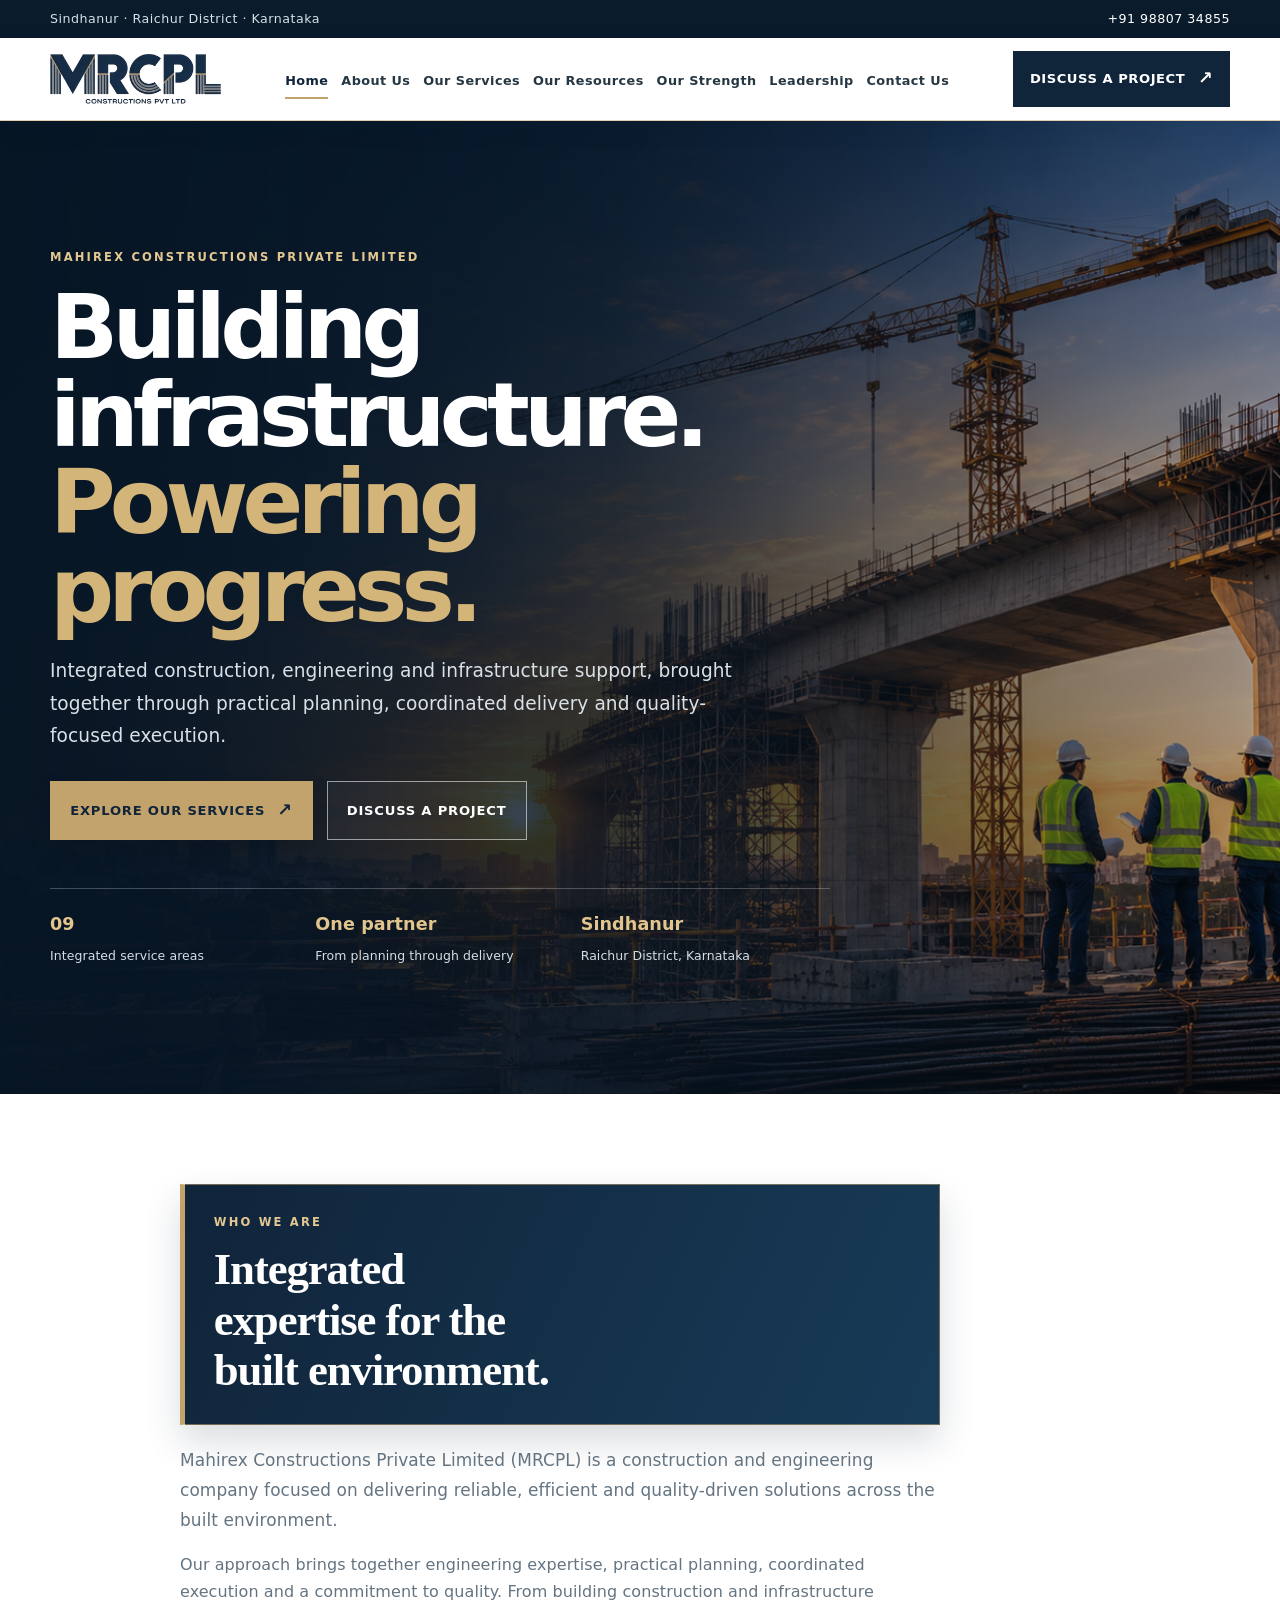
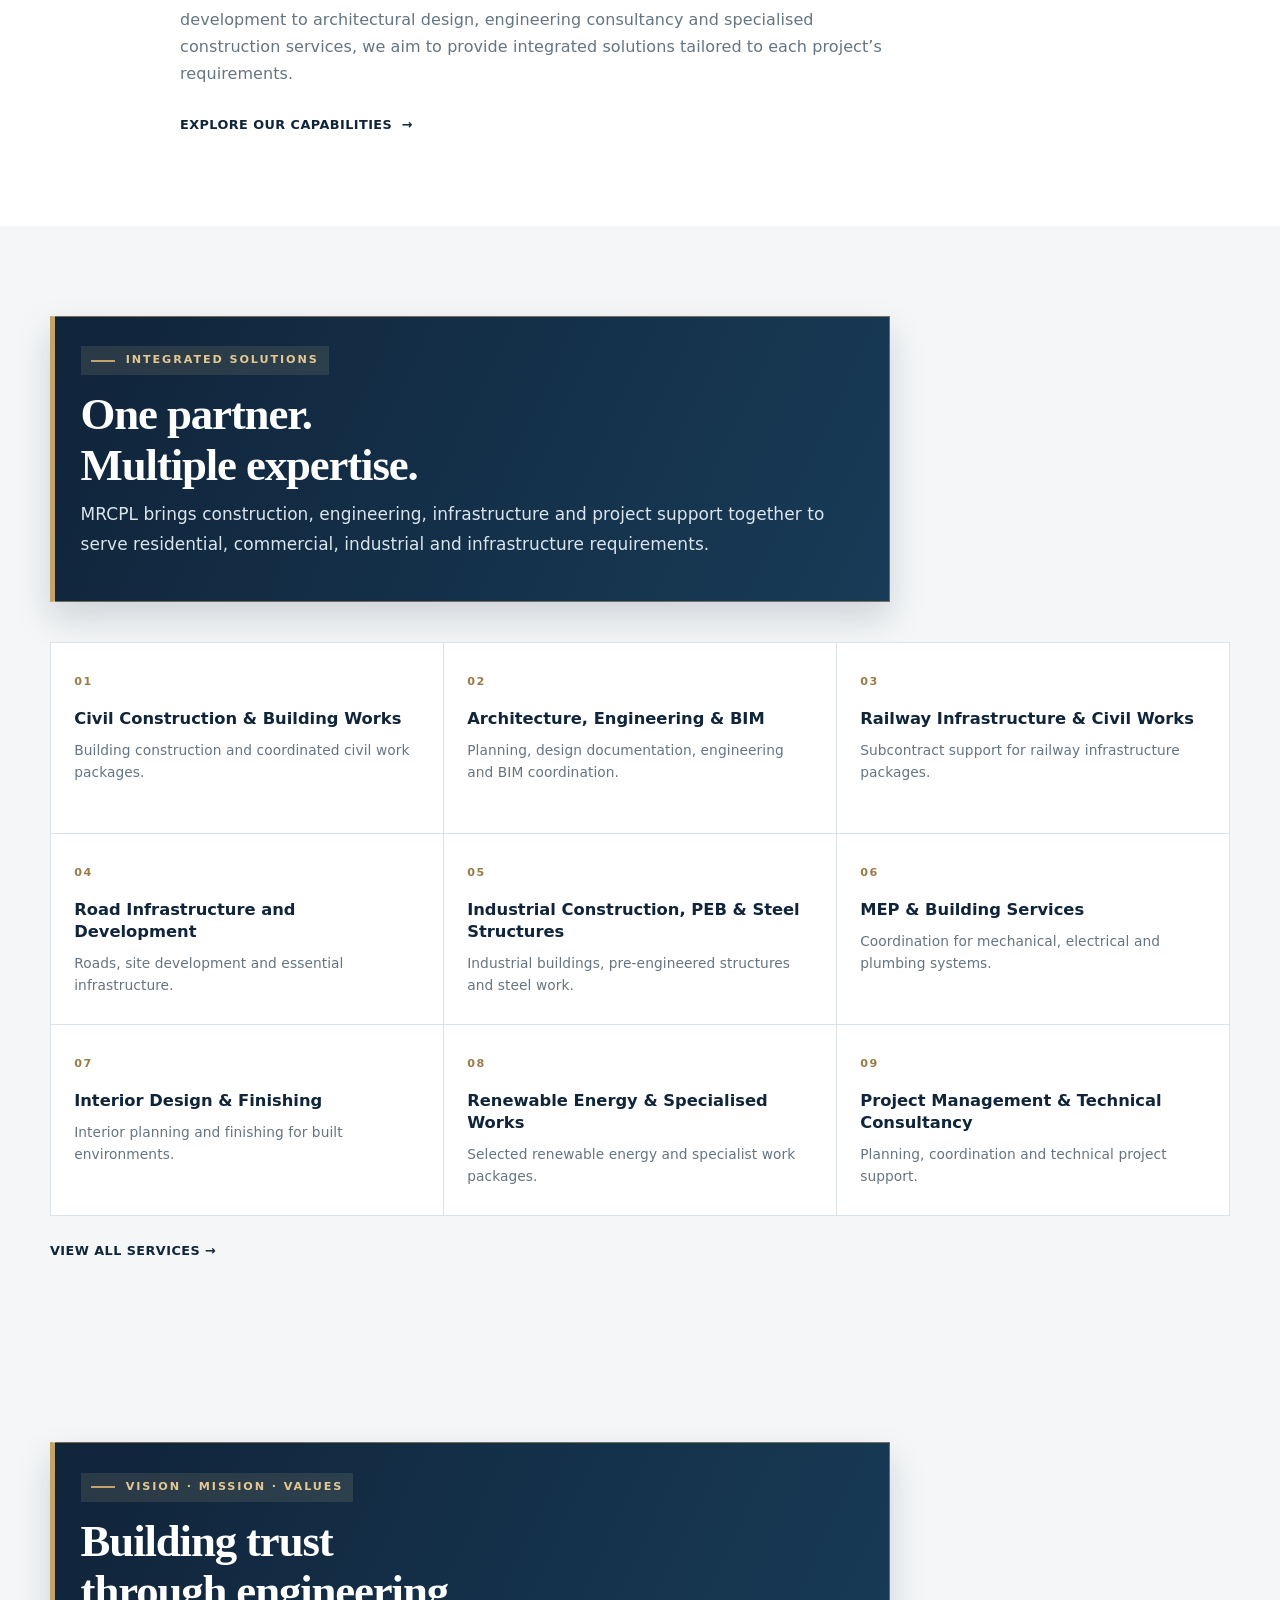
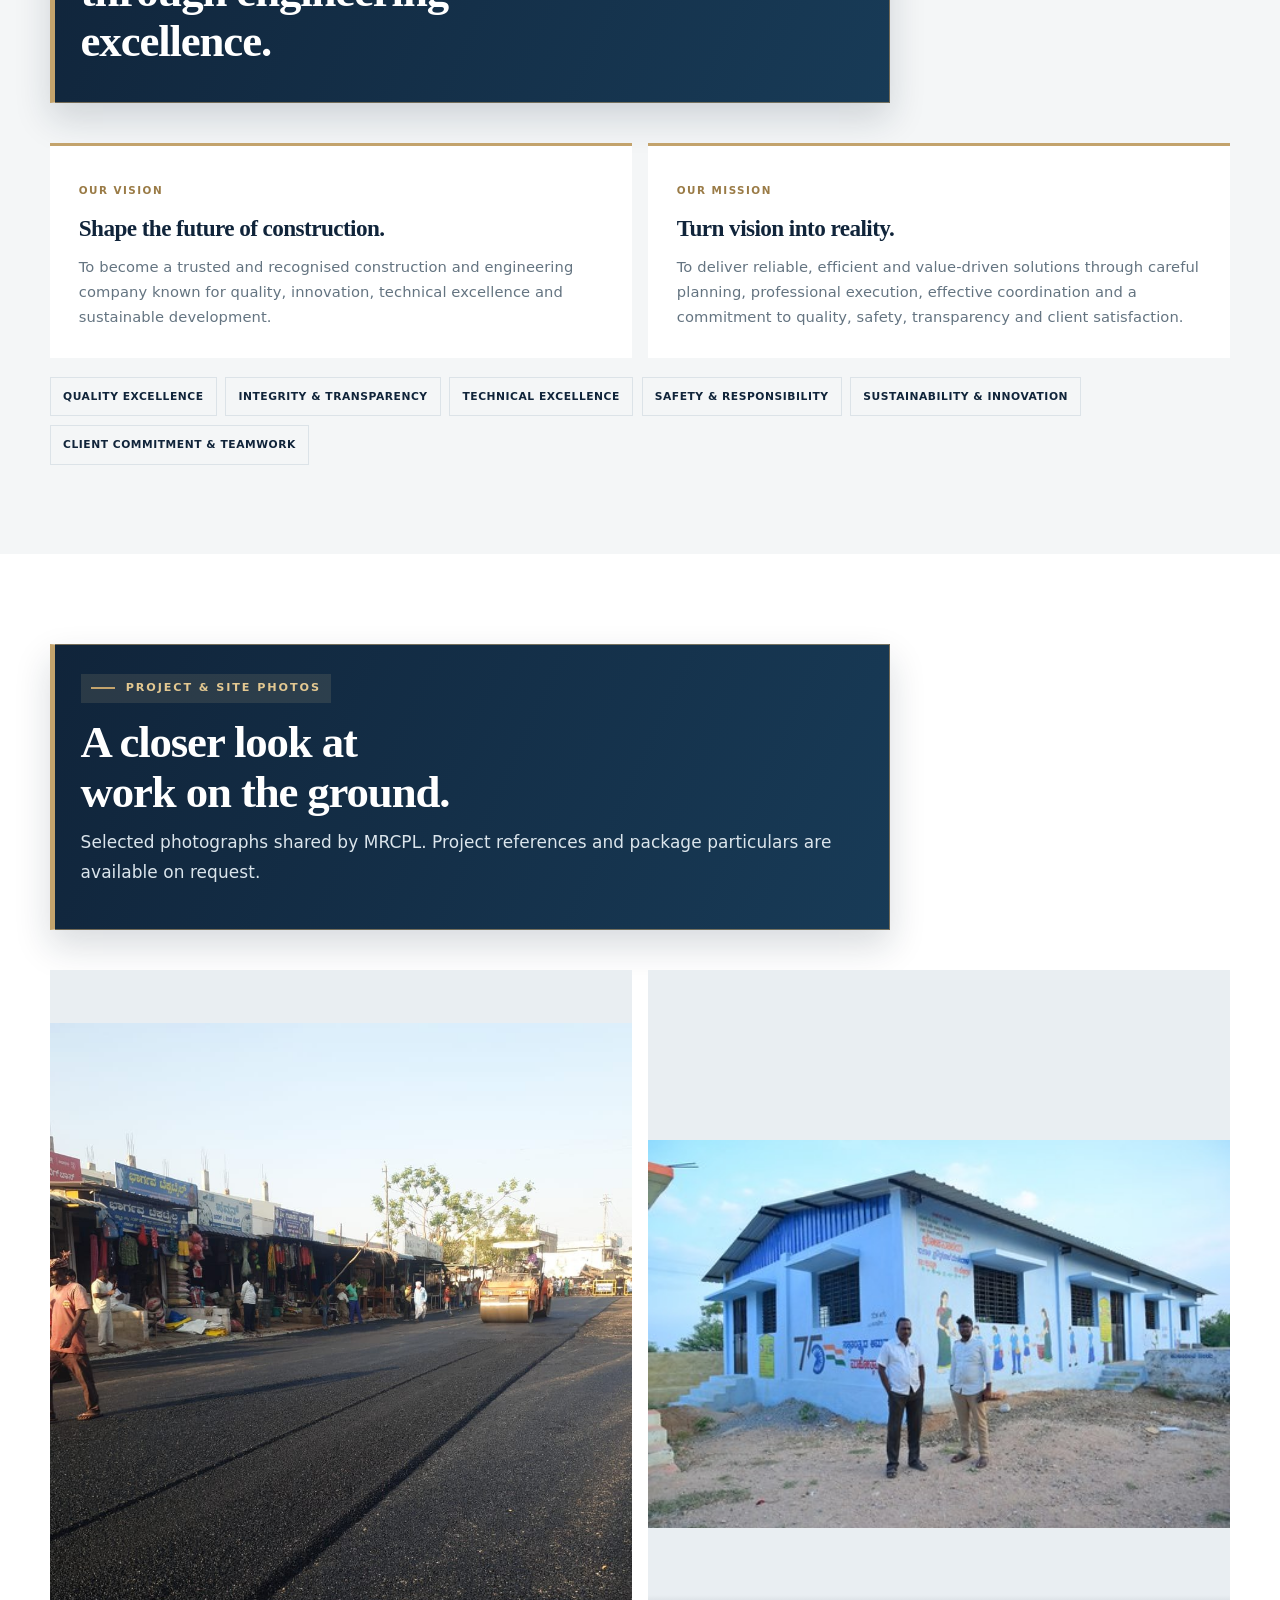
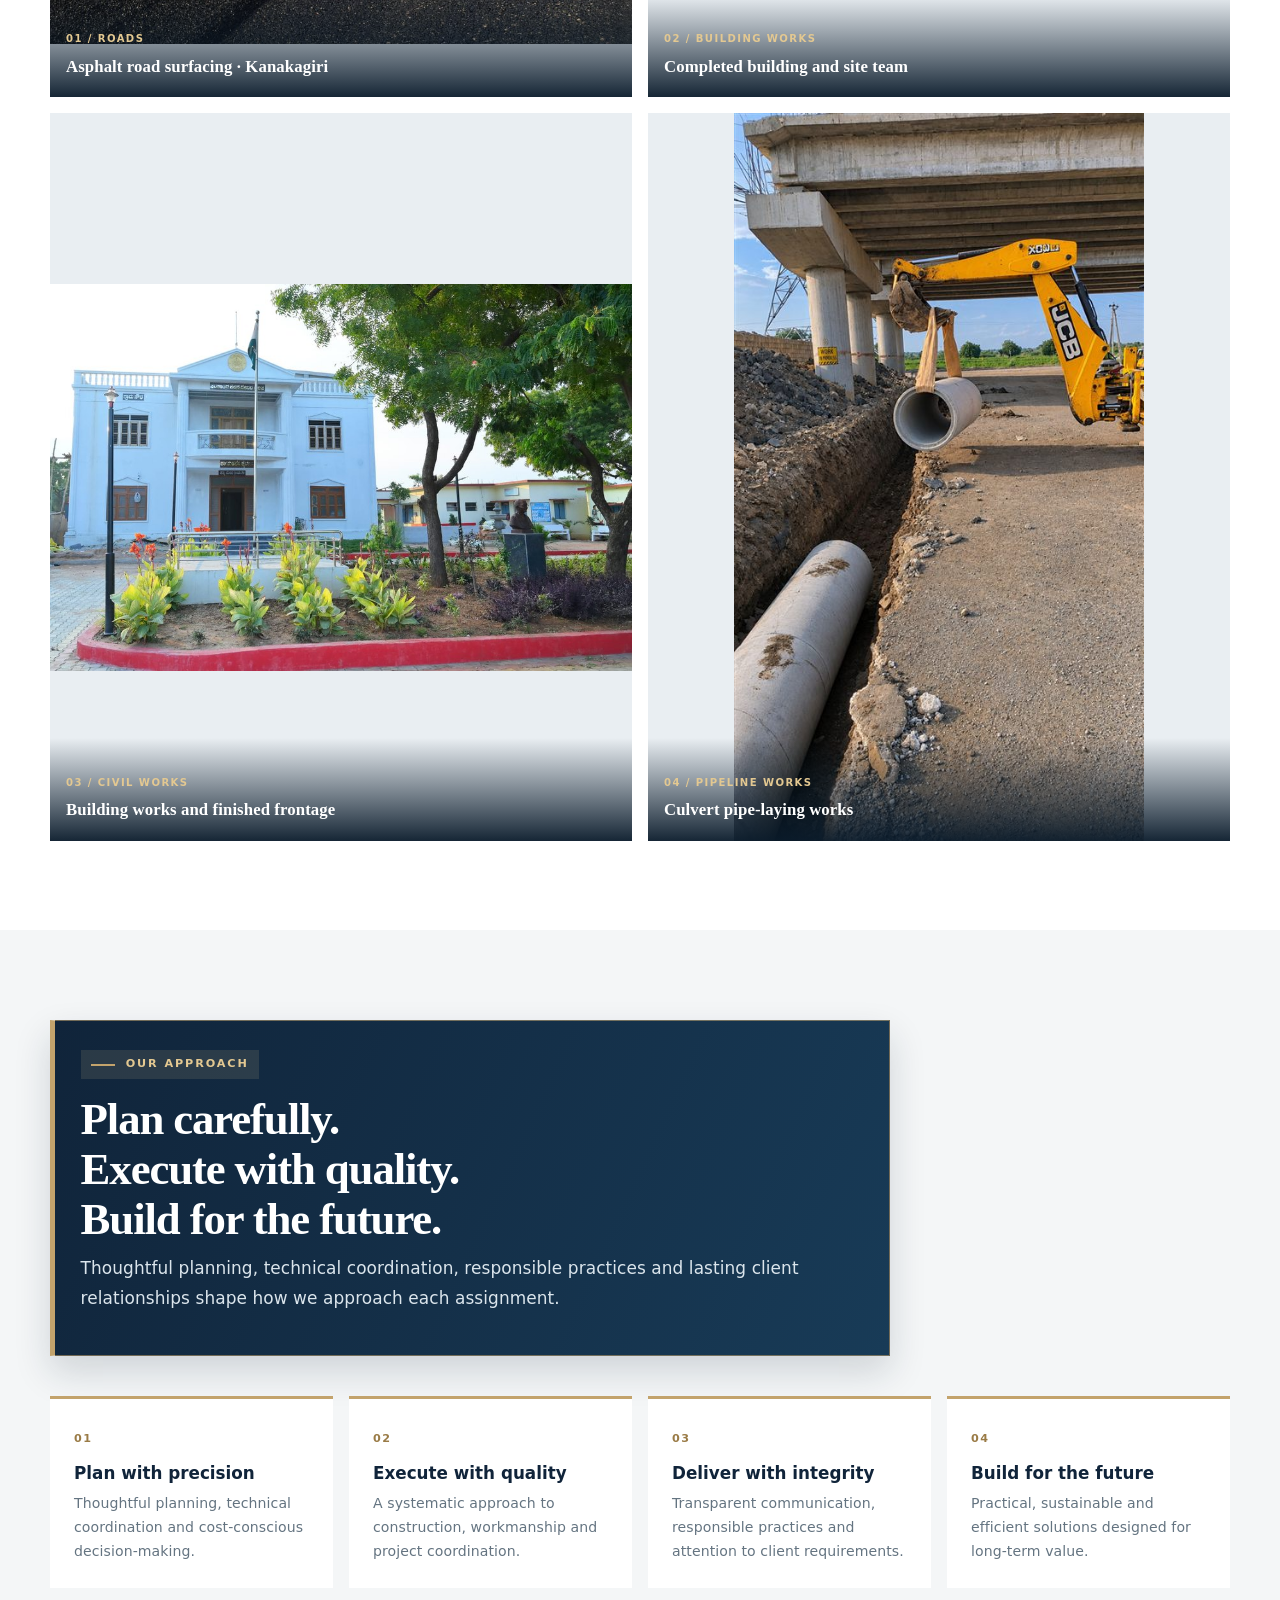
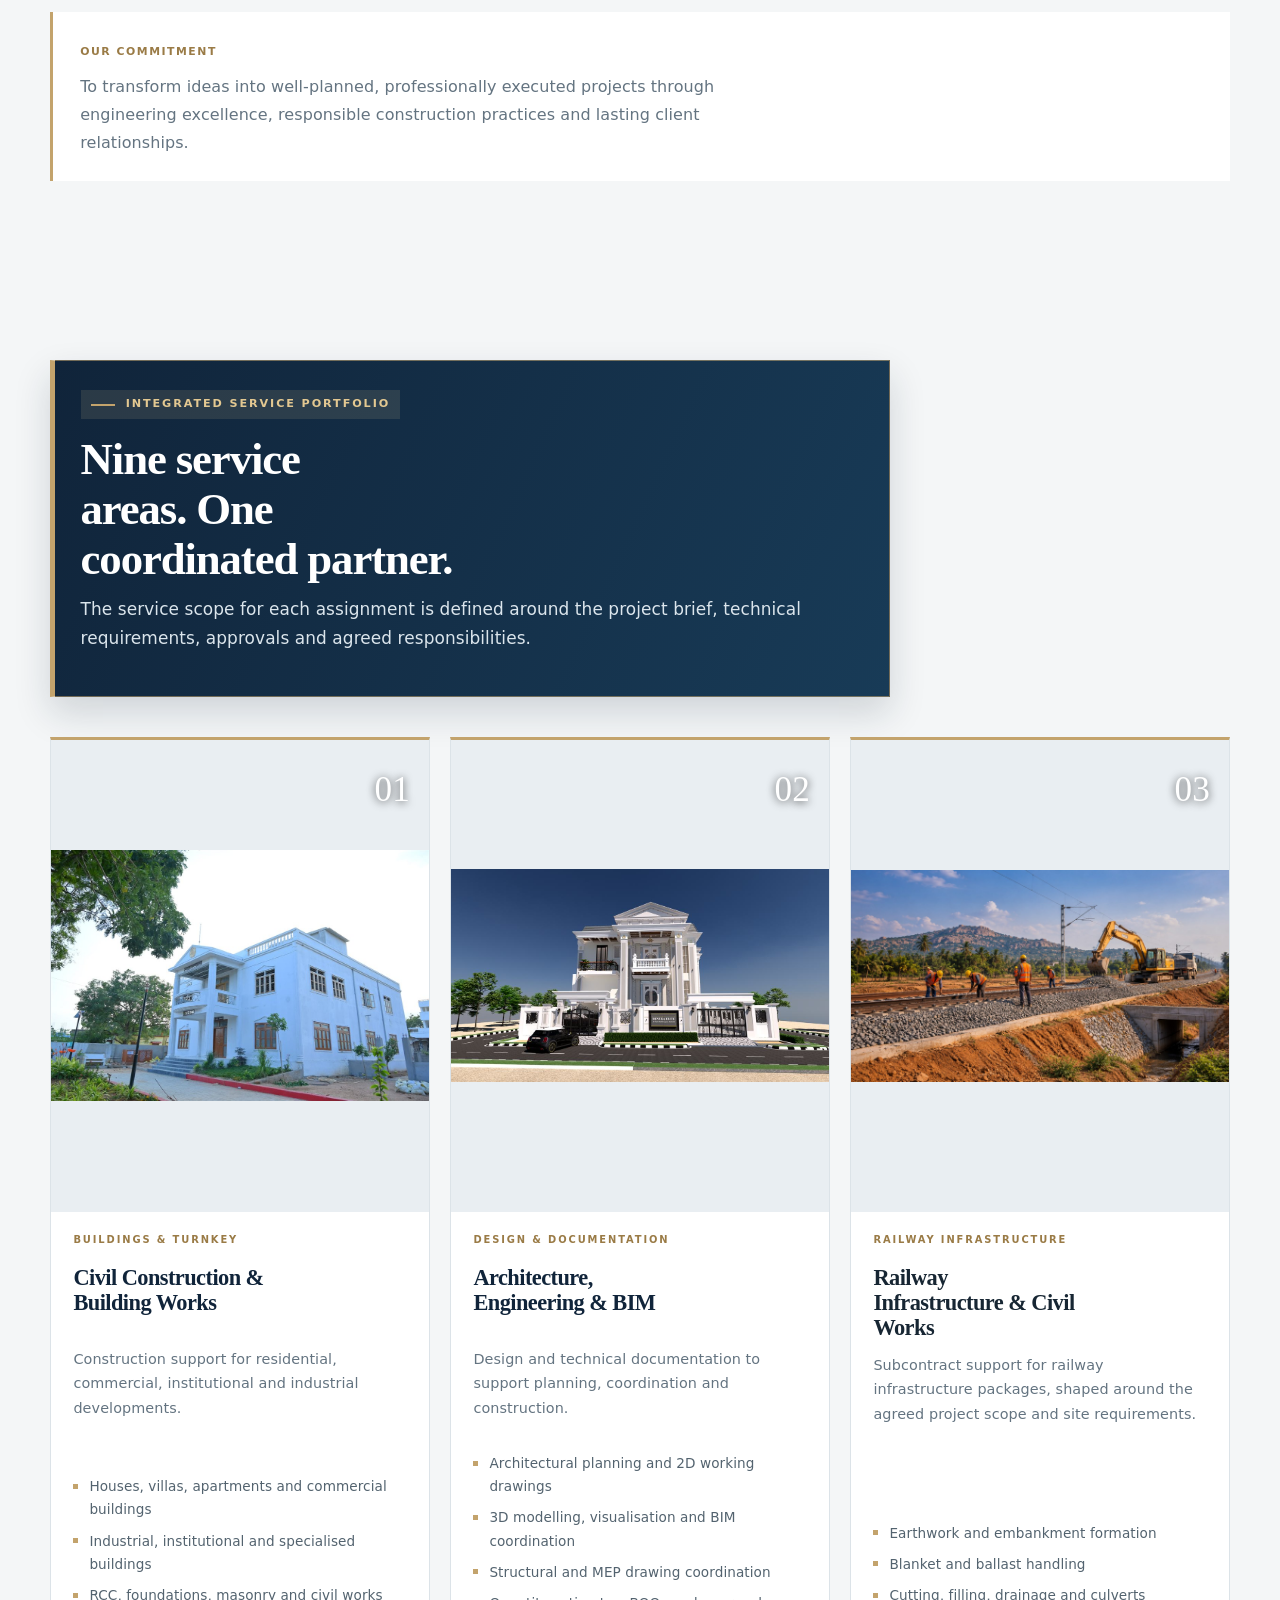
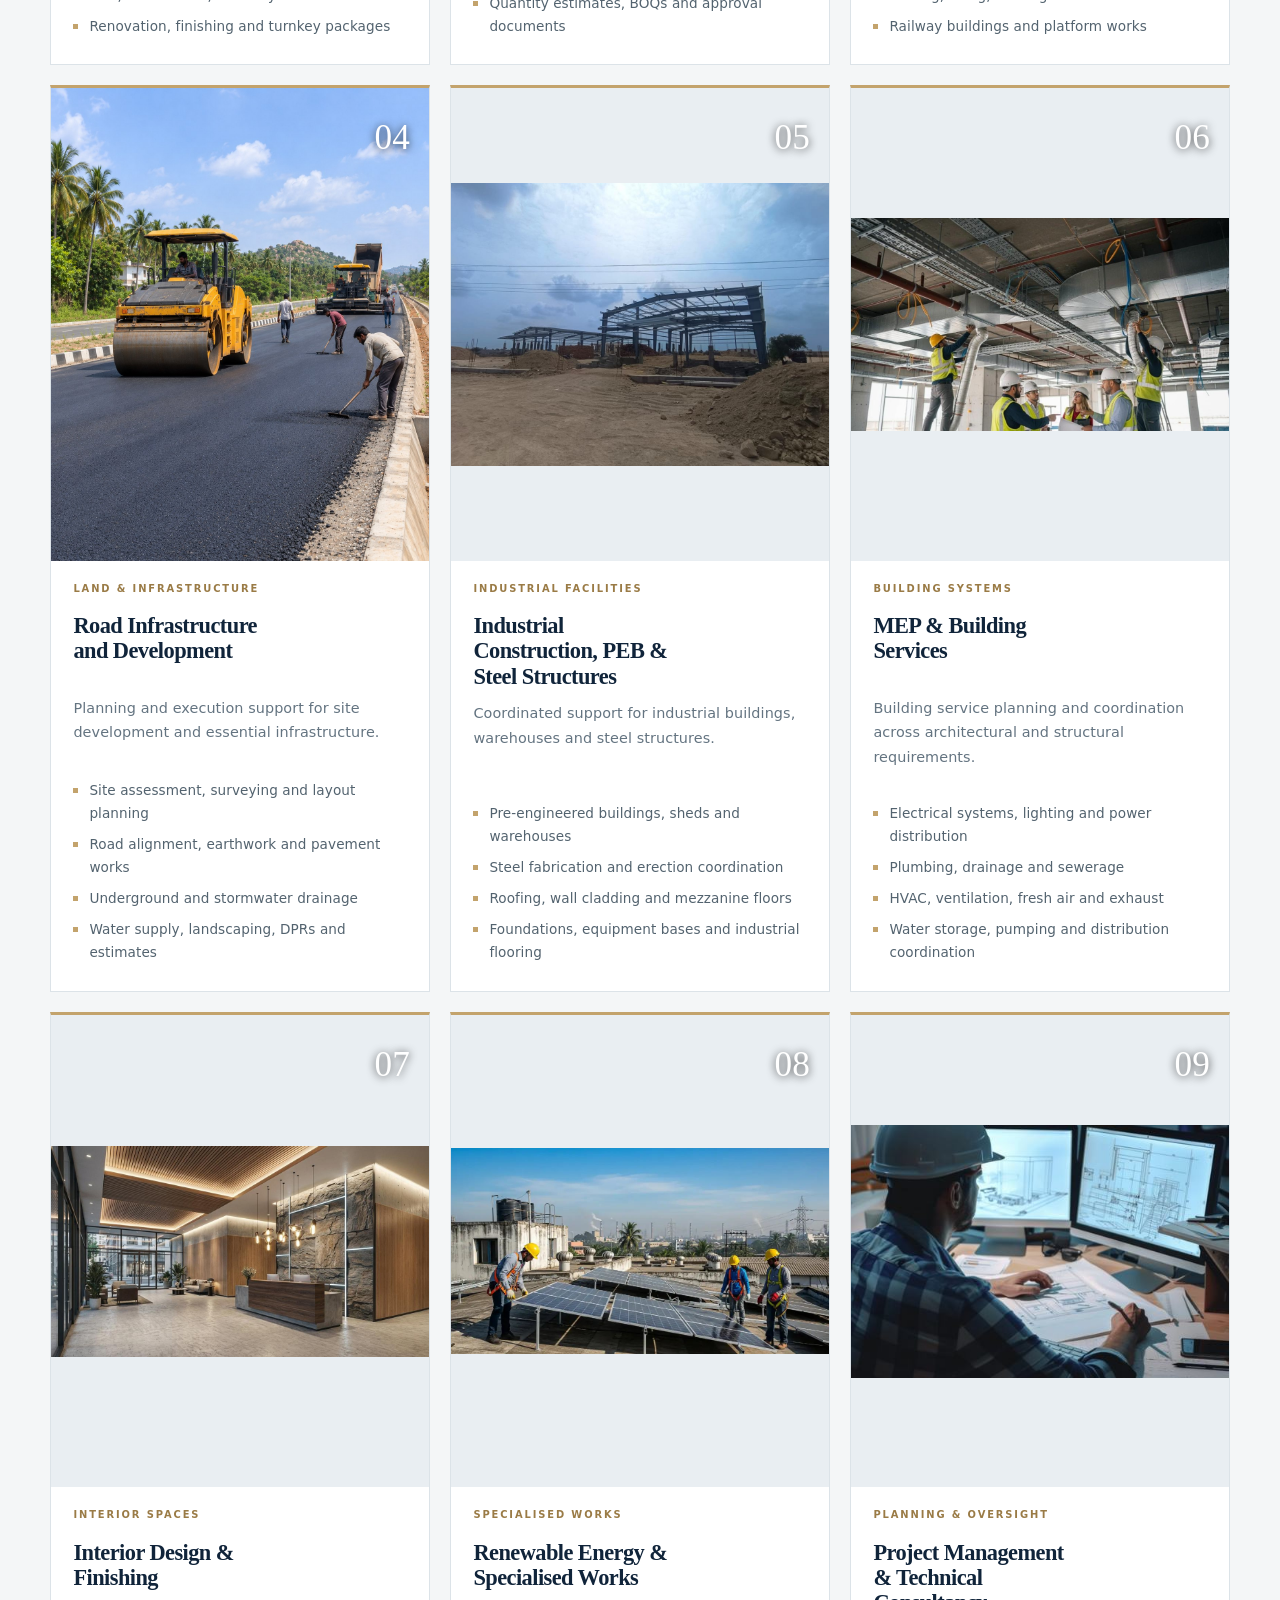
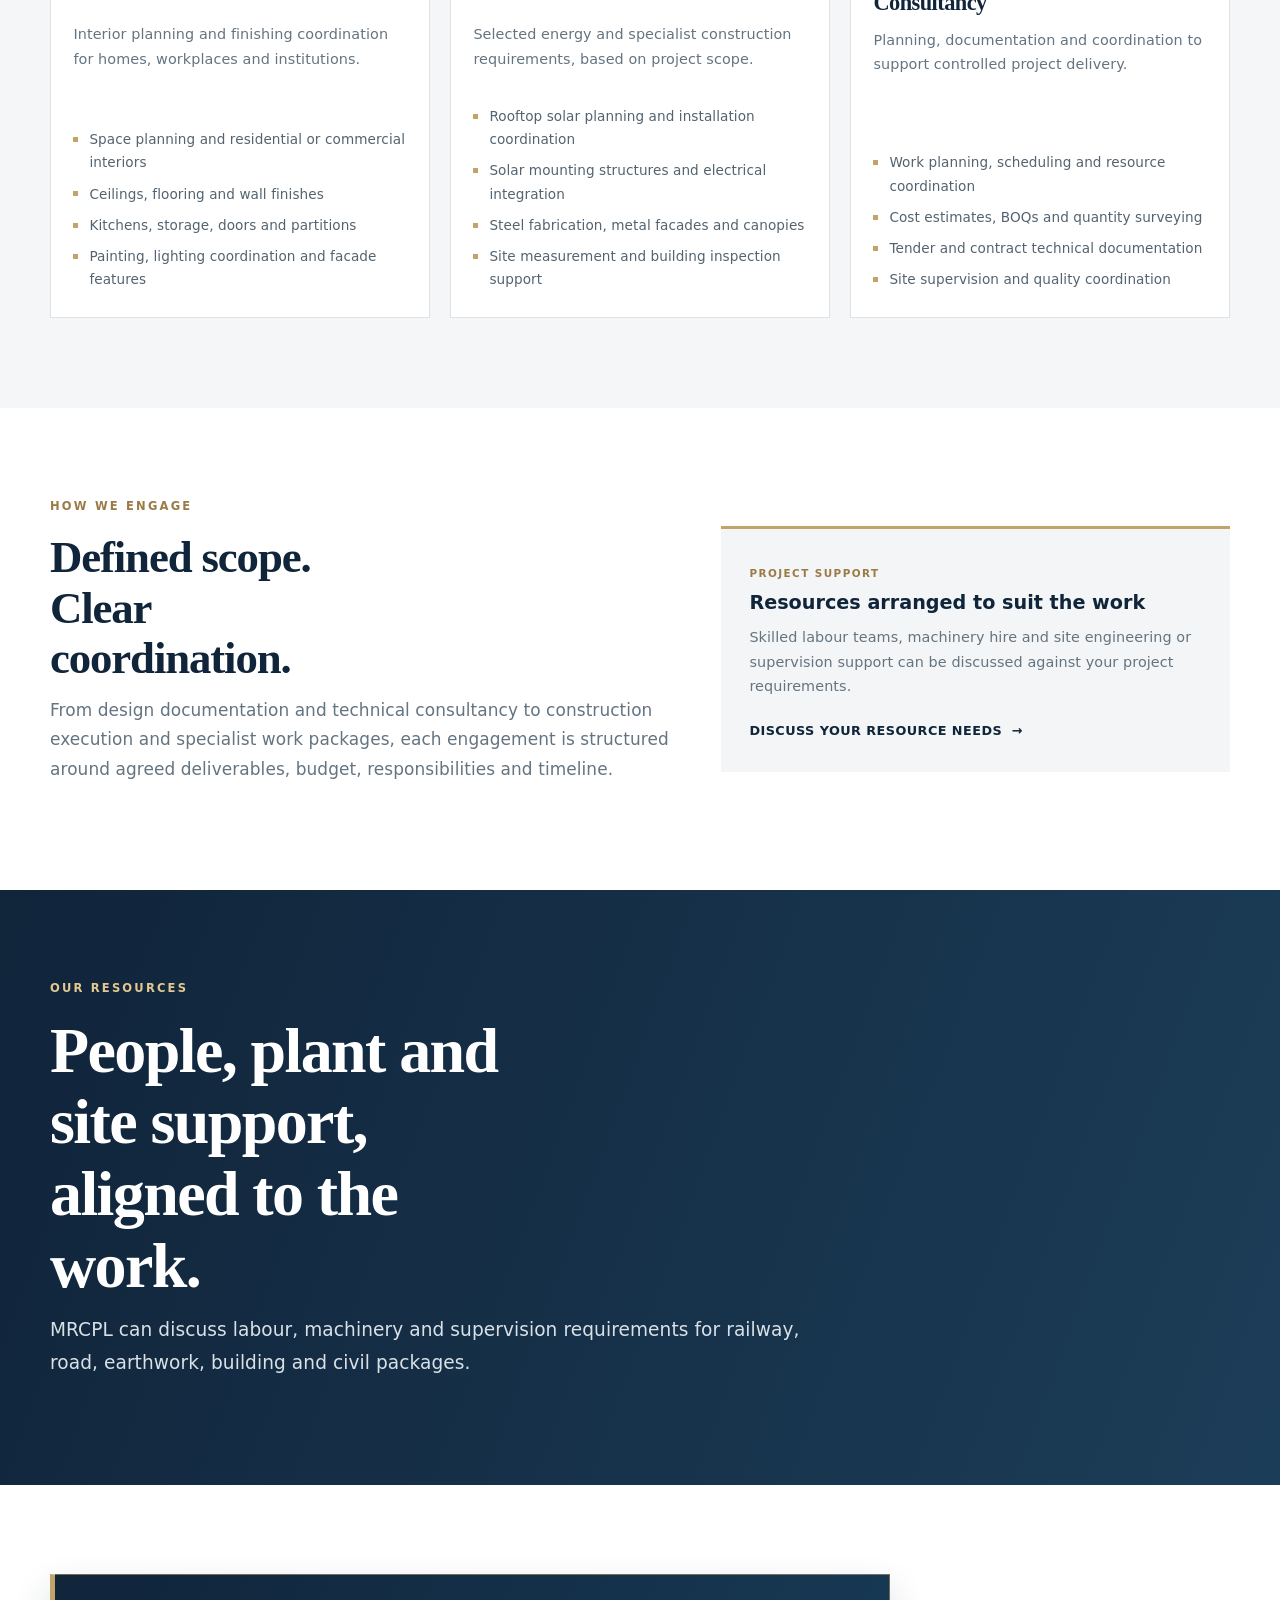
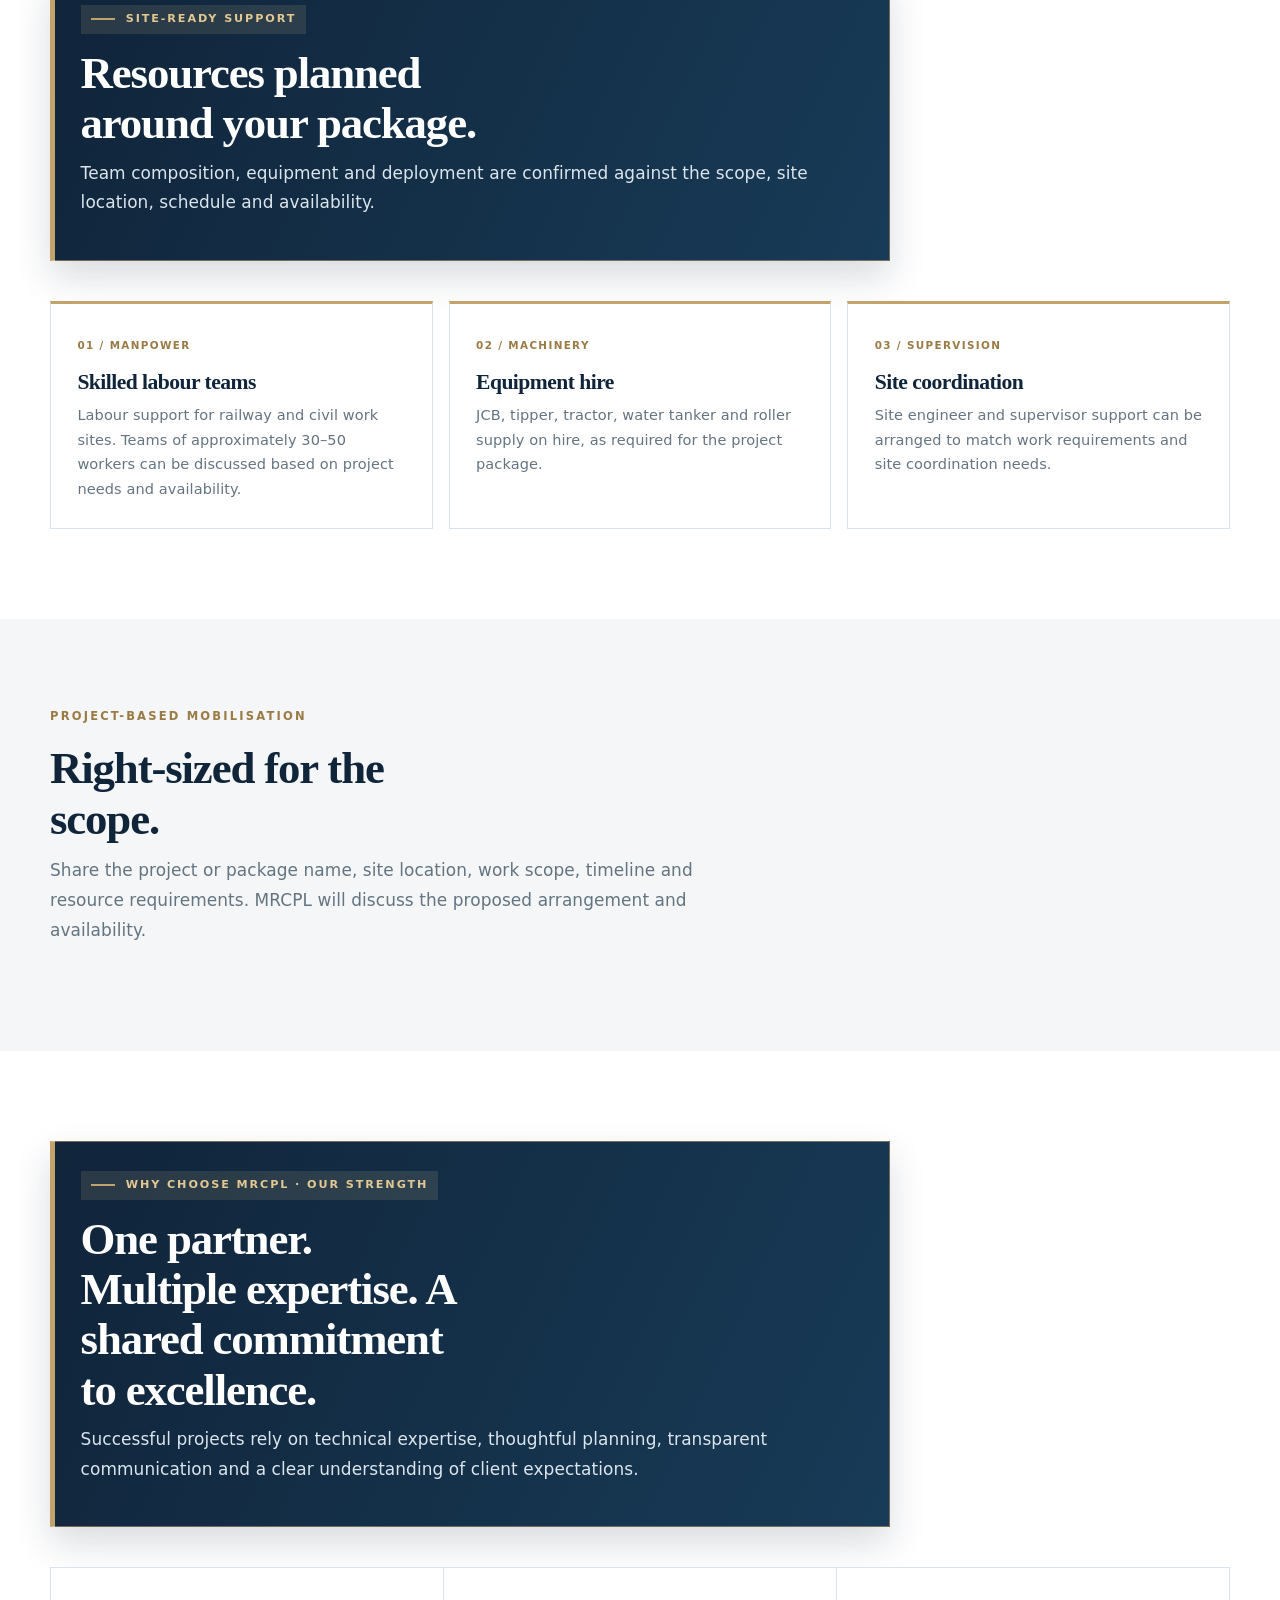
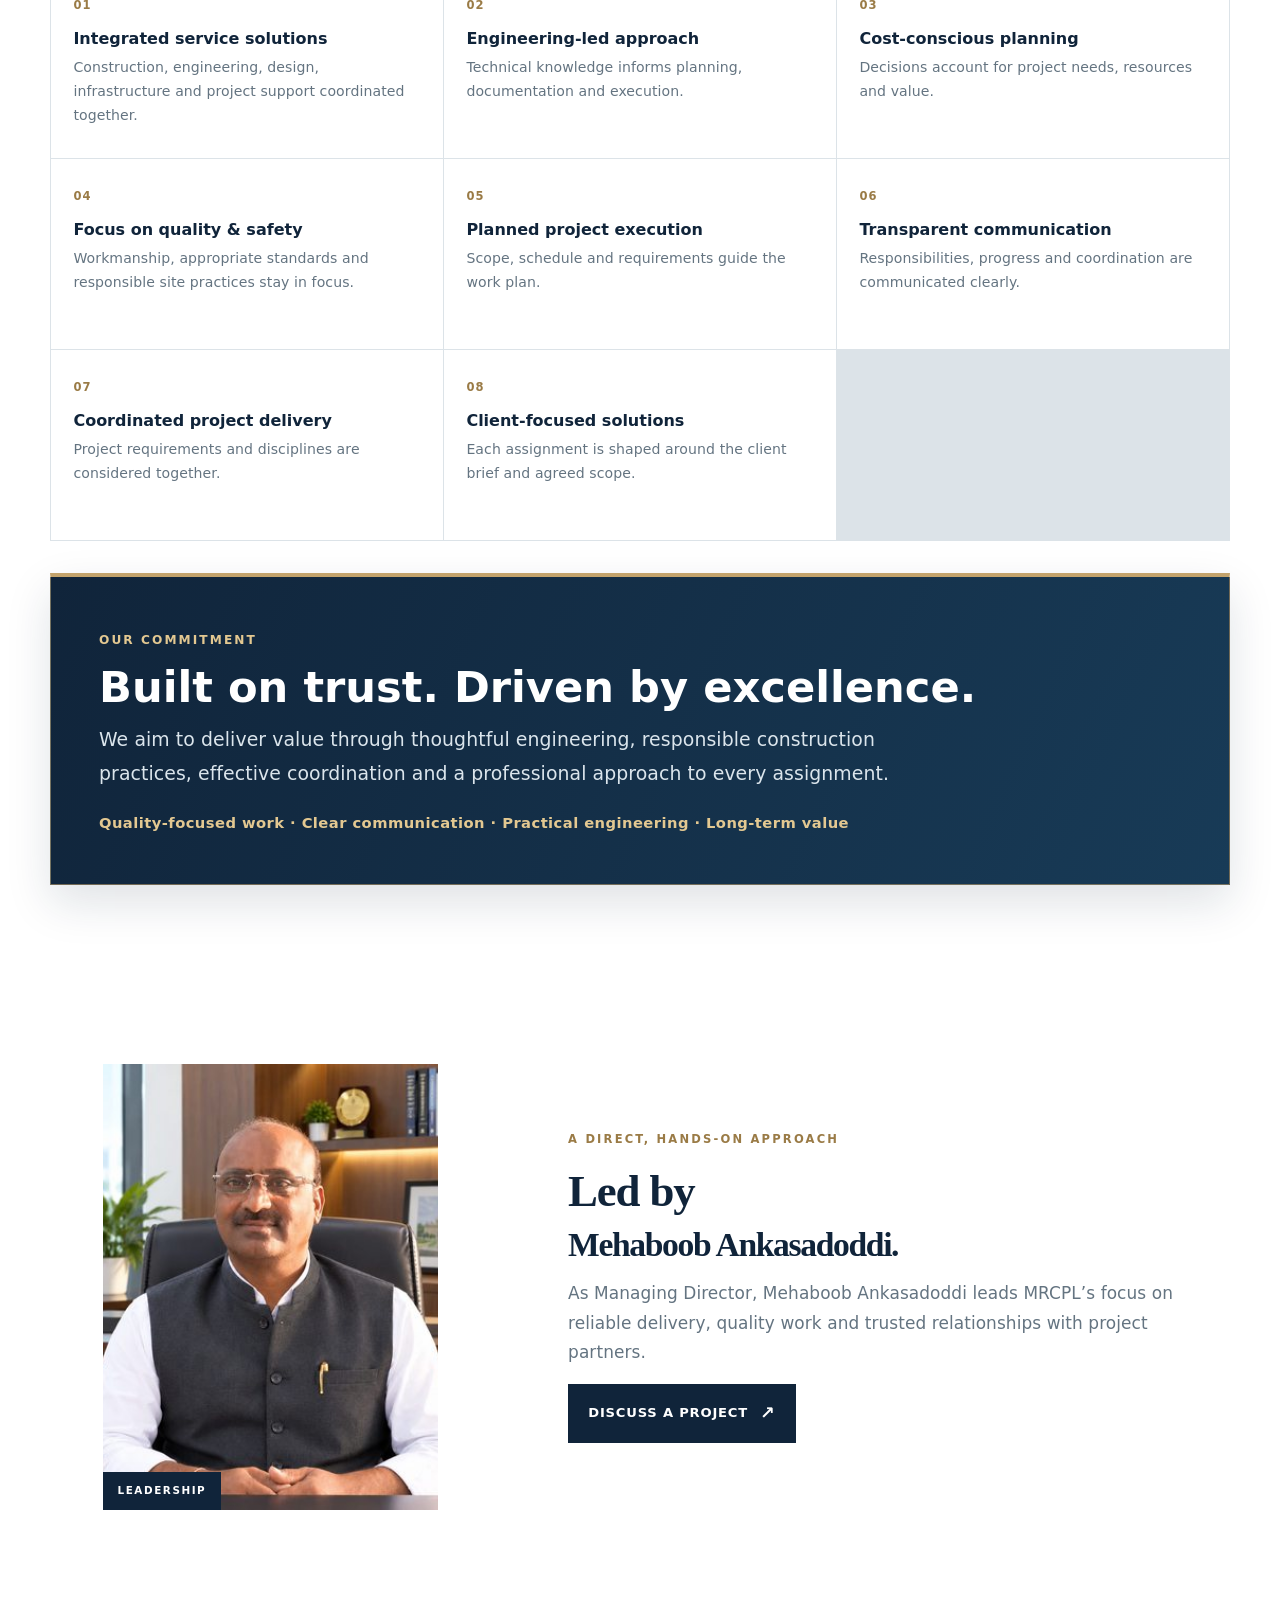
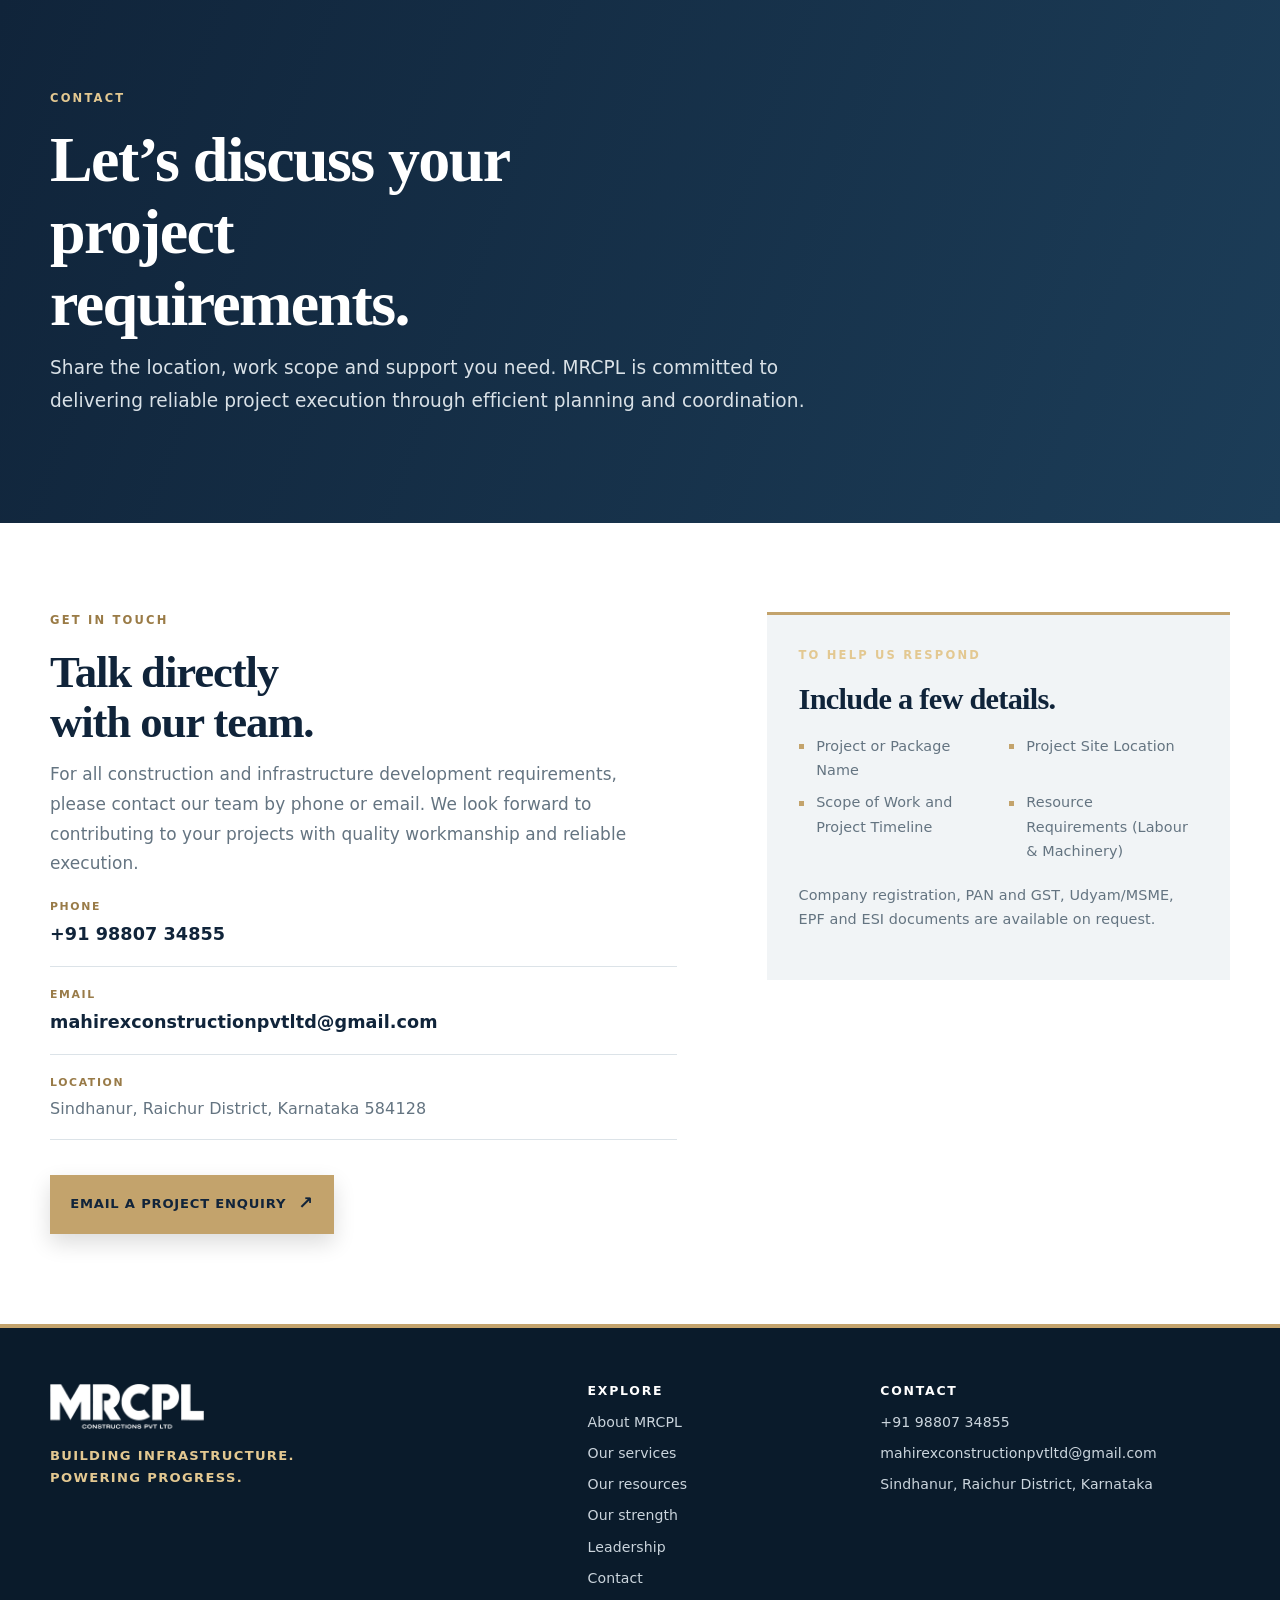
<file: index.html>
<!doctype html>
<html lang="en-IN"><head><meta charset="utf-8"><meta name="viewport" content="width=device-width,initial-scale=1">
<title>MRCPL Constructions | Railway, Road & Civil Works</title><meta name="description" content="Subcontracting support for railway, road, earthwork and civil works, with local teams and machinery serving Sindhanur and Raichur District.">
<link rel="canonical" href="https://pavankumar-dev1.github.io/mrcpl-site/">
<link rel="icon" href="favicon.ico" sizes="48x48"><link rel="icon" type="image/png" sizes="32x32" href="favicon-32.png"><link rel="icon" type="image/png" sizes="192x192" href="favicon-192.png"><link rel="apple-touch-icon" href="apple-touch-icon.png">
<meta name="theme-color" content="#10243a"><link rel="stylesheet" href="styles.css?v=service-highway-18"></head><body><a class="skip" href="#main">Skip to content</a><div class="topbar"><div class="wrap"><span>Sindhanur · Raichur District · Karnataka</span><a href="tel:+919880734855">+91 98807 34855</a></div></div>
<header class="site"><div class="wrap"><a class="brand" href="index.html#home" aria-label="MRCPL Constructions home"><img src="assets/logo.png?v=github-pages-assets-15" alt="MRCPL Constructions Pvt Ltd" width="180" height="46"></a><details class="mobile-menu"><summary class="menu-toggle" aria-label="Open navigation menu" aria-controls="mobile-navigation"><span></span><span></span><span></span></summary><nav id="mobile-navigation" class="site-nav" aria-label="Mobile navigation"><ul><li><a href="index.html#home" aria-current="page">Home</a></li><li><a href="index.html#about">About Us</a></li><li><a href="index.html#services">Our Services</a></li><li><a href="index.html#resources">Our Resources</a></li><li><a href="index.html#strengths">Our Strength</a></li><li><a href="index.html#leadership">Leadership</a></li><li><a href="index.html#contact">Contact Us</a></li><li class="mobile-project-link"><a href="index.html#contact">Discuss a project <span aria-hidden="true">↗</span></a></li></ul></nav></details><nav class="desktop-nav" aria-label="Main navigation"><ul><li><a href="index.html#home" aria-current="page">Home</a></li><li><a href="index.html#about">About Us</a></li><li><a href="index.html#services">Our Services</a></li><li><a href="index.html#resources">Our Resources</a></li><li><a href="index.html#strengths">Our Strength</a></li><li><a href="index.html#leadership">Leadership</a></li><li><a href="index.html#contact">Contact Us</a></li></ul></nav><a class="header-cta" href="index.html#contact">Discuss a project <span aria-hidden="true">↗</span></a></div></header><main id="main">
<section class="hero hero-premium" id="home"><div class="wrap hero-grid"><div class="hero-copy"><p class="eyebrow">Mahirex Constructions Private Limited</p><h1>Building infrastructure. <span>Powering progress.</span></h1><p class="hero-lede">Integrated construction, engineering and infrastructure support, brought together through practical planning, coordinated delivery and quality-focused execution.</p><div class="actions"><a class="btn btn-gold" href="#services">Explore our services <span aria-hidden="true">↗</span></a><a class="btn btn-outline" href="#contact">Discuss a project</a></div><div class="hero-proof"><span><strong>09</strong>Integrated service areas</span><span><strong>One partner</strong>From planning through delivery</span><span><strong>Sindhanur</strong>Raichur District, Karnataka</span></div></div></div></section>
<section class="section" id="about"><div class="wrap about-intro about-intro-text-only"><div class="about-copy"><div class="about-heading-highlight"><p class="eyebrow">WHO WE ARE</p><h2>Integrated expertise for the built environment.</h2></div><p class="lede">Mahirex Constructions Private Limited (MRCPL) is a construction and engineering company focused on delivering reliable, efficient and quality-driven solutions across the built environment.</p><p>Our approach brings together engineering expertise, practical planning, coordinated execution and a commitment to quality. From building construction and infrastructure development to architectural design, engineering consultancy and specialised construction services, we aim to provide integrated solutions tailored to each project’s requirements.</p><a class="text-link" href="#services">Explore our capabilities <span aria-hidden="true">→</span></a></div></div></section>

<section class="section section-muted"><div class="wrap"><div class="section-heading"><p class="eyebrow eyebrow-dark">INTEGRATED SOLUTIONS</p><h2>One partner. Multiple expertise.</h2><p class="lede">MRCPL brings construction, engineering, infrastructure and project support together to serve residential, commercial, industrial and infrastructure requirements.</p></div><div class="about-overview-grid"><article><span>01</span><h3>Civil Construction &amp; Building Works</h3><p>Building construction and coordinated civil work packages.</p></article><article><span>02</span><h3>Architecture, Engineering &amp; BIM</h3><p>Planning, design documentation, engineering and BIM coordination.</p></article><article><span>03</span><h3>Railway Infrastructure &amp; Civil Works</h3><p>Subcontract support for railway infrastructure packages.</p></article><article><span>04</span><h3>Road Infrastructure and Development</h3><p>Roads, site development and essential infrastructure.</p></article><article><span>05</span><h3>Industrial Construction, PEB &amp; Steel Structures</h3><p>Industrial buildings, pre-engineered structures and steel work.</p></article><article><span>06</span><h3>MEP &amp; Building Services</h3><p>Coordination for mechanical, electrical and plumbing systems.</p></article><article><span>07</span><h3>Interior Design &amp; Finishing</h3><p>Interior planning and finishing for built environments.</p></article><article><span>08</span><h3>Renewable Energy &amp; Specialised Works</h3><p>Selected renewable energy and specialist work packages.</p></article><article><span>09</span><h3>Project Management &amp; Technical Consultancy</h3><p>Planning, coordination and technical project support.</p></article></div><a class="text-link about-overview-link" href="index.html#services">View all services <span aria-hidden="true">→</span></a></div></section>

<section class="section about-purpose-section"><div class="wrap"><div class="section-heading"><p class="eyebrow eyebrow-dark">VISION · MISSION · VALUES</p><h2>Building trust through engineering excellence.</h2></div><div class="about-purpose-grid"><article><span>OUR VISION</span><h3>Shape the future of construction.</h3><p>To become a trusted and recognised construction and engineering company known for quality, innovation, technical excellence and sustainable development.</p></article><article><span>OUR MISSION</span><h3>Turn vision into reality.</h3><p>To deliver reliable, efficient and value-driven solutions through careful planning, professional execution, effective coordination and a commitment to quality, safety, transparency and client satisfaction.</p></article></div><div class="about-values"><span>QUALITY EXCELLENCE</span><span>INTEGRITY &amp; TRANSPARENCY</span><span>TECHNICAL EXCELLENCE</span><span>SAFETY &amp; RESPONSIBILITY</span><span>SUSTAINABILITY &amp; INNOVATION</span><span>CLIENT COMMITMENT &amp; TEAMWORK</span></div></div></section>
<section class="section about-gallery-section"><div class="wrap"><div class="section-heading"><p class="eyebrow eyebrow-dark">PROJECT &amp; SITE PHOTOS</p><h2>A closer look at work on the ground.</h2><p class="lede">Selected photographs shared by MRCPL. Project references and package particulars are available on request.</p></div><div class="about-photo-grid">
<figure><img src="assets/photos/road-asphalt-kanakagiri.jpg?v=github-pages-assets-15" alt="Asphalt road surfacing with a road roller working on site" loading="lazy"><figcaption><span>01 / ROADS</span><strong>Asphalt road surfacing · Kanakagiri</strong></figcaption></figure>
<figure><img src="assets/photos/building-with-team.jpg?v=github-pages-assets-15" alt="Two team members at a completed building" loading="lazy"><figcaption><span>02 / BUILDING WORKS</span><strong>Completed building and site team</strong></figcaption></figure>
<figure><img src="assets/photos/building-front.jpg?v=github-pages-assets-15" alt="Completed public building with landscaped frontage" loading="lazy"><figcaption><span>03 / CIVIL WORKS</span><strong>Building works and finished frontage</strong></figcaption></figure>
<figure><img src="assets/photos/culvert-pipe-laying.jpg?v=github-pages-assets-15" alt="JCB lifting a concrete culvert pipe into a prepared trench beneath a bridge" loading="lazy"><figcaption><span>04 / PIPELINE WORKS</span><strong>Culvert pipe-laying works</strong></figcaption></figure>
</div></div></section>
<section class="section section-muted"><div class="wrap"><div class="section-heading"><p class="eyebrow eyebrow-dark">OUR APPROACH</p><h2>Plan carefully. Execute with quality. Build for the future.</h2><p class="lede">Thoughtful planning, technical coordination, responsible practices and lasting client relationships shape how we approach each assignment.</p></div><div class="about-approach-grid"><article><span>01</span><h3>Plan with precision</h3><p>Thoughtful planning, technical coordination and cost-conscious decision-making.</p></article><article><span>02</span><h3>Execute with quality</h3><p>A systematic approach to construction, workmanship and project coordination.</p></article><article><span>03</span><h3>Deliver with integrity</h3><p>Transparent communication, responsible practices and attention to client requirements.</p></article><article><span>04</span><h3>Build for the future</h3><p>Practical, sustainable and efficient solutions designed for long-term value.</p></article></div><div class="about-approach-commitment"><strong>OUR COMMITMENT</strong><p>To transform ideas into well-planned, professionally executed projects through engineering excellence, responsible construction practices and lasting client relationships.</p></div></div></section>
<section class="section section-muted service-portfolio" id="services"><div class="wrap"><div class="section-heading"><p class="eyebrow eyebrow-dark">INTEGRATED SERVICE PORTFOLIO</p><h2>Nine service areas. One coordinated partner.</h2><p class="lede">The service scope for each assignment is defined around the project brief, technical requirements, approvals and agreed responsibilities.</p></div><div class="service-portfolio-grid">
<article class="portfolio-card" id="civil"><img class="portfolio-photo" src="assets/photos/portfolio-civil-building.jpg?v=github-pages-assets-15" alt="Completed white institutional building with landscaped grounds" loading="lazy"><span class="portfolio-number">01</span><p class="eyebrow eyebrow-dark">BUILDINGS &amp; TURNKEY</p><h3>Civil Construction &amp; Building Works</h3><p>Construction support for residential, commercial, institutional and industrial developments.</p><ul class="scope-list"><li>Houses, villas, apartments and commercial buildings</li><li>Industrial, institutional and specialised buildings</li><li>RCC, foundations, masonry and civil works</li><li>Renovation, finishing and turnkey packages</li></ul></article>
<article class="portfolio-card" id="architecture"><img class="portfolio-photo" src="assets/photos/portfolio-architecture.jpg?v=github-pages-assets-15" alt="Architectural building visualisation and BIM design workspace" loading="lazy"><span class="portfolio-number">02</span><p class="eyebrow eyebrow-dark">DESIGN &amp; DOCUMENTATION</p><h3>Architecture, Engineering &amp; BIM</h3><p>Design and technical documentation to support planning, coordination and construction.</p><ul class="scope-list"><li>Architectural planning and 2D working drawings</li><li>3D modelling, visualisation and BIM coordination</li><li>Structural and MEP drawing coordination</li><li>Quantity estimates, BOQs and approval documents</li></ul></article>
<article class="portfolio-card portfolio-card-railway" id="railway"><img class="portfolio-photo" src="assets/photos/portfolio-railway.jpg?v=github-pages-assets-15" alt="Railway track formation and ballast work with earthmoving equipment and a drainage culvert" loading="lazy"><span class="portfolio-number">03</span><p class="eyebrow eyebrow-dark">RAILWAY INFRASTRUCTURE</p><h3>Railway Infrastructure &amp; Civil Works</h3><p>Subcontract support for railway infrastructure packages, shaped around the agreed project scope and site requirements.</p><ul class="scope-list"><li>Earthwork and embankment formation</li><li>Blanket and ballast handling</li><li>Cutting, filling, drainage and culverts</li><li>Railway buildings and platform works</li></ul></article>
<article class="portfolio-card" id="roads"><img class="portfolio-photo" src="assets/photos/road-infrastructure-highway.jpg?v=roadworks-highway-18" alt="Road surfacing work in progress" loading="lazy"><span class="portfolio-number">04</span><p class="eyebrow eyebrow-dark">LAND &amp; INFRASTRUCTURE</p><h3>Road Infrastructure and Development</h3><p>Planning and execution support for site development and essential infrastructure.</p><ul class="scope-list"><li>Site assessment, surveying and layout planning</li><li>Road alignment, earthwork and pavement works</li><li>Underground and stormwater drainage</li><li>Water supply, landscaping, DPRs and estimates</li></ul></article>
<article class="portfolio-card" id="industrial"><img class="portfolio-photo" src="assets/photos/portfolio-industrial.jpg?v=github-pages-assets-15" alt="Steel structure under construction for an industrial facility" loading="lazy"><span class="portfolio-number">05</span><p class="eyebrow eyebrow-dark">INDUSTRIAL FACILITIES</p><h3>Industrial Construction, PEB &amp; Steel Structures</h3><p>Coordinated support for industrial buildings, warehouses and steel structures.</p><ul class="scope-list"><li>Pre-engineered buildings, sheds and warehouses</li><li>Steel fabrication and erection coordination</li><li>Roofing, wall cladding and mezzanine floors</li><li>Foundations, equipment bases and industrial flooring</li></ul></article>
<article class="portfolio-card" id="mep"><img class="portfolio-photo" src="assets/photos/portfolio-mep.jpg?v=github-pages-assets-15" alt="MEP installation work inside a building" loading="lazy"><span class="portfolio-number">06</span><p class="eyebrow eyebrow-dark">BUILDING SYSTEMS</p><h3>MEP &amp; Building Services</h3><p>Building service planning and coordination across architectural and structural requirements.</p><ul class="scope-list"><li>Electrical systems, lighting and power distribution</li><li>Plumbing, drainage and sewerage</li><li>HVAC, ventilation, fresh air and exhaust</li><li>Water storage, pumping and distribution coordination</li></ul></article>
<article class="portfolio-card" id="interiors"><img class="portfolio-photo" src="assets/photos/portfolio-interiors.jpg?v=github-pages-assets-15" alt="Finished contemporary building interior" loading="lazy"><span class="portfolio-number">07</span><p class="eyebrow eyebrow-dark">INTERIOR SPACES</p><h3>Interior Design &amp; Finishing</h3><p>Interior planning and finishing coordination for homes, workplaces and institutions.</p><ul class="scope-list"><li>Space planning and residential or commercial interiors</li><li>Ceilings, flooring and wall finishes</li><li>Kitchens, storage, doors and partitions</li><li>Painting, lighting coordination and facade features</li></ul></article>
<article class="portfolio-card" id="energy"><img class="portfolio-photo" src="assets/photos/portfolio-renewable.jpg?v=github-pages-assets-15" alt="Rooftop solar installation" loading="lazy"><span class="portfolio-number">08</span><p class="eyebrow eyebrow-dark">SPECIALISED WORKS</p><h3>Renewable Energy &amp; Specialised Works</h3><p>Selected energy and specialist construction requirements, based on project scope.</p><ul class="scope-list"><li>Rooftop solar planning and installation coordination</li><li>Solar mounting structures and electrical integration</li><li>Steel fabrication, metal facades and canopies</li><li>Site measurement and building inspection support</li></ul></article>
<article class="portfolio-card" id="management"><img class="portfolio-photo" src="assets/photos/portfolio-management.jpg?v=github-pages-assets-15" alt="Project planning and technical coordination" loading="lazy"><span class="portfolio-number">09</span><p class="eyebrow eyebrow-dark">PLANNING &amp; OVERSIGHT</p><h3>Project Management &amp; Technical Consultancy</h3><p>Planning, documentation and coordination to support controlled project delivery.</p><ul class="scope-list"><li>Work planning, scheduling and resource coordination</li><li>Cost estimates, BOQs and quantity surveying</li><li>Tender and contract technical documentation</li><li>Site supervision and quality coordination</li></ul></article>
</div></div></section>
<section class="section"><div class="wrap service-delivery"><div><p class="eyebrow eyebrow-dark">HOW WE ENGAGE</p><h2>Defined scope. Clear coordination.</h2><p class="lede">From design documentation and technical consultancy to construction execution and specialist work packages, each engagement is structured around agreed deliverables, budget, responsibilities and timeline.</p></div><aside id="site-support"><span>PROJECT SUPPORT</span><h3>Resources arranged to suit the work</h3><p>Skilled labour teams, machinery hire and site engineering or supervision support can be discussed against your project requirements.</p><a class="text-link" href="#contact">Discuss your resource needs <span aria-hidden="true">→</span></a></aside></div></section>
<section class="page-hero" id="resources"><div class="wrap"><p class="eyebrow">OUR RESOURCES</p><h1>People, plant and site support, aligned to the work.</h1><p class="hero-lede">MRCPL can discuss labour, machinery and supervision requirements for railway, road, earthwork, building and civil packages.</p></div></section>
<section class="section"><div class="wrap"><div class="section-heading"><p class="eyebrow eyebrow-dark">SITE-READY SUPPORT</p><h2>Resources planned around your package.</h2><p class="lede">Team composition, equipment and deployment are confirmed against the scope, site location, schedule and availability.</p></div><div class="resource-grid">
<article><span>01 / MANPOWER</span><h3>Skilled labour teams</h3><p>Labour support for railway and civil work sites. Teams of approximately 30–50 workers can be discussed based on project needs and availability.</p></article>
<article><span>02 / MACHINERY</span><h3>Equipment hire</h3><p>JCB, tipper, tractor, water tanker and roller supply on hire, as required for the project package.</p></article>
<article><span>03 / SUPERVISION</span><h3>Site coordination</h3><p>Site engineer and supervisor support can be arranged to match work requirements and site coordination needs.</p></article>
</div></div></section>
<section class="section section-muted"><div class="wrap resource-note"><div><p class="eyebrow eyebrow-dark">PROJECT-BASED MOBILISATION</p><h2>Right-sized for the scope.</h2><p class="lede">Share the project or package name, site location, work scope, timeline and resource requirements. MRCPL will discuss the proposed arrangement and availability.</p></div></div></section>
<section class="section about-strength-section" id="strengths"><div class="wrap"><div class="section-heading"><p class="eyebrow eyebrow-dark">WHY CHOOSE MRCPL · OUR STRENGTH</p><h2>One partner. Multiple expertise. A shared commitment to excellence.</h2><p class="lede">Successful projects rely on technical expertise, thoughtful planning, transparent communication and a clear understanding of client expectations.</p></div><div class="strength-grid"><article><span>01</span><h3>Integrated service solutions</h3><p>Construction, engineering, design, infrastructure and project support coordinated together.</p></article><article><span>02</span><h3>Engineering-led approach</h3><p>Technical knowledge informs planning, documentation and execution.</p></article><article><span>03</span><h3>Cost-conscious planning</h3><p>Decisions account for project needs, resources and value.</p></article><article><span>04</span><h3>Focus on quality &amp; safety</h3><p>Workmanship, appropriate standards and responsible site practices stay in focus.</p></article><article><span>05</span><h3>Planned project execution</h3><p>Scope, schedule and requirements guide the work plan.</p></article><article><span>06</span><h3>Transparent communication</h3><p>Responsibilities, progress and coordination are communicated clearly.</p></article><article><span>07</span><h3>Coordinated project delivery</h3><p>Project requirements and disciplines are considered together.</p></article><article><span>08</span><h3>Client-focused solutions</h3><p>Each assignment is shaped around the client brief and agreed scope.</p></article></div><div class="about-commitment-statement"><span>OUR COMMITMENT</span><h3>Built on trust. Driven by excellence.</h3><p>We aim to deliver value through thoughtful engineering, responsible construction practices, effective coordination and a professional approach to every assignment.</p><strong>Quality-focused work · Clear communication · Practical engineering · Long-term value</strong></div></div></section>
<section class="section" id="leadership"><div class="wrap about-leadership"><div class="about-director-image"><img src="assets/photos/team-maheboob.jpg?v=github-pages-assets-15" alt="Mehaboob Ankasadoddi, Managing Director of MRCPL" loading="lazy"><span>LEADERSHIP</span></div><div><p class="eyebrow eyebrow-dark">A DIRECT, HANDS-ON APPROACH</p><h2>Led by <span class="leader-name">Mehaboob Ankasadoddi.</span></h2><p class="lede">As Managing Director, Mehaboob Ankasadoddi leads MRCPL’s focus on reliable delivery, quality work and trusted relationships with project partners.</p><a class="btn btn-dark" href="#contact">Discuss a project <span aria-hidden="true">↗</span></a></div></div></section>
<section class="page-hero" id="contact"><div class="wrap"><p class="eyebrow">CONTACT</p><h1>Let’s discuss your project requirements.</h1><p class="hero-lede">Share the location, work scope and support you need. MRCPL is committed to delivering reliable project execution through efficient planning and coordination.</p></div></section>
<section class="section"><div class="wrap contact-layout"><div class="contact-intro"><p class="eyebrow eyebrow-dark">GET IN TOUCH</p><h2>Talk directly with our team.</h2><p class="lede">For all construction and infrastructure development requirements, please contact our team by phone or email. We look forward to contributing to your projects with quality workmanship and reliable execution.</p><div class="contact-method"><span>PHONE</span><a href="tel:+919880734855">+91 98807 34855</a></div><div class="contact-method"><span>EMAIL</span><a href="mailto:mahirexconstructionpvtltd@gmail.com">mahirexconstructionpvtltd@gmail.com</a></div><div class="contact-method"><span>LOCATION</span><p>Sindhanur, Raichur District, Karnataka 584128</p></div><a class="btn btn-gold" href="mailto:mahirexconstructionpvtltd@gmail.com?subject=MRCPL%20Project%20Enquiry">Email a project enquiry <span aria-hidden="true">↗</span></a></div><aside class="contact-note"><p class="eyebrow">TO HELP US RESPOND</p><h2>Include a few details.</h2><ul class="check-list"><li>Project or Package Name</li><li>Project Site Location</li><li>Scope of Work and Project Timeline</li><li>Resource Requirements (Labour &amp; Machinery)</li></ul><p>Company registration, PAN and GST, Udyam/MSME, EPF and ESI documents are available on request.</p></aside></div></section>
</main><footer class="site"><div class="wrap footer-main"><div class="footer-brand"><img src="assets/logo-white.png?v=github-pages-assets-15" alt="MRCPL Constructions" width="180" height="46"><p class="footer-tagline">BUILDING INFRASTRUCTURE. POWERING PROGRESS.</p></div><div><h2>Explore</h2><ul><li><a href="index.html#about">About MRCPL</a></li><li><a href="index.html#services">Our services</a></li><li><a href="index.html#resources">Our resources</a></li><li><a href="index.html#strengths">Our strength</a></li><li><a href="index.html#leadership">Leadership</a></li><li><a href="index.html#contact">Contact</a></li></ul></div><div><h2>Contact</h2><ul><li><a href="tel:+919880734855">+91 98807 34855</a></li><li><a href="mailto:mahirexconstructionpvtltd@gmail.com">mahirexconstructionpvtltd@gmail.com</a></li><li>Sindhanur, Raichur District, Karnataka</li></ul></div></div><div class="wrap footer-bottom"><span>© 2026 Mahirex Constructions Private Limited</span><span>Built on integrity. Delivered with care.</span></div><div class="wrap developer-credit"><span>Website by <strong>Pavan Kumar</strong></span><span>MCA (Global) student focused on cybersecurity, web development and practical AI projects · <a href="https://pavankumar.tech" target="_blank" rel="noopener noreferrer">View portfolio ↗</a></span></div></footer><script src="assets/js/mobile-menu.js?v=nav-4" defer></script></body></html>
</file>
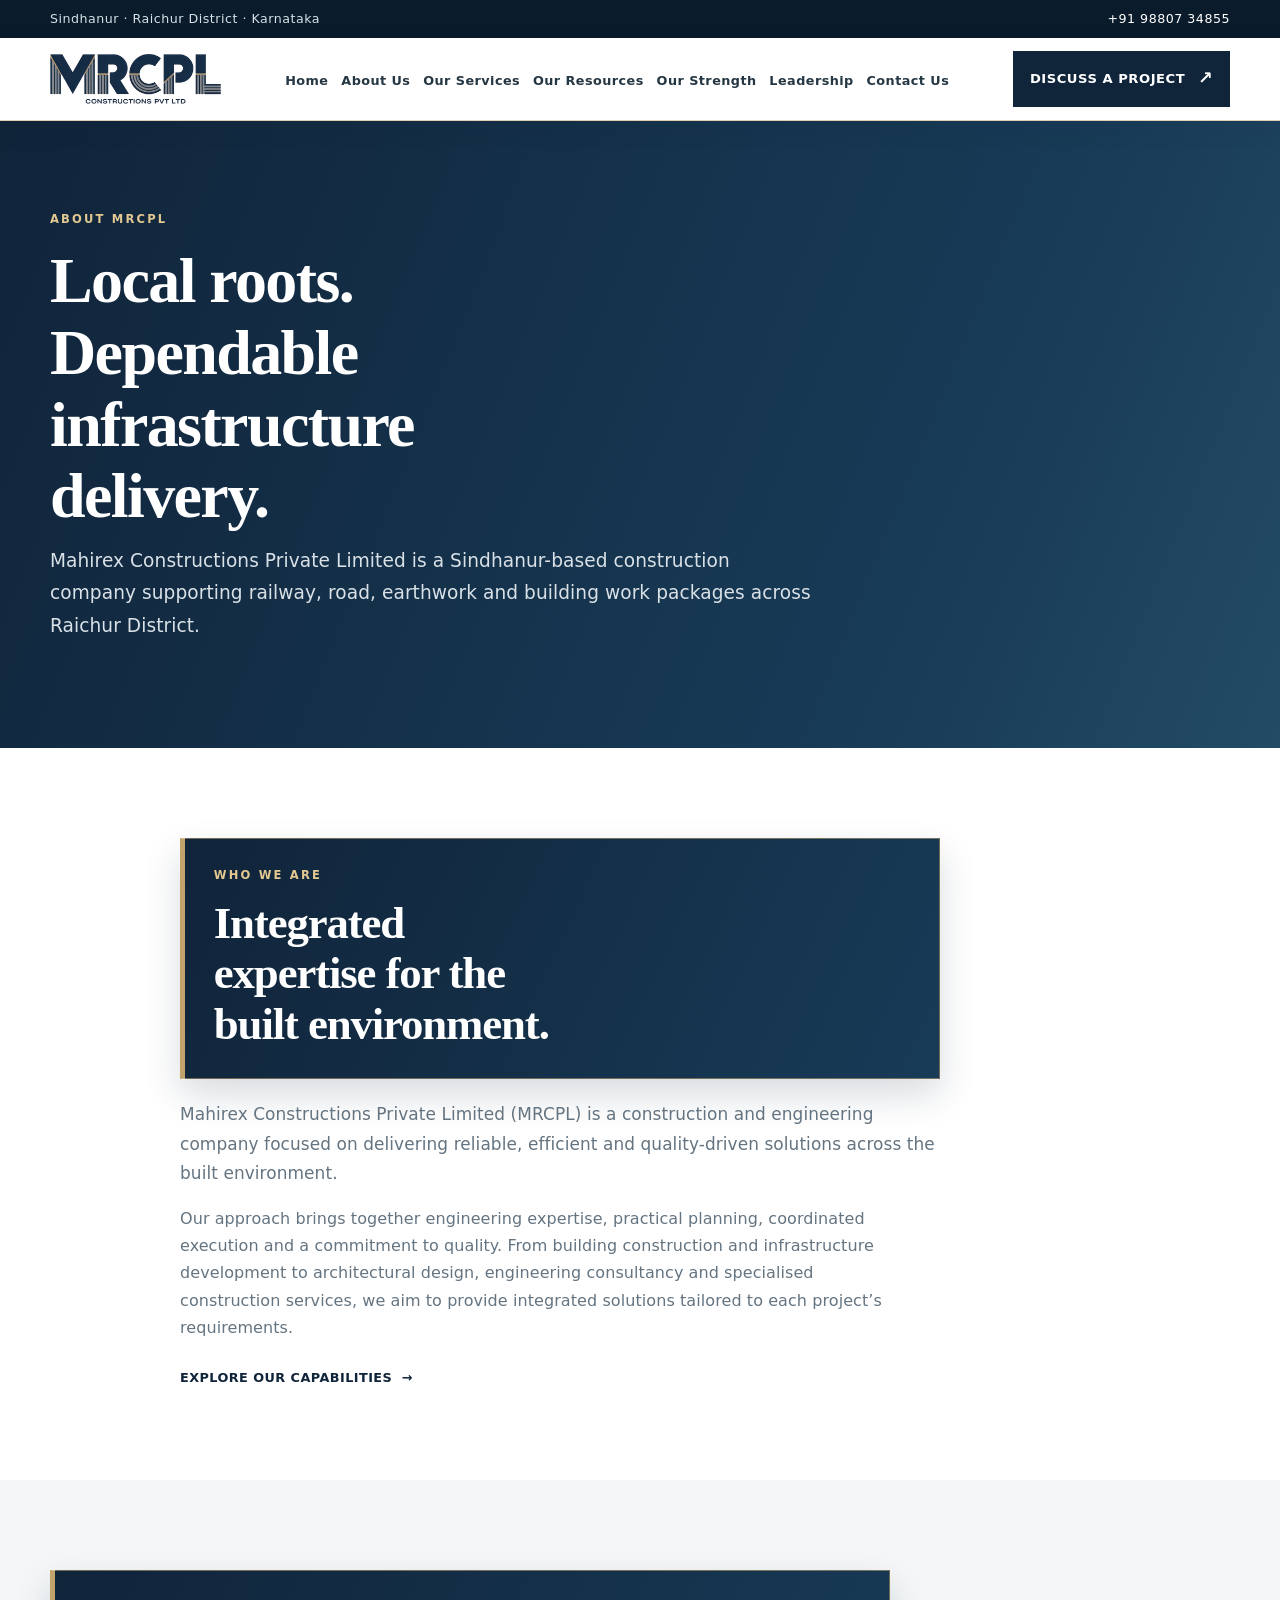
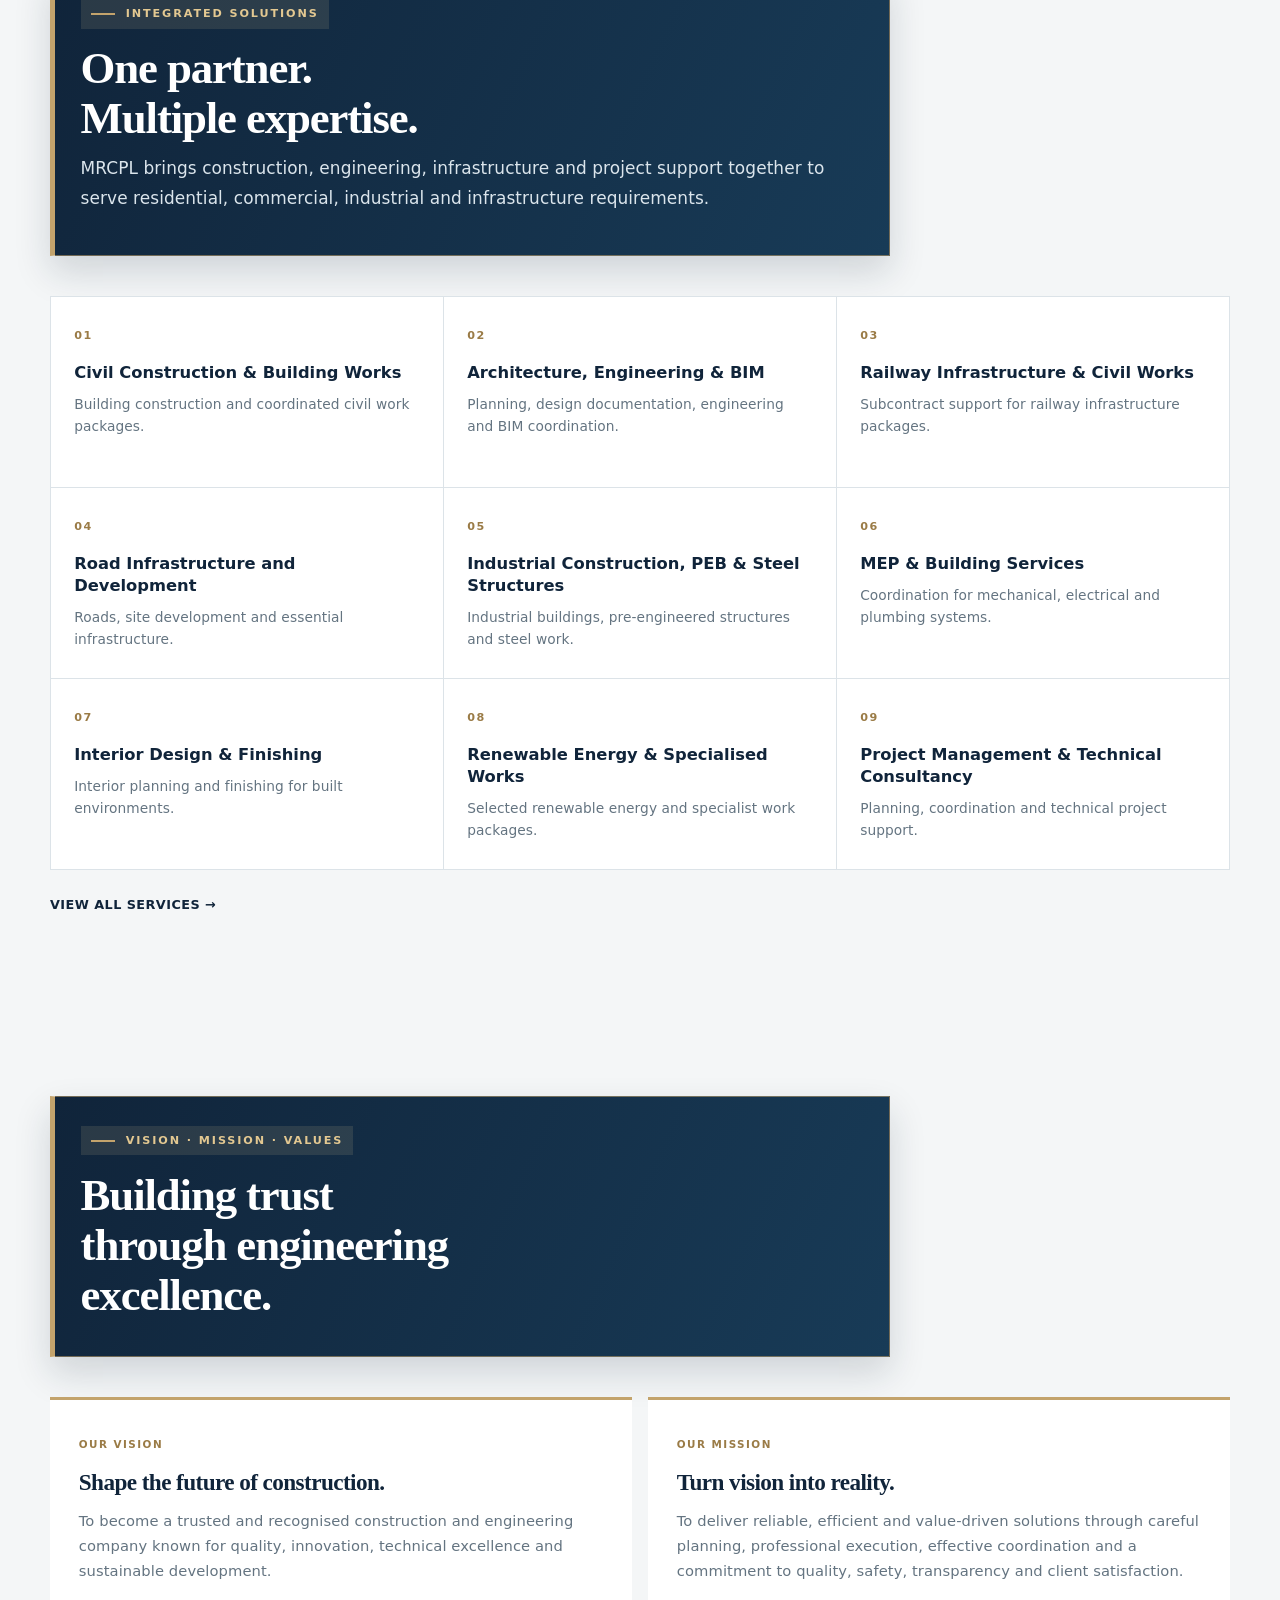
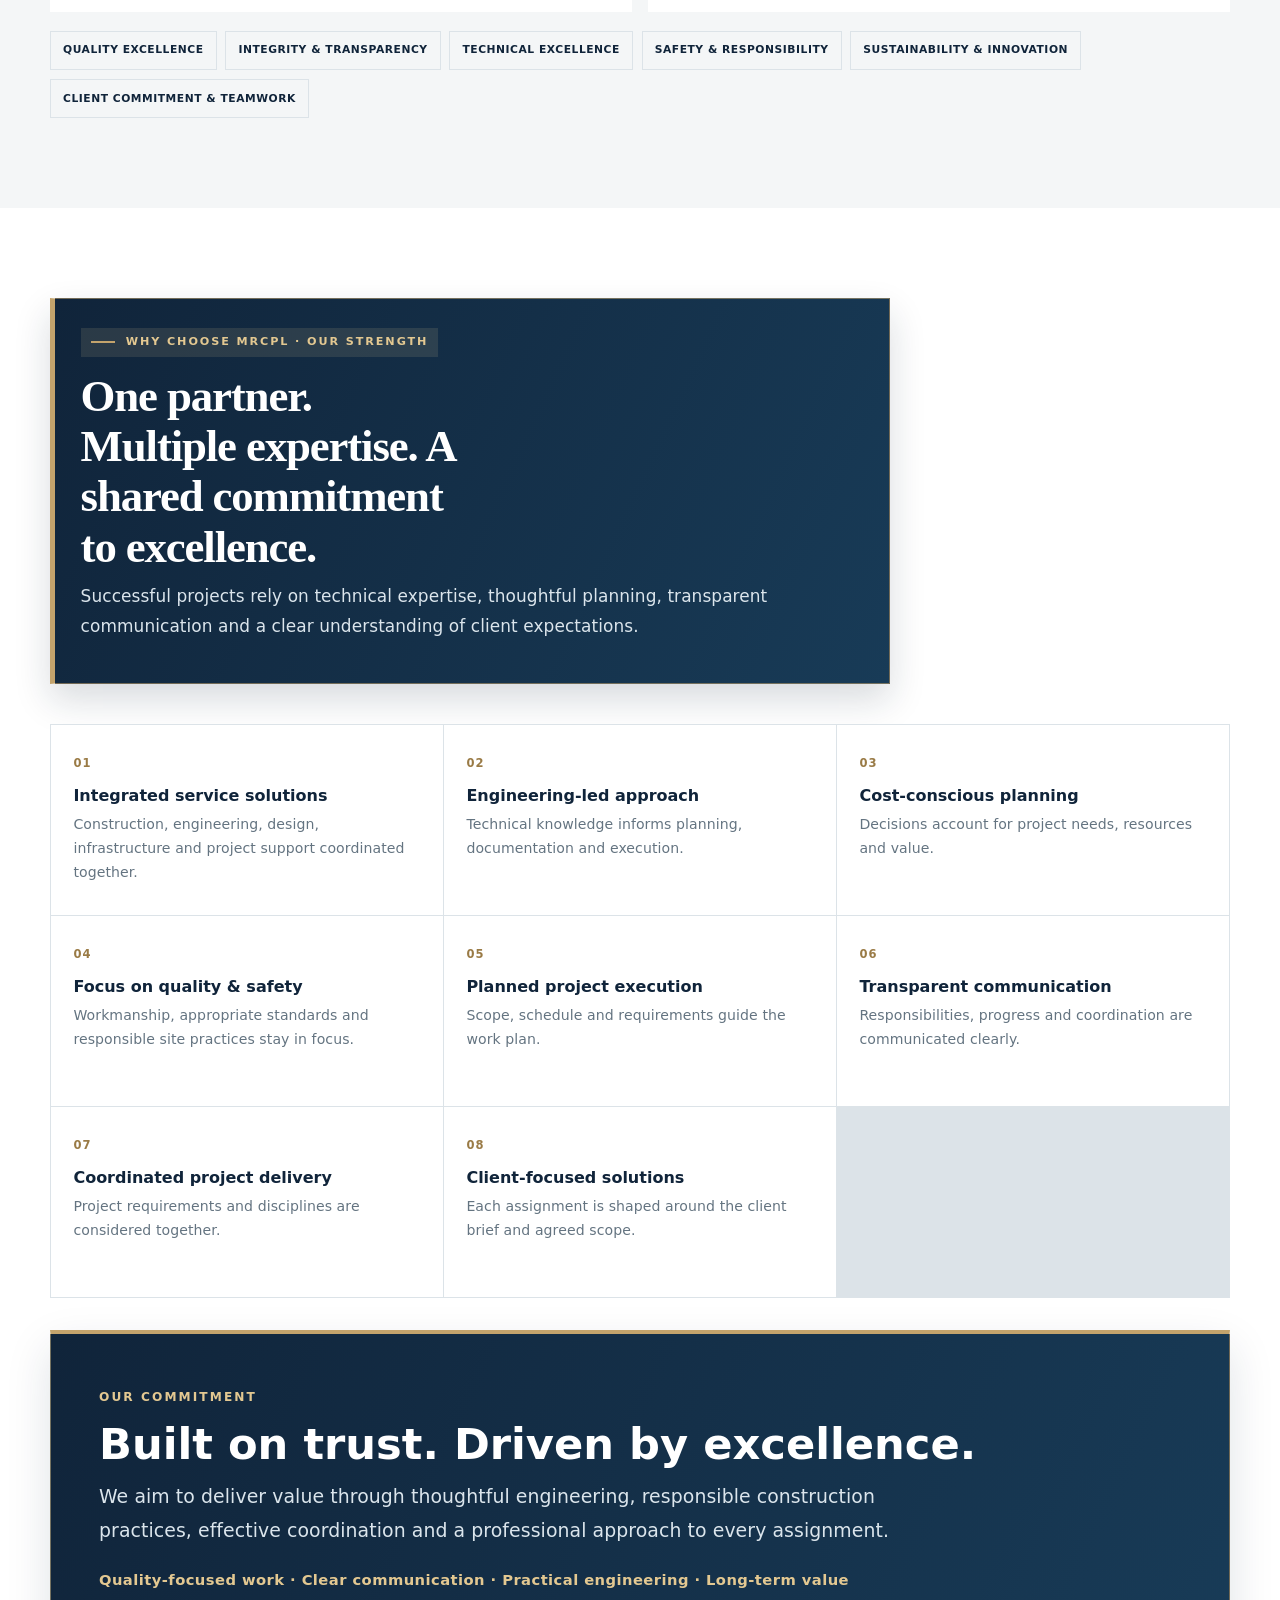
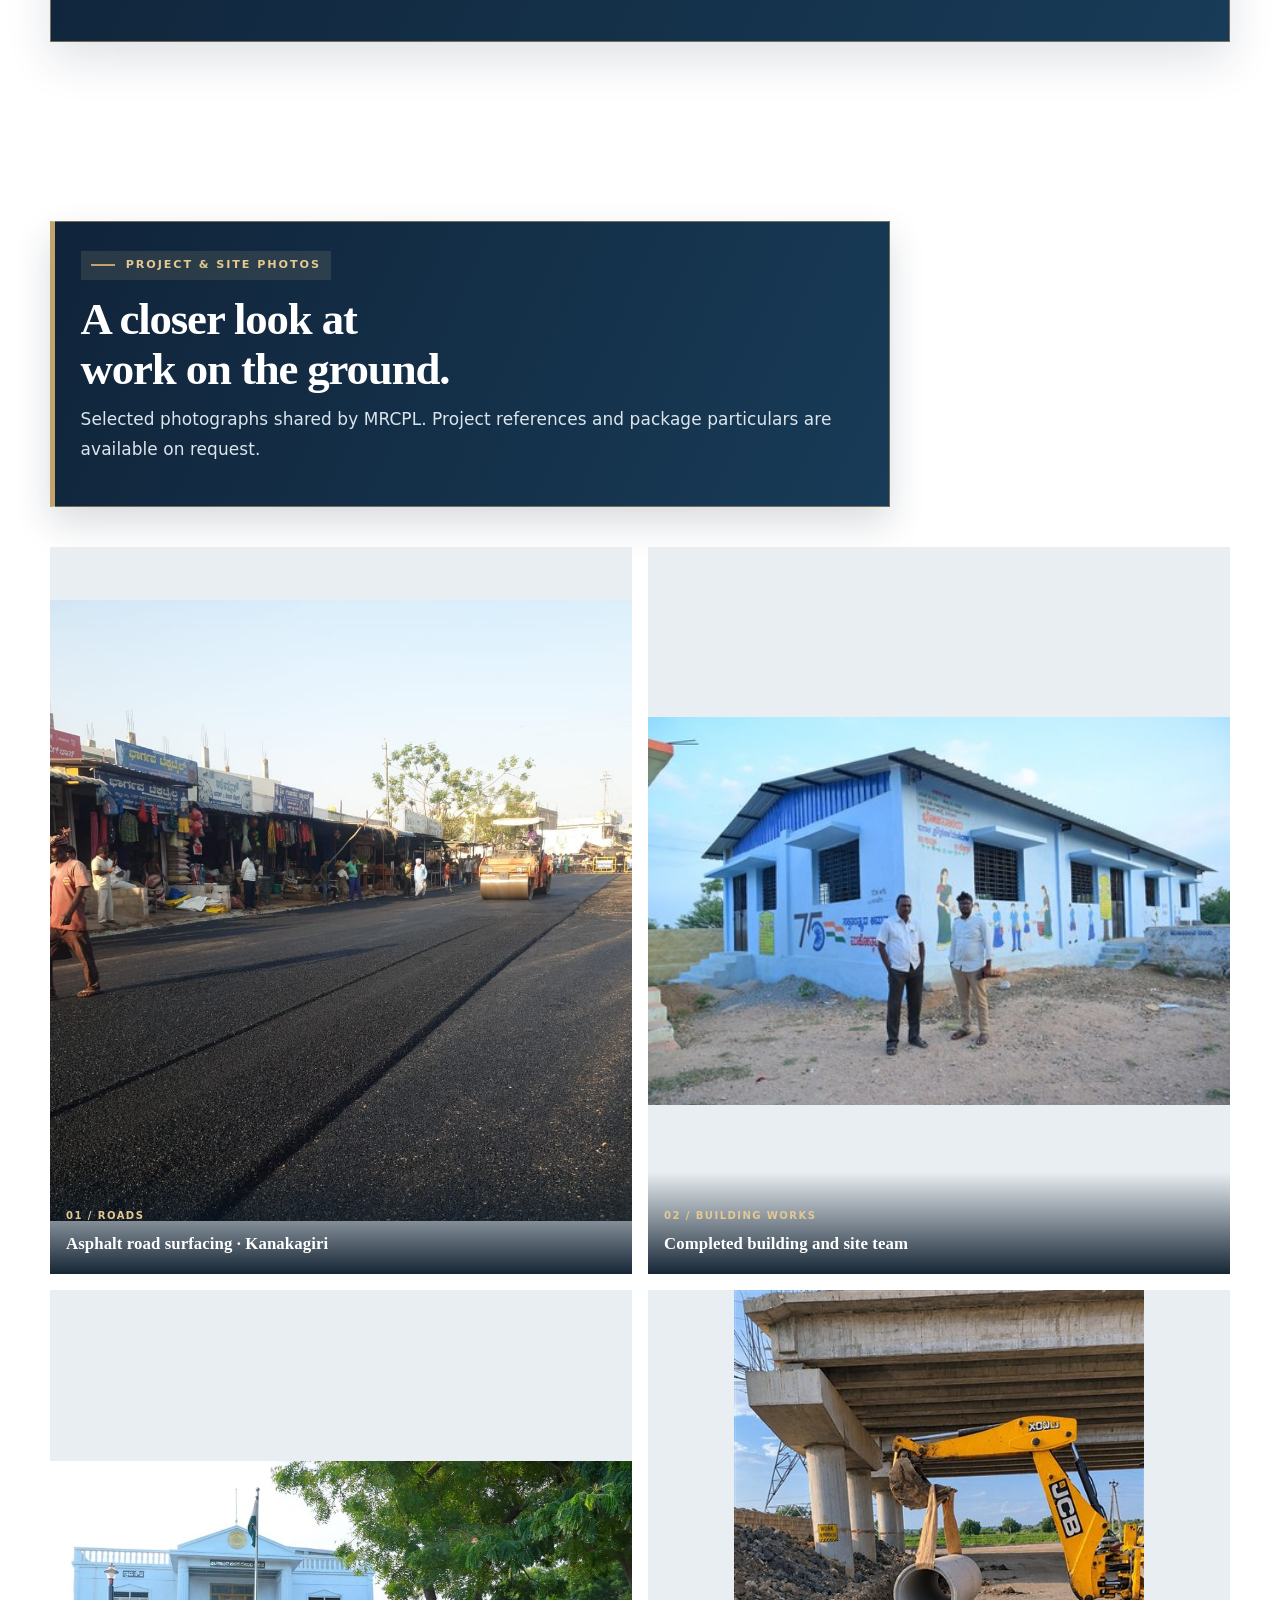
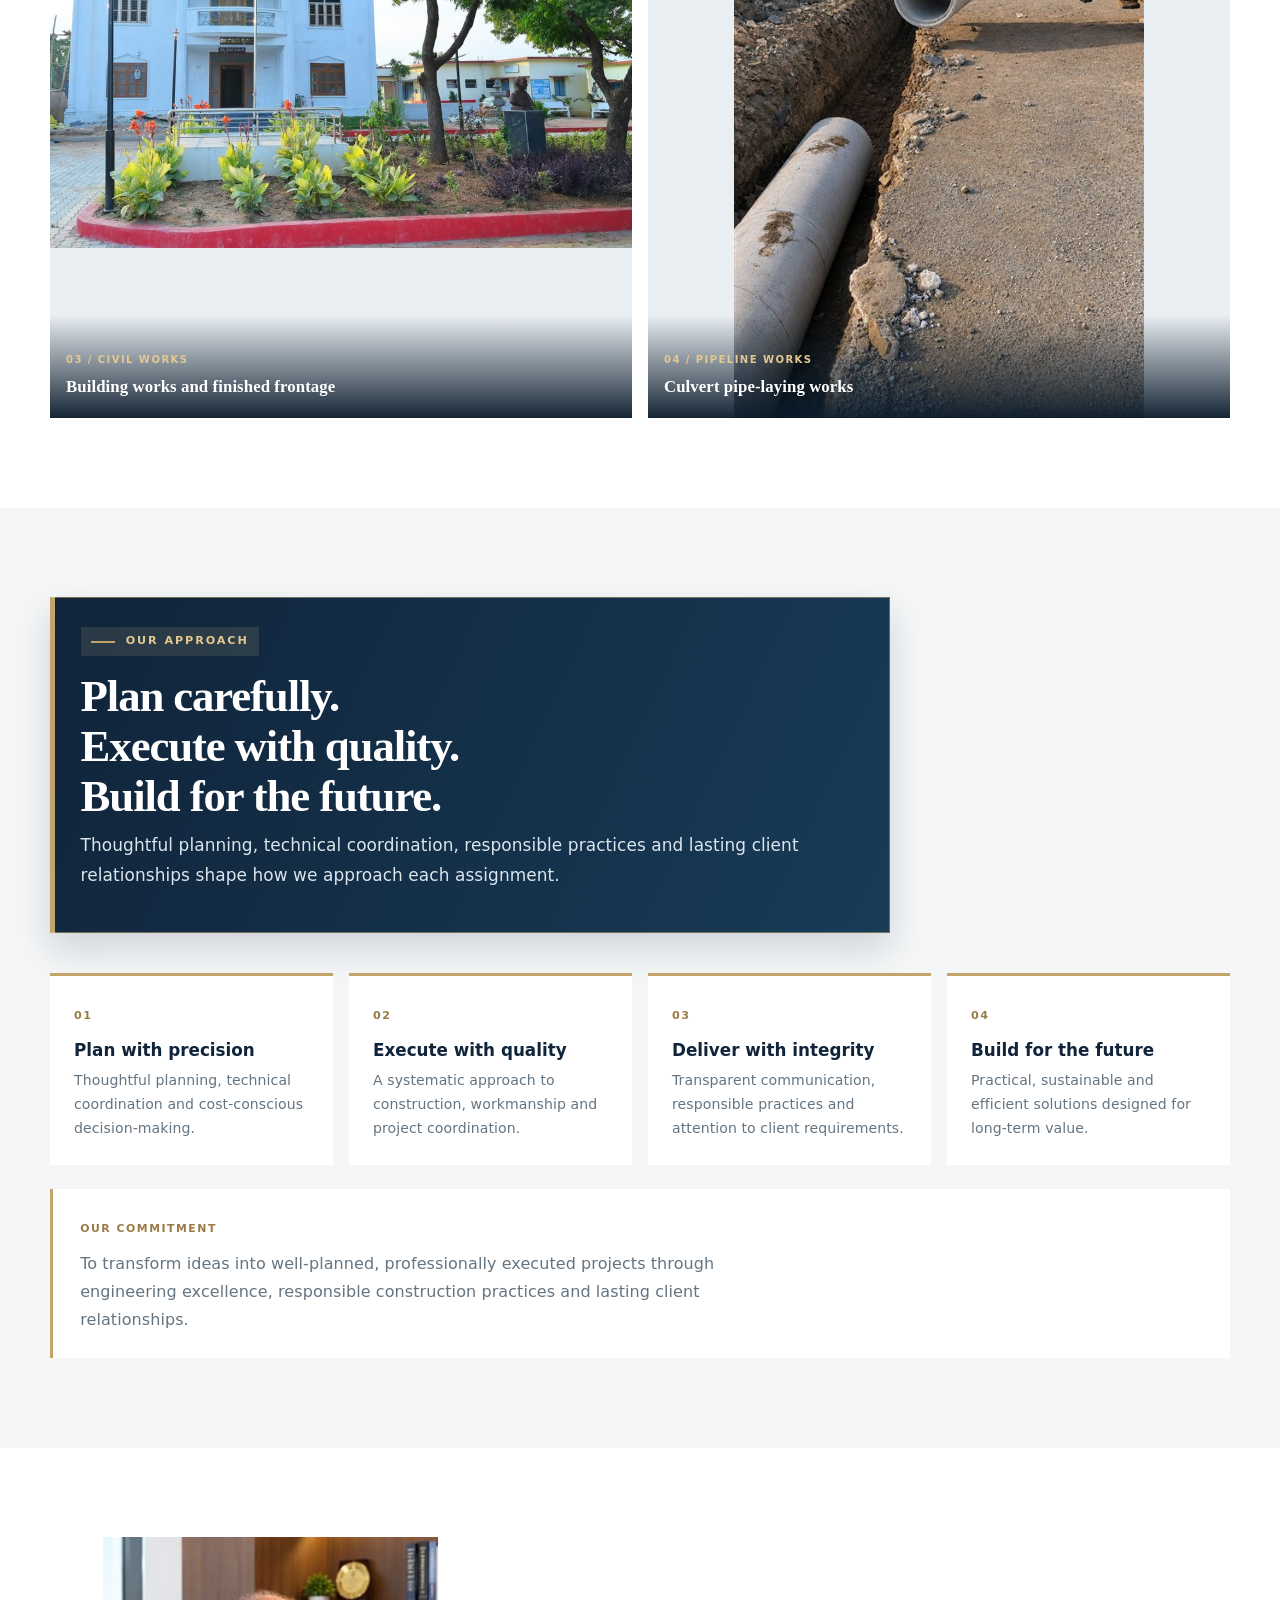
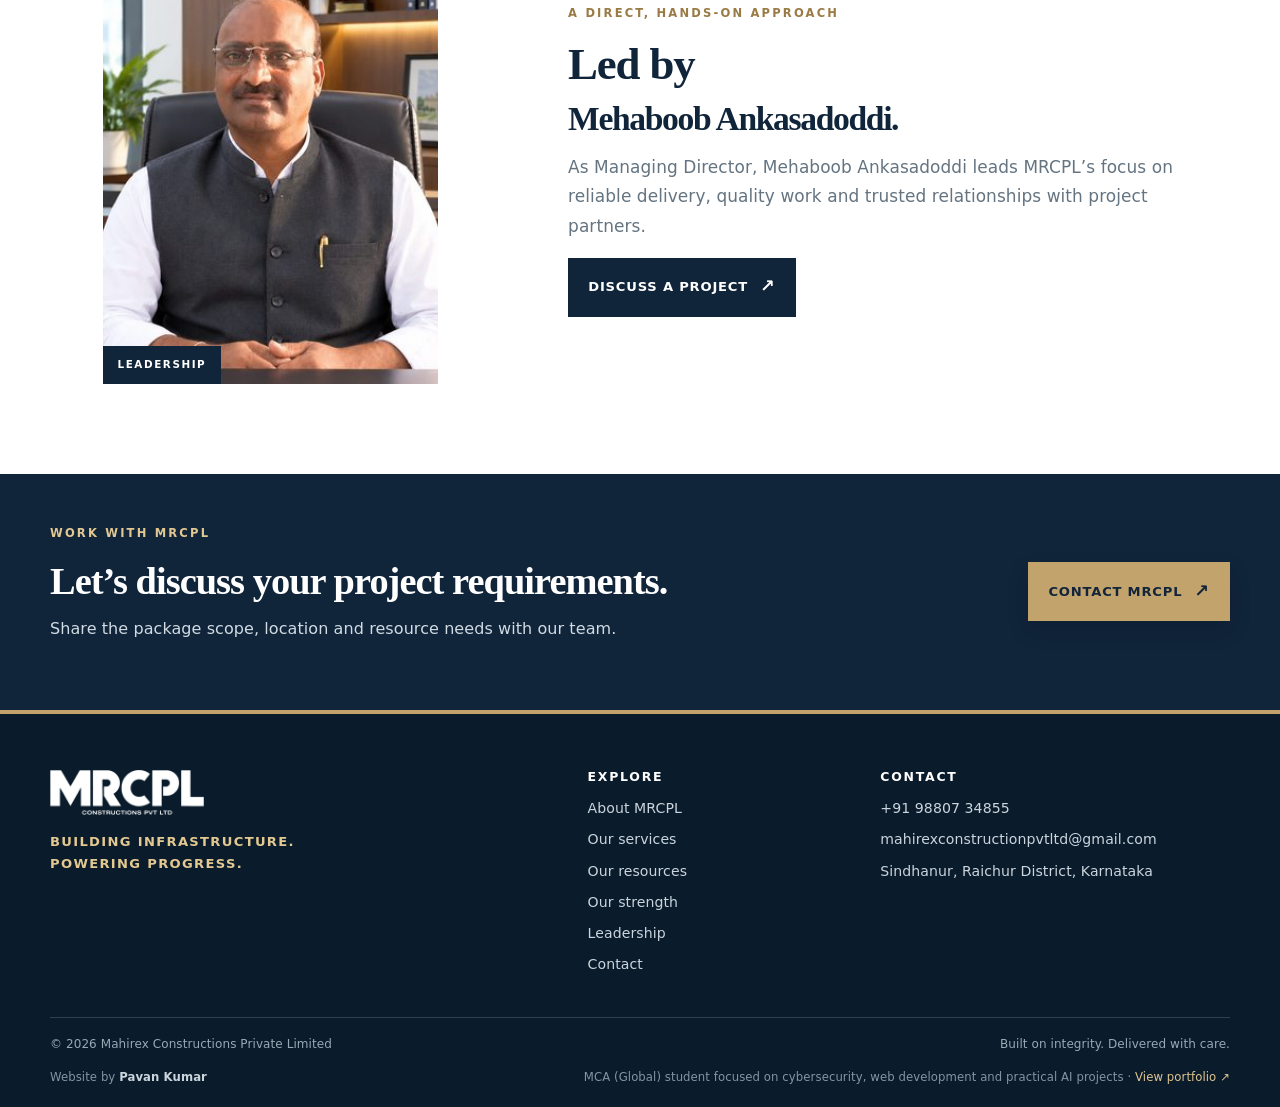
<file: about.html>
<!doctype html>
<html lang="en-IN"><head><meta charset="utf-8"><meta name="viewport" content="width=device-width,initial-scale=1">
<title>About MRCPL | Mahirex Constructions Private Limited</title><meta name="description" content="Meet MRCPL, a construction subcontractor based in Sindhanur, Raichur District, supporting railway, road, earthwork and civil work packages.">
<link rel="canonical" href="https://pavankumar-dev1.github.io/mrcpl-site/about.html">
<link rel="icon" href="favicon.ico" sizes="48x48"><link rel="icon" type="image/png" sizes="32x32" href="favicon-32.png"><link rel="icon" type="image/png" sizes="192x192" href="favicon-192.png"><link rel="apple-touch-icon" href="apple-touch-icon.png">
<meta name="theme-color" content="#10243a"><link rel="stylesheet" href="styles.css?v=pipeline-gallery-17"></head><body><a class="skip" href="#main">Skip to content</a><div class="topbar"><div class="wrap"><span>Sindhanur · Raichur District · Karnataka</span><a href="tel:+919880734855">+91 98807 34855</a></div></div>
<header class="site"><div class="wrap"><a class="brand" href="index.html#home" aria-label="MRCPL Constructions home"><img src="assets/logo.png?v=github-pages-assets-15" alt="MRCPL Constructions Pvt Ltd" width="180" height="46"></a><details class="mobile-menu"><summary class="menu-toggle" aria-label="Open navigation menu" aria-controls="mobile-navigation"><span></span><span></span><span></span></summary><nav id="mobile-navigation" class="site-nav" aria-label="Mobile navigation"><ul><li><a href="index.html#home">Home</a></li><li><a href="index.html#about">About Us</a></li><li><a href="index.html#services">Our Services</a></li><li><a href="index.html#resources">Our Resources</a></li><li><a href="index.html#strengths">Our Strength</a></li><li><a href="index.html#leadership">Leadership</a></li><li><a href="index.html#contact">Contact Us</a></li><li class="mobile-project-link"><a href="index.html#contact">Discuss a project <span aria-hidden="true">↗</span></a></li></ul></nav></details><nav class="desktop-nav" aria-label="Main navigation"><ul><li><a href="index.html#home">Home</a></li><li><a href="index.html#about">About Us</a></li><li><a href="index.html#services">Our Services</a></li><li><a href="index.html#resources">Our Resources</a></li><li><a href="index.html#strengths">Our Strength</a></li><li><a href="index.html#leadership">Leadership</a></li><li><a href="index.html#contact">Contact Us</a></li></ul></nav><a class="header-cta" href="index.html#contact">Discuss a project <span aria-hidden="true">↗</span></a></div></header><main id="main">
<section class="page-hero about-hero"><div class="wrap"><p class="eyebrow">ABOUT MRCPL</p><h1>Local roots. Dependable infrastructure delivery.</h1><p class="hero-lede">Mahirex Constructions Private Limited is a Sindhanur-based construction company supporting railway, road, earthwork and building work packages across Raichur District.</p></div></section>
<section class="section"><div class="wrap about-intro about-intro-text-only"><div class="about-copy"><div class="about-heading-highlight"><p class="eyebrow">WHO WE ARE</p><h2>Integrated expertise for the built environment.</h2></div><p class="lede">Mahirex Constructions Private Limited (MRCPL) is a construction and engineering company focused on delivering reliable, efficient and quality-driven solutions across the built environment.</p><p>Our approach brings together engineering expertise, practical planning, coordinated execution and a commitment to quality. From building construction and infrastructure development to architectural design, engineering consultancy and specialised construction services, we aim to provide integrated solutions tailored to each project’s requirements.</p><a class="text-link" href="index.html#services">Explore our capabilities <span aria-hidden="true">→</span></a></div></div></section>
<section class="section section-muted"><div class="wrap"><div class="section-heading"><p class="eyebrow eyebrow-dark">INTEGRATED SOLUTIONS</p><h2>One partner. Multiple expertise.</h2><p class="lede">MRCPL brings construction, engineering, infrastructure and project support together to serve residential, commercial, industrial and infrastructure requirements.</p></div><div class="about-overview-grid"><article><span>01</span><h3>Civil Construction &amp; Building Works</h3><p>Building construction and coordinated civil work packages.</p></article><article><span>02</span><h3>Architecture, Engineering &amp; BIM</h3><p>Planning, design documentation, engineering and BIM coordination.</p></article><article><span>03</span><h3>Railway Infrastructure &amp; Civil Works</h3><p>Subcontract support for railway infrastructure packages.</p></article><article><span>04</span><h3>Road Infrastructure and Development</h3><p>Roads, site development and essential infrastructure.</p></article><article><span>05</span><h3>Industrial Construction, PEB &amp; Steel Structures</h3><p>Industrial buildings, pre-engineered structures and steel work.</p></article><article><span>06</span><h3>MEP &amp; Building Services</h3><p>Coordination for mechanical, electrical and plumbing systems.</p></article><article><span>07</span><h3>Interior Design &amp; Finishing</h3><p>Interior planning and finishing for built environments.</p></article><article><span>08</span><h3>Renewable Energy &amp; Specialised Works</h3><p>Selected renewable energy and specialist work packages.</p></article><article><span>09</span><h3>Project Management &amp; Technical Consultancy</h3><p>Planning, coordination and technical project support.</p></article></div><a class="text-link about-overview-link" href="index.html#services">View all services <span aria-hidden="true">→</span></a></div></section>

<section class="section about-purpose-section"><div class="wrap"><div class="section-heading"><p class="eyebrow eyebrow-dark">VISION · MISSION · VALUES</p><h2>Building trust through engineering excellence.</h2></div><div class="about-purpose-grid"><article><span>OUR VISION</span><h3>Shape the future of construction.</h3><p>To become a trusted and recognised construction and engineering company known for quality, innovation, technical excellence and sustainable development.</p></article><article><span>OUR MISSION</span><h3>Turn vision into reality.</h3><p>To deliver reliable, efficient and value-driven solutions through careful planning, professional execution, effective coordination and a commitment to quality, safety, transparency and client satisfaction.</p></article></div><div class="about-values"><span>QUALITY EXCELLENCE</span><span>INTEGRITY &amp; TRANSPARENCY</span><span>TECHNICAL EXCELLENCE</span><span>SAFETY &amp; RESPONSIBILITY</span><span>SUSTAINABILITY &amp; INNOVATION</span><span>CLIENT COMMITMENT &amp; TEAMWORK</span></div></div></section>
<section class="section about-strength-section" id="strengths"><div class="wrap"><div class="section-heading"><p class="eyebrow eyebrow-dark">WHY CHOOSE MRCPL · OUR STRENGTH</p><h2>One partner. Multiple expertise. A shared commitment to excellence.</h2><p class="lede">Successful projects rely on technical expertise, thoughtful planning, transparent communication and a clear understanding of client expectations.</p></div><div class="strength-grid"><article><span>01</span><h3>Integrated service solutions</h3><p>Construction, engineering, design, infrastructure and project support coordinated together.</p></article><article><span>02</span><h3>Engineering-led approach</h3><p>Technical knowledge informs planning, documentation and execution.</p></article><article><span>03</span><h3>Cost-conscious planning</h3><p>Decisions account for project needs, resources and value.</p></article><article><span>04</span><h3>Focus on quality &amp; safety</h3><p>Workmanship, appropriate standards and responsible site practices stay in focus.</p></article><article><span>05</span><h3>Planned project execution</h3><p>Scope, schedule and requirements guide the work plan.</p></article><article><span>06</span><h3>Transparent communication</h3><p>Responsibilities, progress and coordination are communicated clearly.</p></article><article><span>07</span><h3>Coordinated project delivery</h3><p>Project requirements and disciplines are considered together.</p></article><article><span>08</span><h3>Client-focused solutions</h3><p>Each assignment is shaped around the client brief and agreed scope.</p></article></div><div class="about-commitment-statement"><span>OUR COMMITMENT</span><h3>Built on trust. Driven by excellence.</h3><p>We aim to deliver value through thoughtful engineering, responsible construction practices, effective coordination and a professional approach to every assignment.</p><strong>Quality-focused work · Clear communication · Practical engineering · Long-term value</strong></div></div></section><section class="section about-gallery-section" id="project-photos"><div class="wrap"><div class="section-heading"><p class="eyebrow eyebrow-dark">PROJECT &amp; SITE PHOTOS</p><h2>A closer look at work on the ground.</h2><p class="lede">Selected photographs shared by MRCPL. Project references and package particulars are available on request.</p></div><div class="about-photo-grid">
<figure><img src="assets/photos/road-asphalt-kanakagiri.jpg?v=github-pages-assets-15" alt="Asphalt road surfacing with a road roller working on site" loading="lazy"><figcaption><span>01 / ROADS</span><strong>Asphalt road surfacing · Kanakagiri</strong></figcaption></figure>
<figure><img src="assets/photos/building-with-team.jpg?v=github-pages-assets-15" alt="Two team members at a completed building" loading="lazy"><figcaption><span>02 / BUILDING WORKS</span><strong>Completed building and site team</strong></figcaption></figure>
<figure><img src="assets/photos/building-front.jpg?v=github-pages-assets-15" alt="Completed public building with landscaped frontage" loading="lazy"><figcaption><span>03 / CIVIL WORKS</span><strong>Building works and finished frontage</strong></figcaption></figure>
<figure><img src="assets/photos/culvert-pipe-laying.jpg?v=github-pages-assets-15" alt="JCB lifting a concrete culvert pipe into a prepared trench beneath a bridge" loading="lazy"><figcaption><span>04 / PIPELINE WORKS</span><strong>Culvert pipe-laying works</strong></figcaption></figure>
</div></div></section>
<section class="section section-muted"><div class="wrap"><div class="section-heading"><p class="eyebrow eyebrow-dark">OUR APPROACH</p><h2>Plan carefully. Execute with quality. Build for the future.</h2><p class="lede">Thoughtful planning, technical coordination, responsible practices and lasting client relationships shape how we approach each assignment.</p></div><div class="about-approach-grid"><article><span>01</span><h3>Plan with precision</h3><p>Thoughtful planning, technical coordination and cost-conscious decision-making.</p></article><article><span>02</span><h3>Execute with quality</h3><p>A systematic approach to construction, workmanship and project coordination.</p></article><article><span>03</span><h3>Deliver with integrity</h3><p>Transparent communication, responsible practices and attention to client requirements.</p></article><article><span>04</span><h3>Build for the future</h3><p>Practical, sustainable and efficient solutions designed for long-term value.</p></article></div><div class="about-approach-commitment"><strong>OUR COMMITMENT</strong><p>To transform ideas into well-planned, professionally executed projects through engineering excellence, responsible construction practices and lasting client relationships.</p></div></div></section>
<section class="section" id="leadership"><div class="wrap about-leadership"><div class="about-director-image"><img src="assets/photos/team-maheboob.jpg?v=github-pages-assets-15" alt="Mehaboob Ankasadoddi, Managing Director of MRCPL" loading="lazy"><span>LEADERSHIP</span></div><div><p class="eyebrow eyebrow-dark">A DIRECT, HANDS-ON APPROACH</p><h2>Led by <span class="leader-name">Mehaboob Ankasadoddi.</span></h2><p class="lede">As Managing Director, Mehaboob Ankasadoddi leads MRCPL’s focus on reliable delivery, quality work and trusted relationships with project partners.</p><a class="btn btn-dark" href="index.html#contact">Discuss a project <span aria-hidden="true">↗</span></a></div></div></section>
<section class="closing-cta"><div class="wrap"><div><p class="eyebrow">WORK WITH MRCPL</p><h2>Let’s discuss your project requirements.</h2><p>Share the package scope, location and resource needs with our team.</p></div><a class="btn btn-gold" href="index.html#contact">Contact MRCPL <span aria-hidden="true">↗</span></a></div></section>
</main><footer class="site"><div class="wrap footer-main"><div class="footer-brand"><img src="assets/logo-white.png?v=github-pages-assets-15" alt="MRCPL Constructions" width="180" height="46"><p class="footer-tagline">BUILDING INFRASTRUCTURE. POWERING PROGRESS.</p></div><div><h2>Explore</h2><ul><li><a href="index.html#about">About MRCPL</a></li><li><a href="index.html#services">Our services</a></li><li><a href="index.html#resources">Our resources</a></li><li><a href="index.html#strengths">Our strength</a></li><li><a href="index.html#leadership">Leadership</a></li><li><a href="index.html#contact">Contact</a></li></ul></div><div><h2>Contact</h2><ul><li><a href="tel:+919880734855">+91 98807 34855</a></li><li><a href="mailto:mahirexconstructionpvtltd@gmail.com">mahirexconstructionpvtltd@gmail.com</a></li><li>Sindhanur, Raichur District, Karnataka</li></ul></div></div><div class="wrap footer-bottom"><span>© 2026 Mahirex Constructions Private Limited</span><span>Built on integrity. Delivered with care.</span></div><div class="wrap developer-credit"><span>Website by <strong>Pavan Kumar</strong></span><span>MCA (Global) student focused on cybersecurity, web development and practical AI projects · <a href="https://pavankumar.tech" target="_blank" rel="noopener noreferrer">View portfolio ↗</a></span></div></footer><script src="assets/js/mobile-menu.js?v=nav-4" defer></script></body></html>
</file>
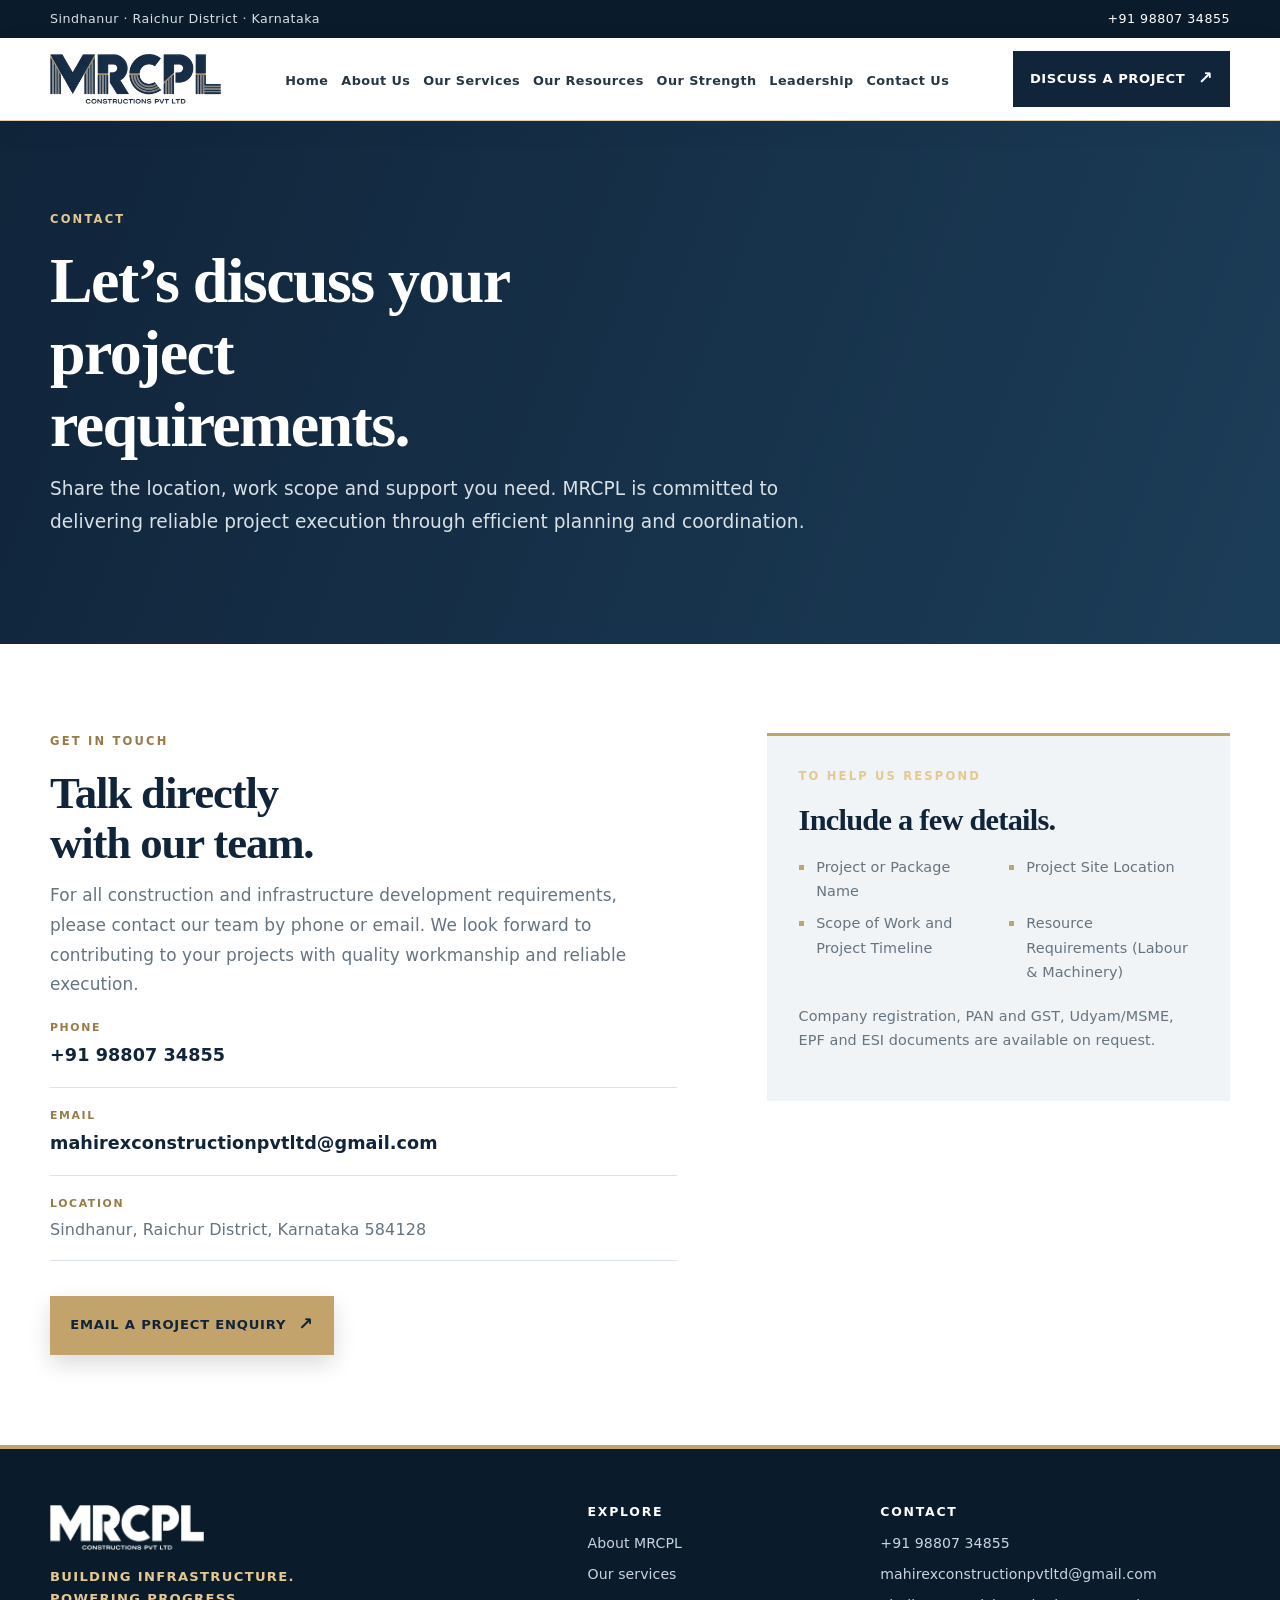
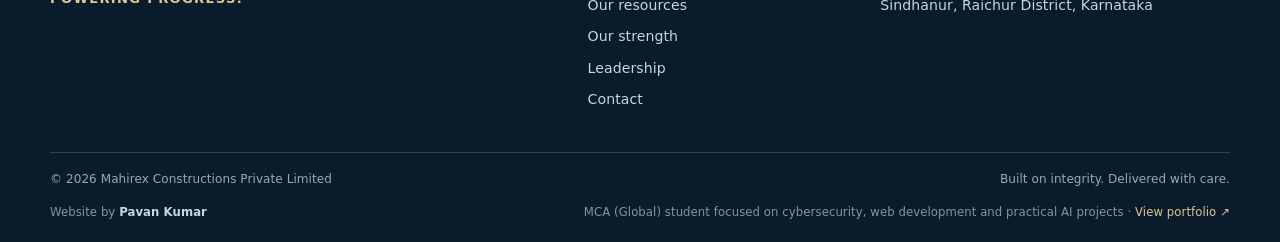
<file: contact.html>
<!doctype html>
<html lang="en-IN"><head><meta charset="utf-8"><meta name="viewport" content="width=device-width,initial-scale=1">
<title>Contact MRCPL | Project Enquiries</title><meta name="description" content="Contact Mahirex Constructions Private Limited in Sindhanur for railway, road, earthwork, civil, labour and machinery enquiries.">
<link rel="canonical" href="https://pavankumar-dev1.github.io/mrcpl-site/contact.html">
<link rel="icon" href="favicon.ico" sizes="48x48"><link rel="icon" type="image/png" sizes="32x32" href="favicon-32.png"><link rel="icon" type="image/png" sizes="192x192" href="favicon-192.png"><link rel="apple-touch-icon" href="apple-touch-icon.png">
<meta name="theme-color" content="#10243a"><link rel="stylesheet" href="styles.css?v=github-pages-assets-15"></head><body><a class="skip" href="#main">Skip to content</a><div class="topbar"><div class="wrap"><span>Sindhanur · Raichur District · Karnataka</span><a href="tel:+919880734855">+91 98807 34855</a></div></div>
<header class="site"><div class="wrap"><a class="brand" href="index.html#home" aria-label="MRCPL Constructions home"><img src="assets/logo.png?v=github-pages-assets-15" alt="MRCPL Constructions Pvt Ltd" width="180" height="46"></a><details class="mobile-menu"><summary class="menu-toggle" aria-label="Open navigation menu" aria-controls="mobile-navigation"><span></span><span></span><span></span></summary><nav id="mobile-navigation" class="site-nav" aria-label="Mobile navigation"><ul><li><a href="index.html#home">Home</a></li><li><a href="index.html#about">About Us</a></li><li><a href="index.html#services">Our Services</a></li><li><a href="index.html#resources">Our Resources</a></li><li><a href="index.html#strengths">Our Strength</a></li><li><a href="index.html#leadership">Leadership</a></li><li><a href="index.html#contact">Contact Us</a></li><li class="mobile-project-link"><a href="index.html#contact">Discuss a project <span aria-hidden="true">↗</span></a></li></ul></nav></details><nav class="desktop-nav" aria-label="Main navigation"><ul><li><a href="index.html#home">Home</a></li><li><a href="index.html#about">About Us</a></li><li><a href="index.html#services">Our Services</a></li><li><a href="index.html#resources">Our Resources</a></li><li><a href="index.html#strengths">Our Strength</a></li><li><a href="index.html#leadership">Leadership</a></li><li><a href="index.html#contact">Contact Us</a></li></ul></nav><a class="header-cta" href="index.html#contact">Discuss a project <span aria-hidden="true">↗</span></a></div></header><main id="main"><section class="page-hero"><div class="wrap"><p class="eyebrow">CONTACT</p><h1>Let’s discuss your project requirements.</h1><p class="hero-lede">Share the location, work scope and support you need. MRCPL is committed to delivering reliable project execution through efficient planning and coordination.</p></div></section>
<section class="section"><div class="wrap contact-layout"><div class="contact-intro"><p class="eyebrow eyebrow-dark">GET IN TOUCH</p><h2>Talk directly with our team.</h2><p class="lede">For all construction and infrastructure development requirements, please contact our team by phone or email. We look forward to contributing to your projects with quality workmanship and reliable execution.</p><div class="contact-method"><span>PHONE</span><a href="tel:+919880734855">+91 98807 34855</a></div><div class="contact-method"><span>EMAIL</span><a href="mailto:mahirexconstructionpvtltd@gmail.com">mahirexconstructionpvtltd@gmail.com</a></div><div class="contact-method"><span>LOCATION</span><p>Sindhanur, Raichur District, Karnataka 584128</p></div><a class="btn btn-gold" href="mailto:mahirexconstructionpvtltd@gmail.com?subject=MRCPL%20Project%20Enquiry">Email a project enquiry <span aria-hidden="true">↗</span></a></div><aside class="contact-note"><p class="eyebrow">TO HELP US RESPOND</p><h2>Include a few details.</h2><ul class="check-list"><li>Project or Package Name</li><li>Project Site Location</li><li>Scope of Work and Project Timeline</li><li>Resource Requirements (Labour &amp; Machinery)</li></ul><p>Company registration, PAN and GST, Udyam/MSME, EPF and ESI documents are available on request.</p></aside></div></section></main><footer class="site"><div class="wrap footer-main"><div class="footer-brand"><img src="assets/logo-white.png?v=github-pages-assets-15" alt="MRCPL Constructions" width="180" height="46"><p class="footer-tagline">BUILDING INFRASTRUCTURE. POWERING PROGRESS.</p></div><div><h2>Explore</h2><ul><li><a href="index.html#about">About MRCPL</a></li><li><a href="index.html#services">Our services</a></li><li><a href="index.html#resources">Our resources</a></li><li><a href="index.html#strengths">Our strength</a></li><li><a href="index.html#leadership">Leadership</a></li><li><a href="index.html#contact">Contact</a></li></ul></div><div><h2>Contact</h2><ul><li><a href="tel:+919880734855">+91 98807 34855</a></li><li><a href="mailto:mahirexconstructionpvtltd@gmail.com">mahirexconstructionpvtltd@gmail.com</a></li><li>Sindhanur, Raichur District, Karnataka</li></ul></div></div><div class="wrap footer-bottom"><span>© 2026 Mahirex Constructions Private Limited</span><span>Built on integrity. Delivered with care.</span></div><div class="wrap developer-credit"><span>Website by <strong>Pavan Kumar</strong></span><span>MCA (Global) student focused on cybersecurity, web development and practical AI projects · <a href="https://pavankumar.tech" target="_blank" rel="noopener noreferrer">View portfolio ↗</a></span></div></footer><script src="assets/js/mobile-menu.js?v=nav-4" defer></script></body></html>
</file>
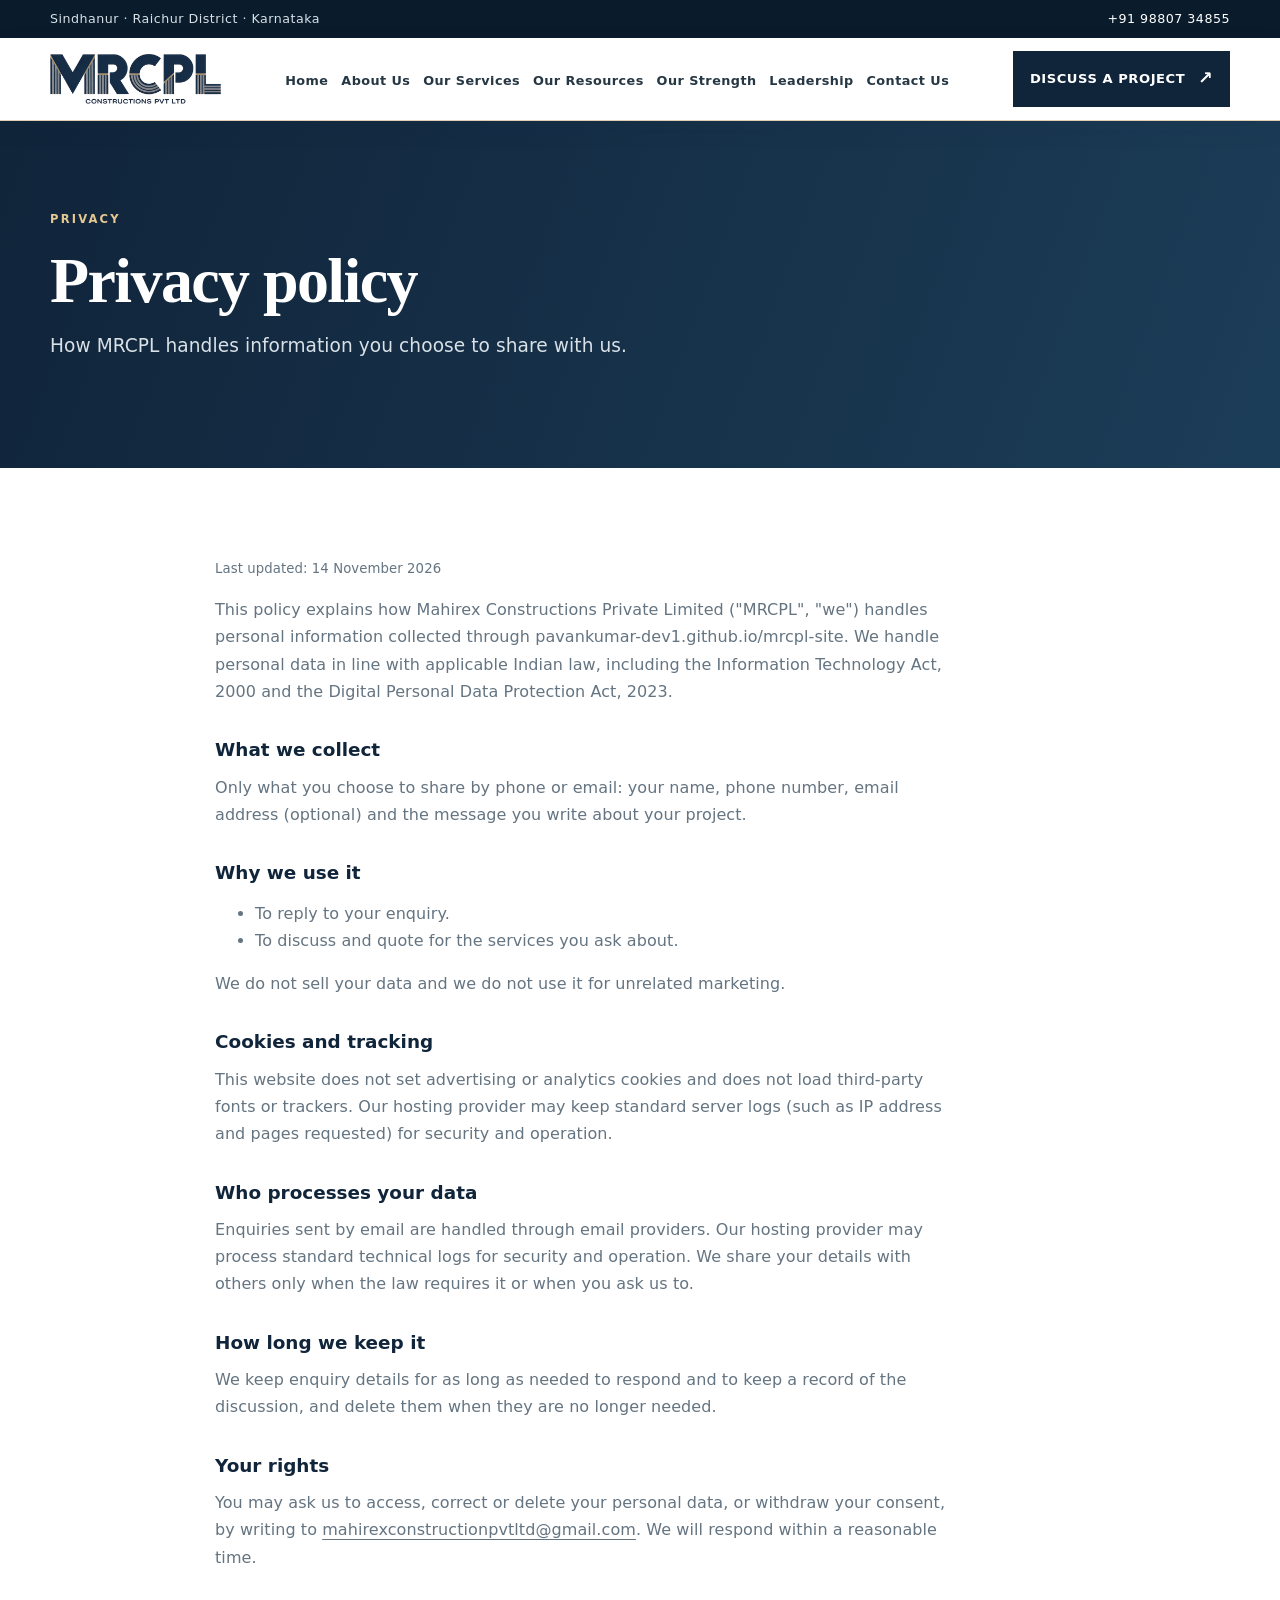
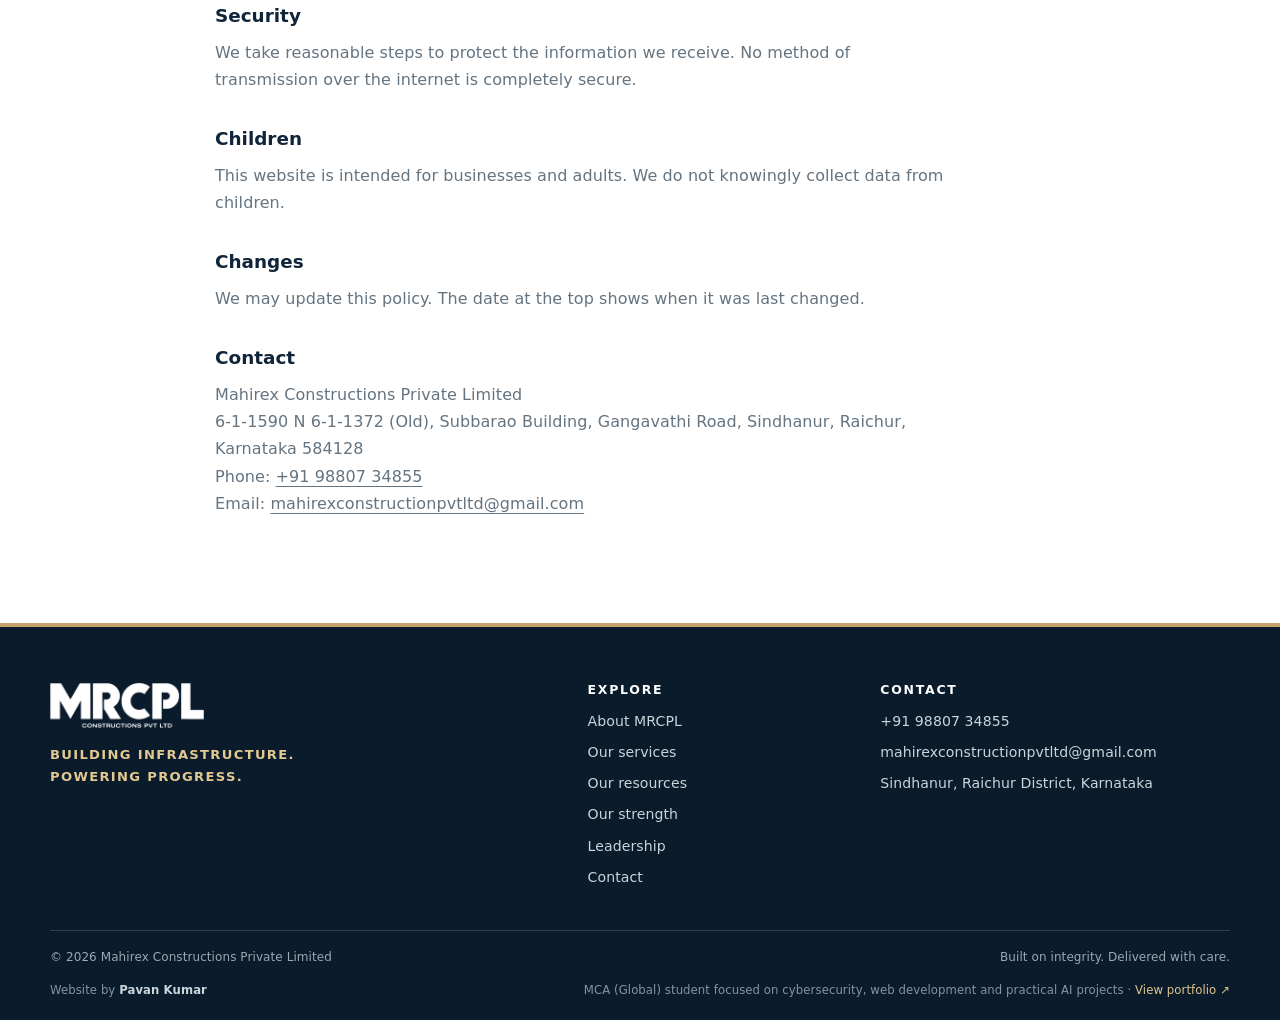
<file: privacy.html>
<!doctype html>
<html lang="en-IN"><head><meta charset="utf-8"><meta name="viewport" content="width=device-width,initial-scale=1">
<title>Privacy policy | MRCPL Constructions</title><meta name="description" content="How MRCPL handles information you choose to share with us.">
<link rel="canonical" href="https://pavankumar-dev1.github.io/mrcpl-site/privacy.html">
<link rel="icon" href="favicon.ico" sizes="48x48"><link rel="icon" type="image/png" sizes="32x32" href="favicon-32.png"><link rel="icon" type="image/png" sizes="192x192" href="favicon-192.png"><link rel="apple-touch-icon" href="apple-touch-icon.png">
<meta name="theme-color" content="#10243a"><link rel="stylesheet" href="styles.css?v=github-pages-assets-15"></head><body><a class="skip" href="#main">Skip to content</a><div class="topbar"><div class="wrap"><span>Sindhanur · Raichur District · Karnataka</span><a href="tel:+919880734855">+91 98807 34855</a></div></div>
<header class="site"><div class="wrap"><a class="brand" href="index.html#home" aria-label="MRCPL Constructions home"><img src="assets/logo.png?v=github-pages-assets-15" alt="MRCPL Constructions Pvt Ltd" width="180" height="46"></a><details class="mobile-menu"><summary class="menu-toggle" aria-label="Open navigation menu" aria-controls="mobile-navigation"><span></span><span></span><span></span></summary><nav id="mobile-navigation" class="site-nav" aria-label="Mobile navigation"><ul><li><a href="index.html#home">Home</a></li><li><a href="index.html#about">About Us</a></li><li><a href="index.html#services">Our Services</a></li><li><a href="index.html#resources">Our Resources</a></li><li><a href="index.html#strengths">Our Strength</a></li><li><a href="index.html#leadership">Leadership</a></li><li><a href="index.html#contact">Contact Us</a></li><li class="mobile-project-link"><a href="index.html#contact">Discuss a project <span aria-hidden="true">↗</span></a></li></ul></nav></details><nav class="desktop-nav" aria-label="Main navigation"><ul><li><a href="index.html#home">Home</a></li><li><a href="index.html#about">About Us</a></li><li><a href="index.html#services">Our Services</a></li><li><a href="index.html#resources">Our Resources</a></li><li><a href="index.html#strengths">Our Strength</a></li><li><a href="index.html#leadership">Leadership</a></li><li><a href="index.html#contact">Contact Us</a></li></ul></nav><a class="header-cta" href="index.html#contact">Discuss a project <span aria-hidden="true">↗</span></a></div></header><main id="main"><section class="page-hero"><div class="wrap"><p class="eyebrow">PRIVACY</p><h1>Privacy policy</h1><p class="hero-lede">How MRCPL handles information you choose to share with us.</p></div></section><section class="section"><div class="wrap legal"><p class="small">Last updated: 14 November 2026</p>
<p>This policy explains how Mahirex Constructions Private Limited ("MRCPL", "we") handles personal information collected through pavankumar-dev1.github.io/mrcpl-site. We handle personal data in line with applicable Indian law, including the Information Technology Act, 2000 and the Digital Personal Data Protection Act, 2023.</p>
<h2>What we collect</h2><p>Only what you choose to share by phone or email: your name, phone number, email address (optional) and the message you write about your project.</p>
<h2>Why we use it</h2><ul><li>To reply to your enquiry.</li><li>To discuss and quote for the services you ask about.</li></ul><p>We do not sell your data and we do not use it for unrelated marketing.</p>
<h2>Cookies and tracking</h2><p>This website does not set advertising or analytics cookies and does not load third-party fonts or trackers. Our hosting provider may keep standard server logs (such as IP address and pages requested) for security and operation.</p>
<h2>Who processes your data</h2><p>Enquiries sent by email are handled through email providers. Our hosting provider may process standard technical logs for security and operation. We share your details with others only when the law requires it or when you ask us to.</p>
<h2>How long we keep it</h2><p>We keep enquiry details for as long as needed to respond and to keep a record of the discussion, and delete them when they are no longer needed.</p>
<h2>Your rights</h2><p>You may ask us to access, correct or delete your personal data, or withdraw your consent, by writing to <a href="mailto:mahirexconstructionpvtltd@gmail.com">mahirexconstructionpvtltd@gmail.com</a>. We will respond within a reasonable time.</p>
<h2>Security</h2><p>We take reasonable steps to protect the information we receive. No method of transmission over the internet is completely secure.</p>
<h2>Children</h2><p>This website is intended for businesses and adults. We do not knowingly collect data from children.</p>
<h2>Changes</h2><p>We may update this policy. The date at the top shows when it was last changed.</p>
<h2>Contact</h2><p>Mahirex Constructions Private Limited<br>6-1-1590 N 6-1-1372 (Old), Subbarao Building, Gangavathi Road, Sindhanur, Raichur, Karnataka 584128<br>Phone: <a href="tel:+919880734855">+91 98807 34855</a><br>Email: <a href="mailto:mahirexconstructionpvtltd@gmail.com">mahirexconstructionpvtltd@gmail.com</a></p></div></section></main><footer class="site"><div class="wrap footer-main"><div class="footer-brand"><img src="assets/logo-white.png?v=github-pages-assets-15" alt="MRCPL Constructions" width="180" height="46"><p class="footer-tagline">BUILDING INFRASTRUCTURE. POWERING PROGRESS.</p></div><div><h2>Explore</h2><ul><li><a href="index.html#about">About MRCPL</a></li><li><a href="index.html#services">Our services</a></li><li><a href="index.html#resources">Our resources</a></li><li><a href="index.html#strengths">Our strength</a></li><li><a href="index.html#leadership">Leadership</a></li><li><a href="index.html#contact">Contact</a></li></ul></div><div><h2>Contact</h2><ul><li><a href="tel:+919880734855">+91 98807 34855</a></li><li><a href="mailto:mahirexconstructionpvtltd@gmail.com">mahirexconstructionpvtltd@gmail.com</a></li><li>Sindhanur, Raichur District, Karnataka</li></ul></div></div><div class="wrap footer-bottom"><span>© 2026 Mahirex Constructions Private Limited</span><span>Built on integrity. Delivered with care.</span></div><div class="wrap developer-credit"><span>Website by <strong>Pavan Kumar</strong></span><span>MCA (Global) student focused on cybersecurity, web development and practical AI projects · <a href="https://pavankumar.tech" target="_blank" rel="noopener noreferrer">View portfolio ↗</a></span></div></footer><script src="assets/js/mobile-menu.js?v=nav-4" defer></script></body></html>
</file>
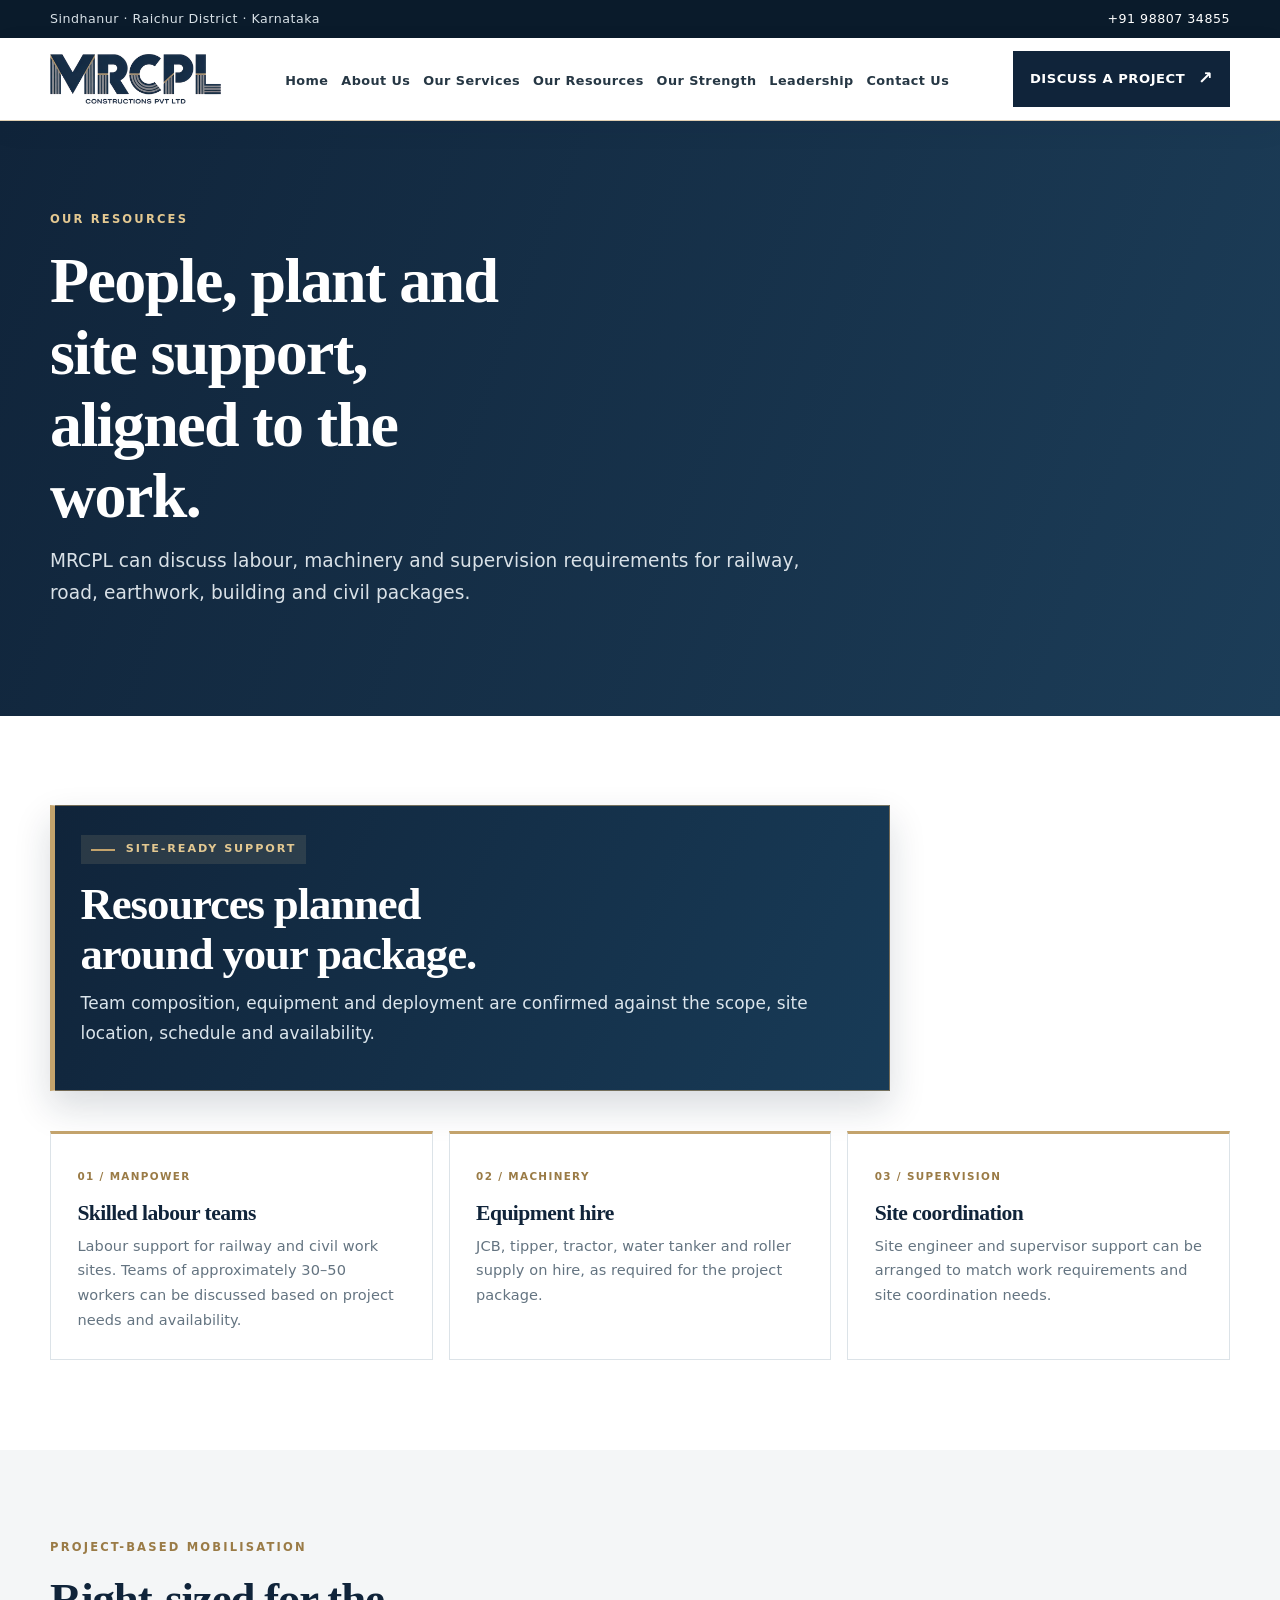
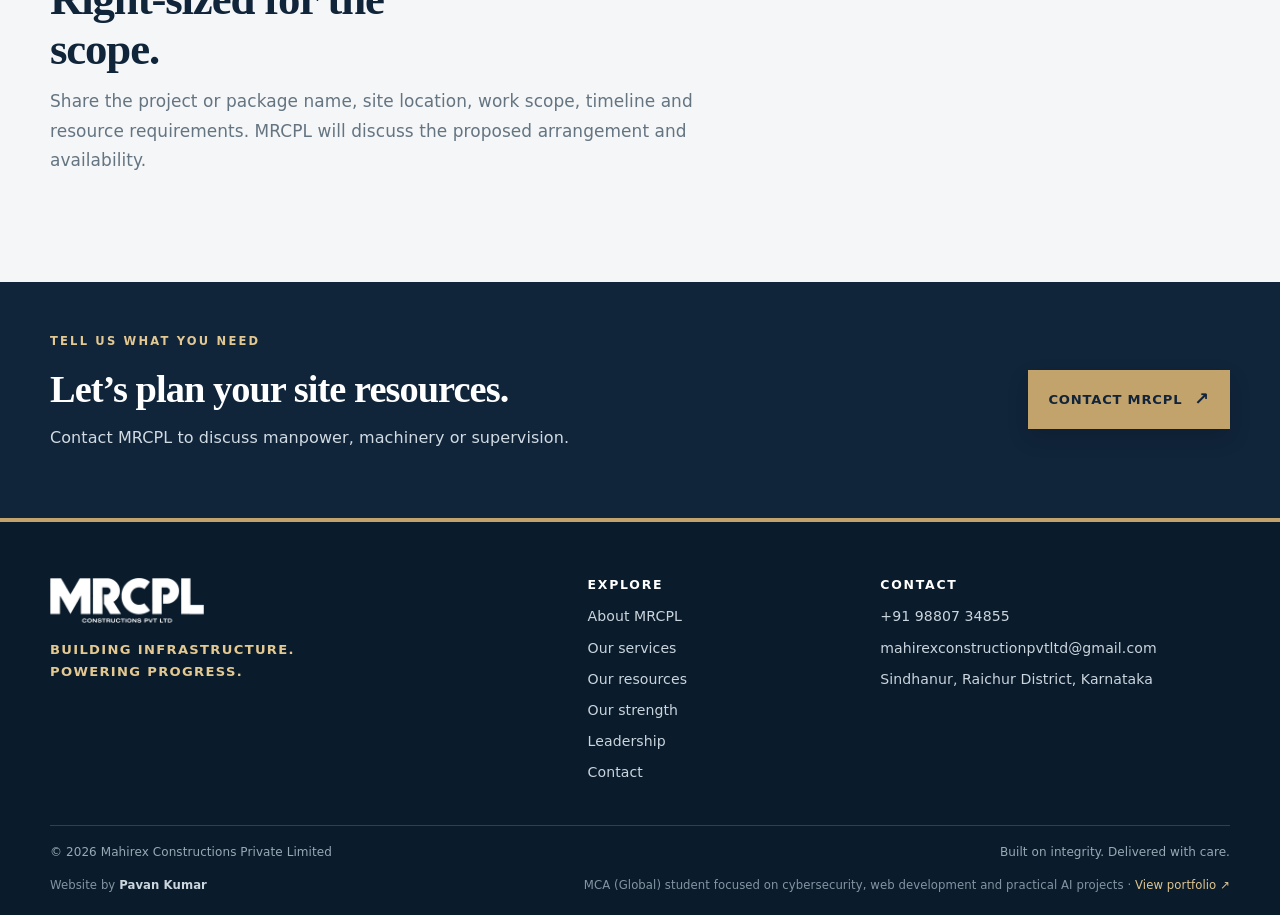
<file: resources.html>
<!doctype html>
<html lang="en-IN"><head><meta charset="utf-8"><meta name="viewport" content="width=device-width,initial-scale=1">
<title>Our Resources | MRCPL Constructions</title><meta name="description" content="Discuss skilled labour, machinery hire and site supervision resources for construction and infrastructure projects with MRCPL.">
<link rel="canonical" href="https://pavankumar-dev1.github.io/mrcpl-site/resources.html">
<link rel="icon" href="favicon.ico" sizes="48x48"><link rel="icon" type="image/png" sizes="32x32" href="favicon-32.png"><link rel="icon" type="image/png" sizes="192x192" href="favicon-192.png"><link rel="apple-touch-icon" href="apple-touch-icon.png">
<meta name="theme-color" content="#10243a"><link rel="stylesheet" href="styles.css?v=github-pages-assets-15"></head><body><a class="skip" href="#main">Skip to content</a><div class="topbar"><div class="wrap"><span>Sindhanur · Raichur District · Karnataka</span><a href="tel:+919880734855">+91 98807 34855</a></div></div>
<header class="site"><div class="wrap"><a class="brand" href="index.html#home" aria-label="MRCPL Constructions home"><img src="assets/logo.png?v=github-pages-assets-15" alt="MRCPL Constructions Pvt Ltd" width="180" height="46"></a><details class="mobile-menu"><summary class="menu-toggle" aria-label="Open navigation menu" aria-controls="mobile-navigation"><span></span><span></span><span></span></summary><nav id="mobile-navigation" class="site-nav" aria-label="Mobile navigation"><ul><li><a href="index.html#home">Home</a></li><li><a href="index.html#about">About Us</a></li><li><a href="index.html#services">Our Services</a></li><li><a href="index.html#resources">Our Resources</a></li><li><a href="index.html#strengths">Our Strength</a></li><li><a href="index.html#leadership">Leadership</a></li><li><a href="index.html#contact">Contact Us</a></li><li class="mobile-project-link"><a href="index.html#contact">Discuss a project <span aria-hidden="true">↗</span></a></li></ul></nav></details><nav class="desktop-nav" aria-label="Main navigation"><ul><li><a href="index.html#home">Home</a></li><li><a href="index.html#about">About Us</a></li><li><a href="index.html#services">Our Services</a></li><li><a href="index.html#resources">Our Resources</a></li><li><a href="index.html#strengths">Our Strength</a></li><li><a href="index.html#leadership">Leadership</a></li><li><a href="index.html#contact">Contact Us</a></li></ul></nav><a class="header-cta" href="index.html#contact">Discuss a project <span aria-hidden="true">↗</span></a></div></header><main id="main">
<section class="page-hero"><div class="wrap"><p class="eyebrow">OUR RESOURCES</p><h1>People, plant and site support, aligned to the work.</h1><p class="hero-lede">MRCPL can discuss labour, machinery and supervision requirements for railway, road, earthwork, building and civil packages.</p></div></section>
<section class="section"><div class="wrap"><div class="section-heading"><p class="eyebrow eyebrow-dark">SITE-READY SUPPORT</p><h2>Resources planned around your package.</h2><p class="lede">Team composition, equipment and deployment are confirmed against the scope, site location, schedule and availability.</p></div><div class="resource-grid">
<article><span>01 / MANPOWER</span><h3>Skilled labour teams</h3><p>Labour support for railway and civil work sites. Teams of approximately 30–50 workers can be discussed based on project needs and availability.</p></article>
<article><span>02 / MACHINERY</span><h3>Equipment hire</h3><p>JCB, tipper, tractor, water tanker and roller supply on hire, as required for the project package.</p></article>
<article><span>03 / SUPERVISION</span><h3>Site coordination</h3><p>Site engineer and supervisor support can be arranged to match work requirements and site coordination needs.</p></article>
</div></div></section>
<section class="section section-muted"><div class="wrap resource-note"><div><p class="eyebrow eyebrow-dark">PROJECT-BASED MOBILISATION</p><h2>Right-sized for the scope.</h2><p class="lede">Share the project or package name, site location, work scope, timeline and resource requirements. MRCPL will discuss the proposed arrangement and availability.</p></div></div></section>
<section class="closing-cta"><div class="wrap"><div><p class="eyebrow">TELL US WHAT YOU NEED</p><h2>Let’s plan your site resources.</h2><p>Contact MRCPL to discuss manpower, machinery or supervision.</p></div><a class="btn btn-gold" href="index.html#contact">Contact MRCPL <span aria-hidden="true">↗</span></a></div></section>
</main><footer class="site"><div class="wrap footer-main"><div class="footer-brand"><img src="assets/logo-white.png?v=github-pages-assets-15" alt="MRCPL Constructions" width="180" height="46"><p class="footer-tagline">BUILDING INFRASTRUCTURE. POWERING PROGRESS.</p></div><div><h2>Explore</h2><ul><li><a href="index.html#about">About MRCPL</a></li><li><a href="index.html#services">Our services</a></li><li><a href="index.html#resources">Our resources</a></li><li><a href="index.html#strengths">Our strength</a></li><li><a href="index.html#leadership">Leadership</a></li><li><a href="index.html#contact">Contact</a></li></ul></div><div><h2>Contact</h2><ul><li><a href="tel:+919880734855">+91 98807 34855</a></li><li><a href="mailto:mahirexconstructionpvtltd@gmail.com">mahirexconstructionpvtltd@gmail.com</a></li><li>Sindhanur, Raichur District, Karnataka</li></ul></div></div><div class="wrap footer-bottom"><span>© 2026 Mahirex Constructions Private Limited</span><span>Built on integrity. Delivered with care.</span></div><div class="wrap developer-credit"><span>Website by <strong>Pavan Kumar</strong></span><span>MCA (Global) student focused on cybersecurity, web development and practical AI projects · <a href="https://pavankumar.tech" target="_blank" rel="noopener noreferrer">View portfolio ↗</a></span></div></footer><script src="assets/js/mobile-menu.js?v=nav-4" defer></script></body></html>
</file>
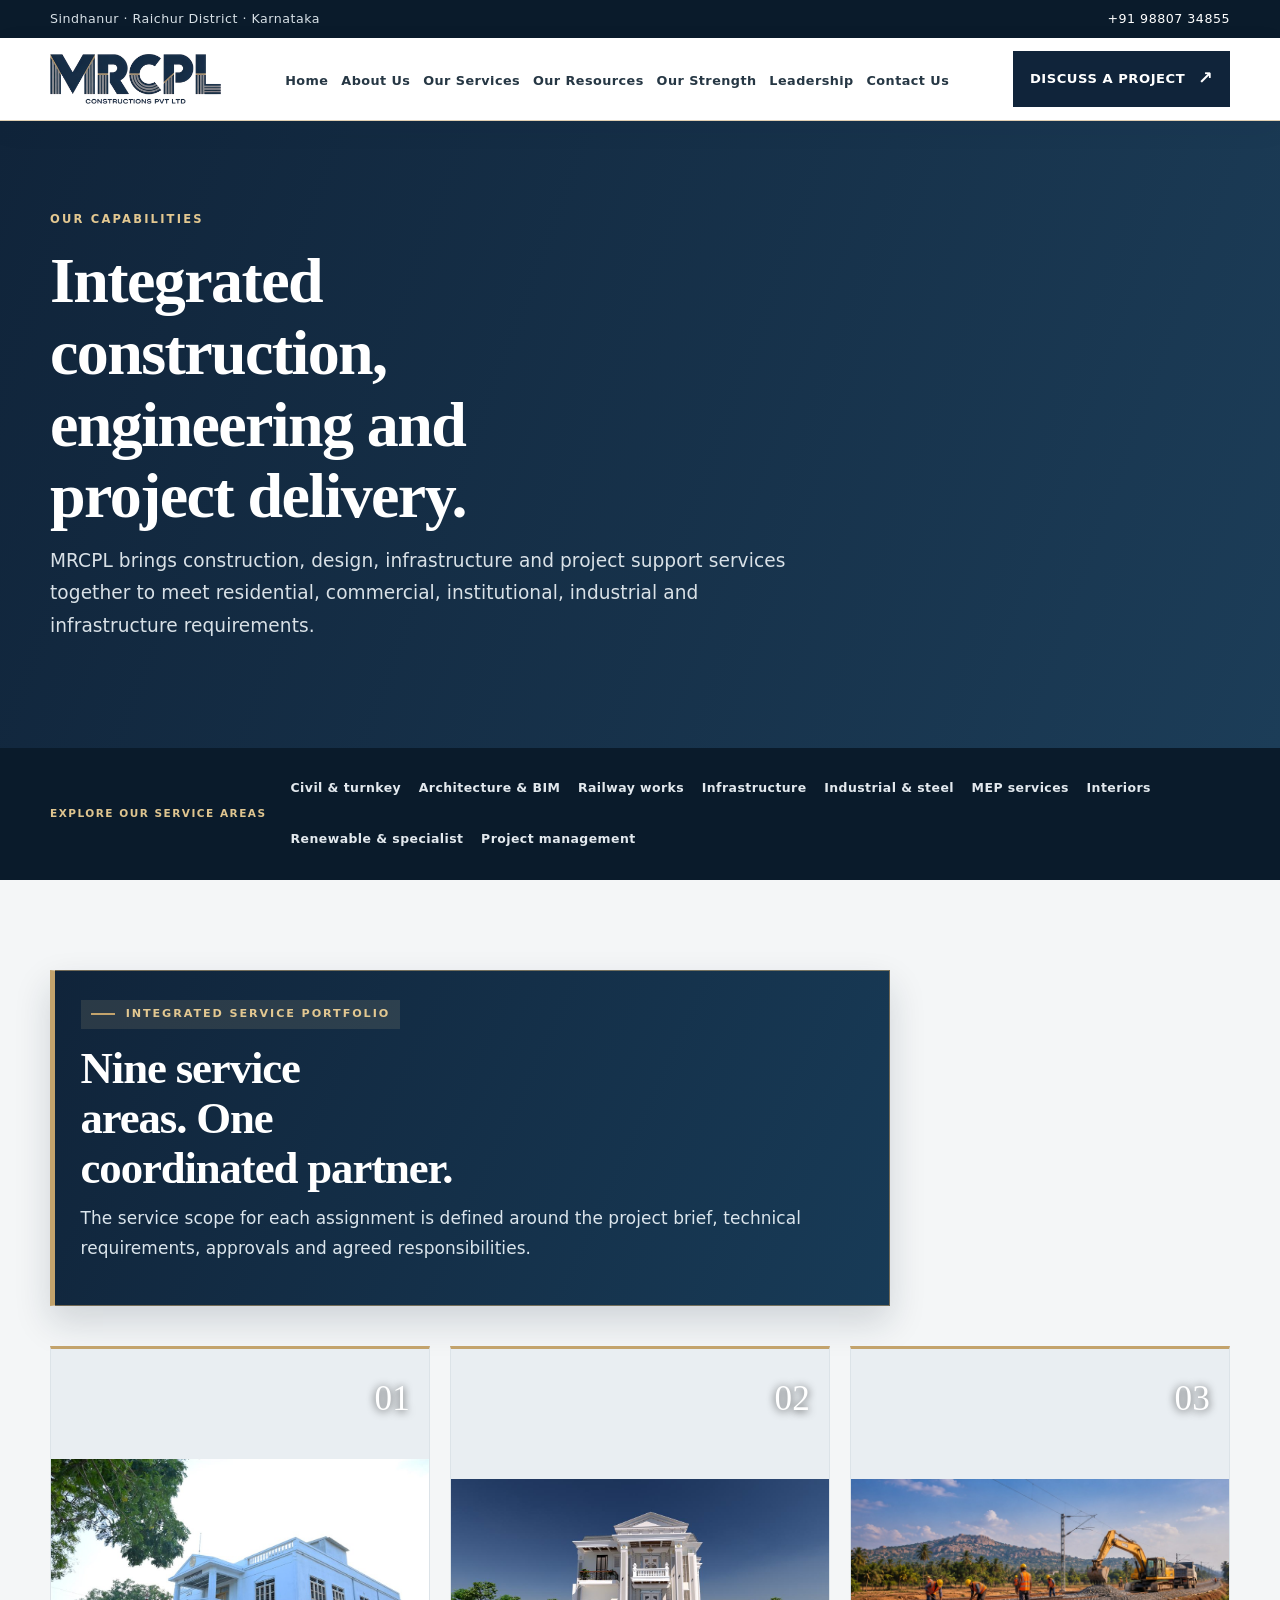
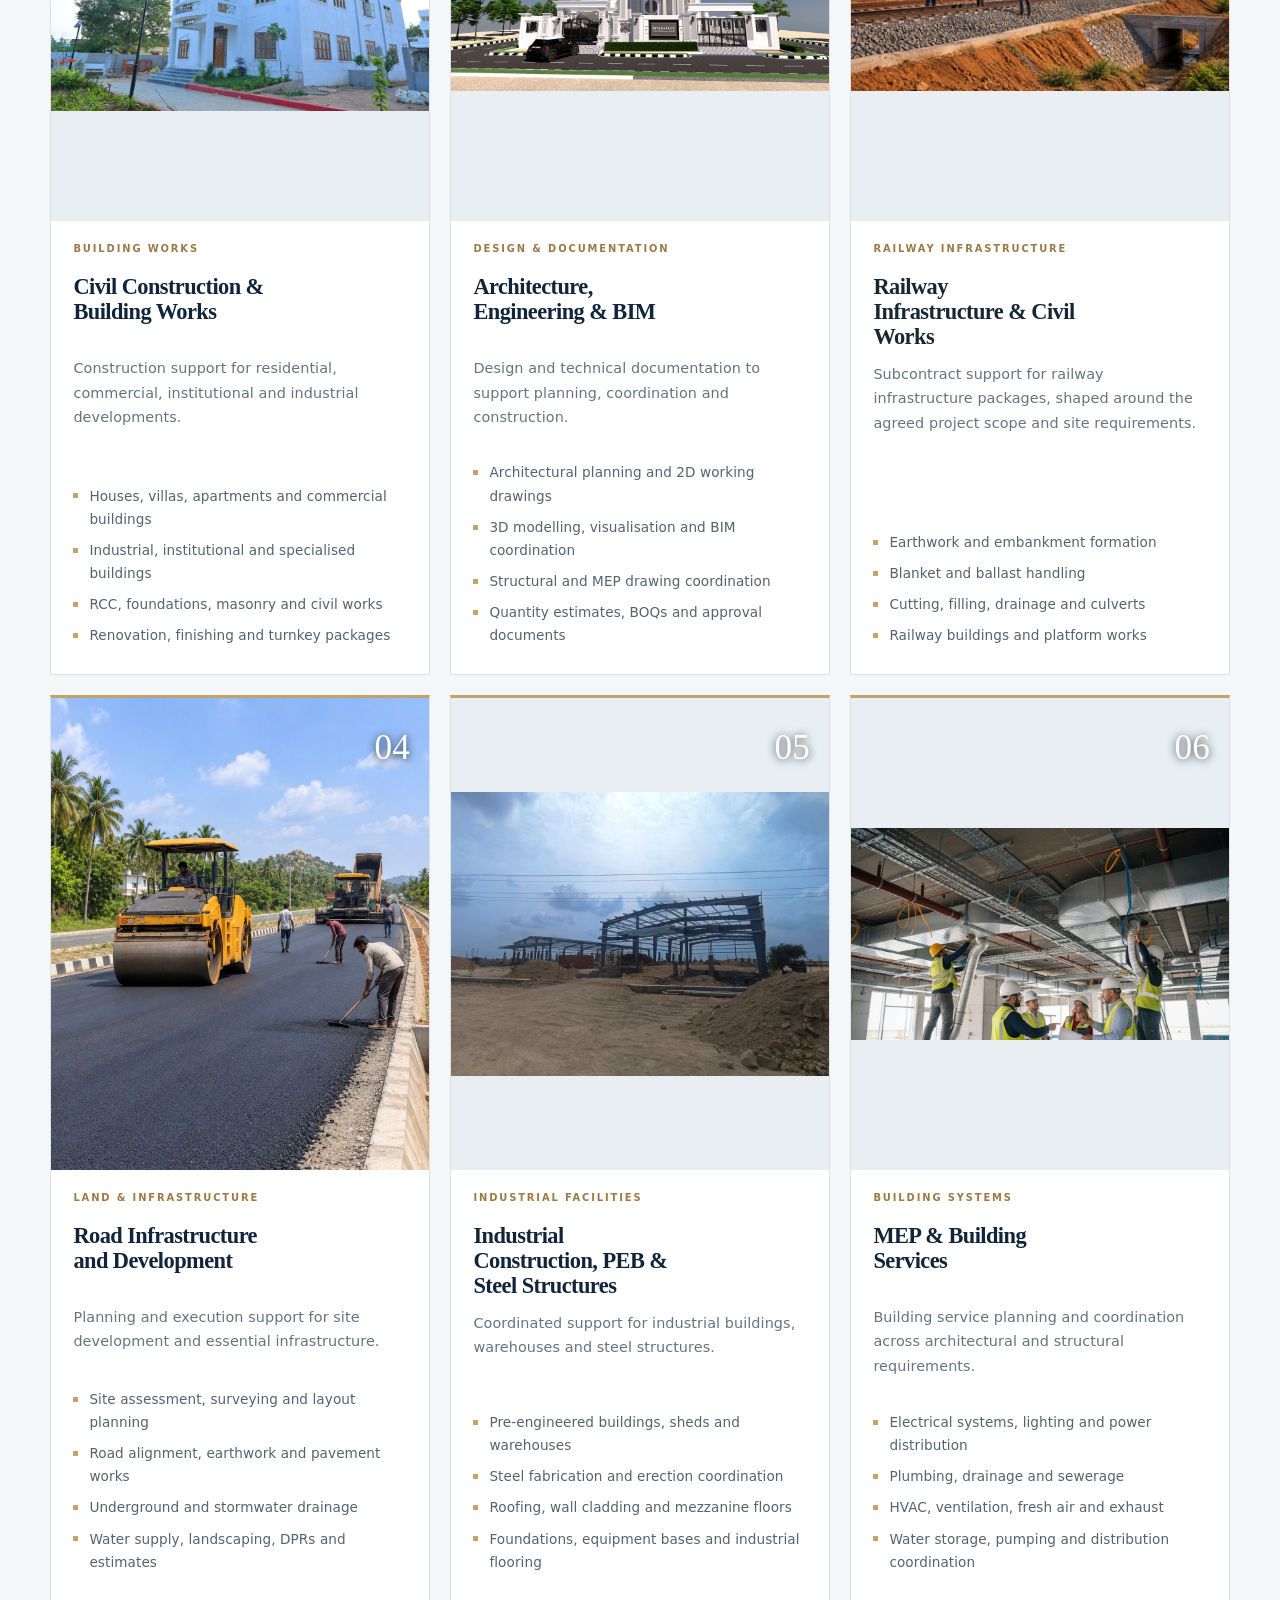
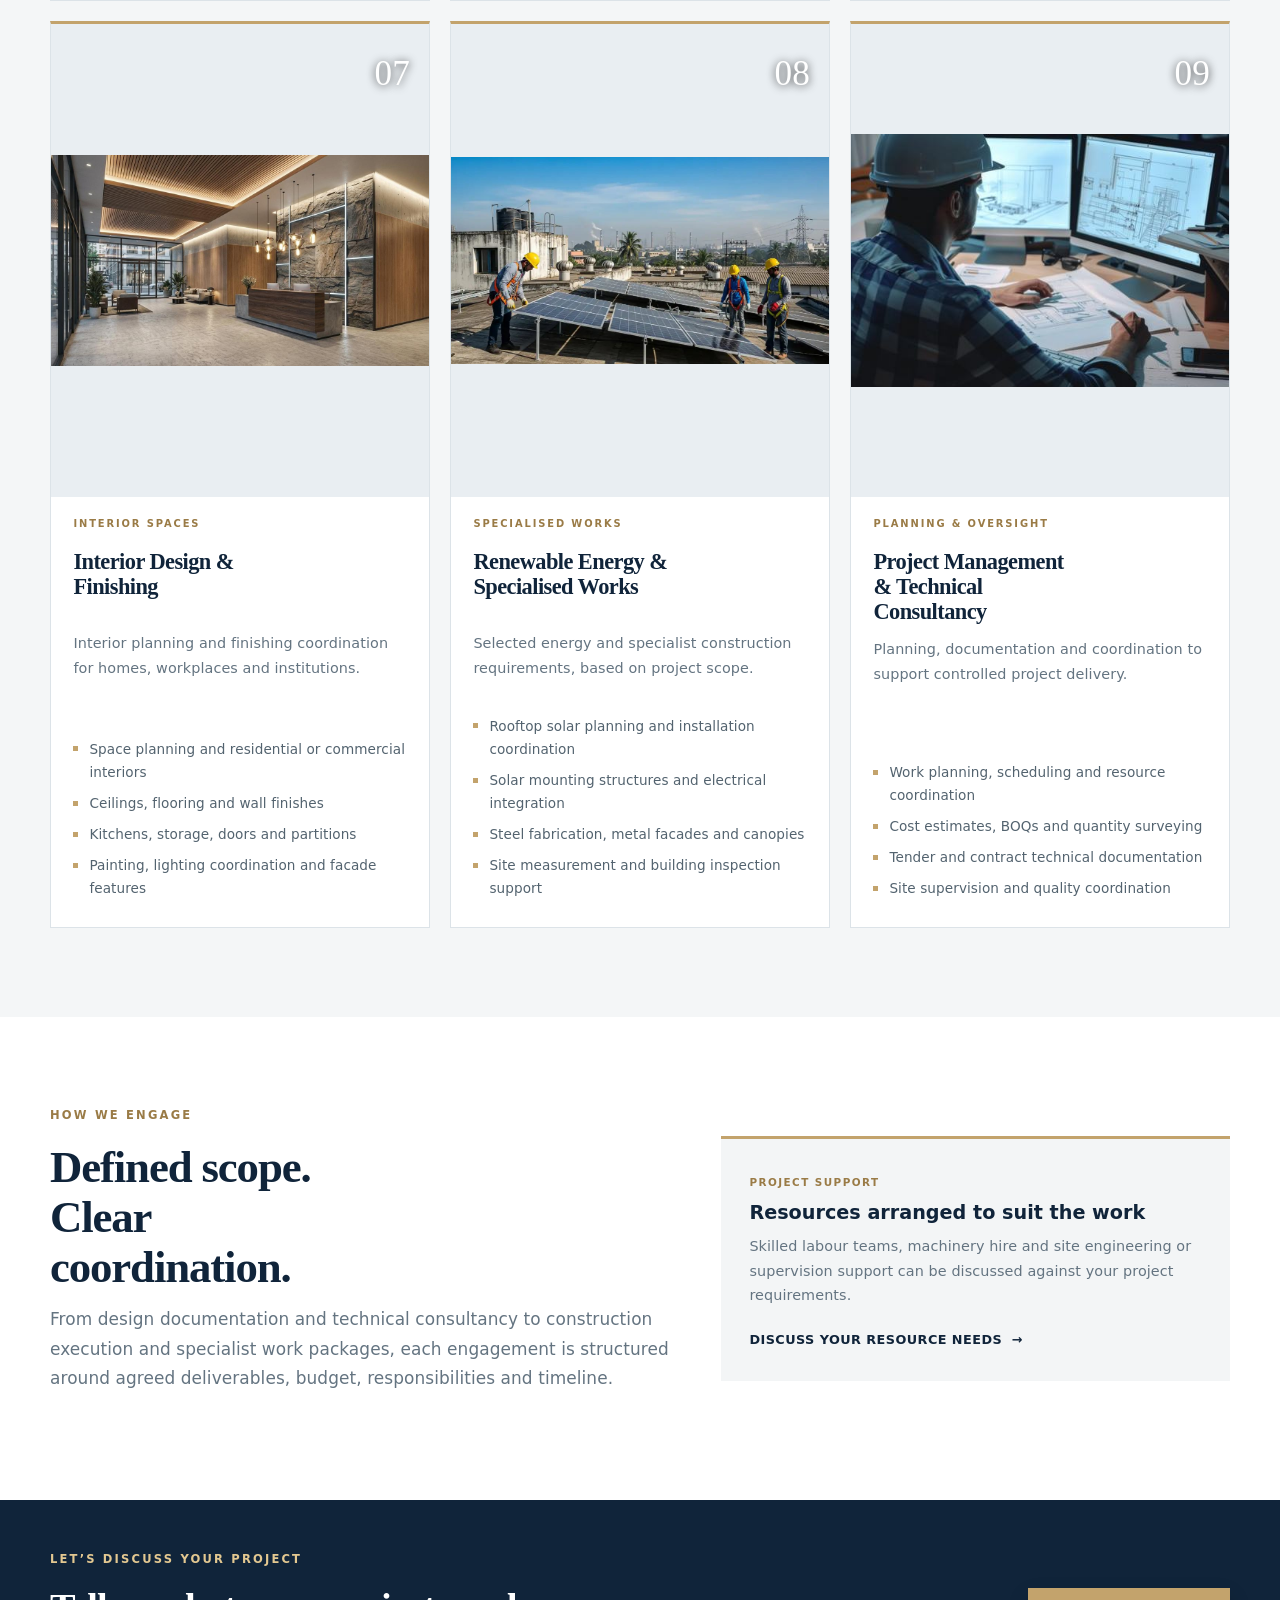
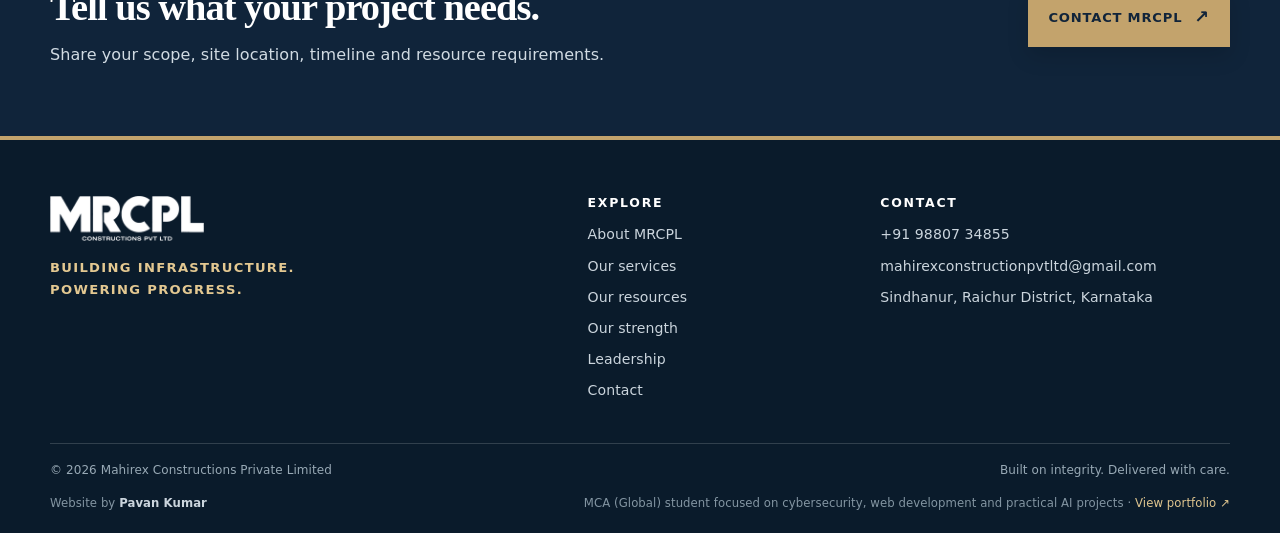
<file: services.html>
<!doctype html>
<html lang="en-IN"><head><meta charset="utf-8"><meta name="viewport" content="width=device-width,initial-scale=1">
<title>Services | MRCPL Constructions</title><meta name="description" content="Railway works, road and civil packages, skilled labour, machinery hire and site supervision from MRCPL in Raichur District.">
<link rel="canonical" href="https://pavankumar-dev1.github.io/mrcpl-site/services.html">
<link rel="icon" href="favicon.ico" sizes="48x48"><link rel="icon" type="image/png" sizes="32x32" href="favicon-32.png"><link rel="icon" type="image/png" sizes="192x192" href="favicon-192.png"><link rel="apple-touch-icon" href="apple-touch-icon.png">
<meta name="theme-color" content="#10243a"><link rel="stylesheet" href="styles.css?v=service-highway-18"></head><body><a class="skip" href="#main">Skip to content</a><div class="topbar"><div class="wrap"><span>Sindhanur · Raichur District · Karnataka</span><a href="tel:+919880734855">+91 98807 34855</a></div></div>
<header class="site"><div class="wrap"><a class="brand" href="index.html#home" aria-label="MRCPL Constructions home"><img src="assets/logo.png?v=github-pages-assets-15" alt="MRCPL Constructions Pvt Ltd" width="180" height="46"></a><details class="mobile-menu"><summary class="menu-toggle" aria-label="Open navigation menu" aria-controls="mobile-navigation"><span></span><span></span><span></span></summary><nav id="mobile-navigation" class="site-nav" aria-label="Mobile navigation"><ul><li><a href="index.html#home">Home</a></li><li><a href="index.html#about">About Us</a></li><li><a href="index.html#services">Our Services</a></li><li><a href="index.html#resources">Our Resources</a></li><li><a href="index.html#strengths">Our Strength</a></li><li><a href="index.html#leadership">Leadership</a></li><li><a href="index.html#contact">Contact Us</a></li><li class="mobile-project-link"><a href="index.html#contact">Discuss a project <span aria-hidden="true">↗</span></a></li></ul></nav></details><nav class="desktop-nav" aria-label="Main navigation"><ul><li><a href="index.html#home">Home</a></li><li><a href="index.html#about">About Us</a></li><li><a href="index.html#services">Our Services</a></li><li><a href="index.html#resources">Our Resources</a></li><li><a href="index.html#strengths">Our Strength</a></li><li><a href="index.html#leadership">Leadership</a></li><li><a href="index.html#contact">Contact Us</a></li></ul></nav><a class="header-cta" href="index.html#contact">Discuss a project <span aria-hidden="true">↗</span></a></div></header><main id="main">
<section class="page-hero service-portfolio-hero"><div class="wrap"><p class="eyebrow">OUR CAPABILITIES</p><h1>Integrated construction, engineering and project delivery.</h1><p class="hero-lede">MRCPL brings construction, design, infrastructure and project support services together to meet residential, commercial, institutional, industrial and infrastructure requirements.</p></div></section>
<section class="service-index-band"><div class="wrap"><p>EXPLORE OUR SERVICE AREAS</p><nav aria-label="Service areas"><a href="#civil">Civil &amp; turnkey</a><a href="#architecture">Architecture &amp; BIM</a><a href="#railway">Railway works</a><a href="#roads">Infrastructure</a><a href="#industrial">Industrial &amp; steel</a><a href="#mep">MEP services</a><a href="#interiors">Interiors</a><a href="#energy">Renewable &amp; specialist</a><a href="#management">Project management</a></nav></div></section>
<section class="section section-muted service-portfolio"><div class="wrap"><div class="section-heading"><p class="eyebrow eyebrow-dark">INTEGRATED SERVICE PORTFOLIO</p><h2>Nine service areas. One coordinated partner.</h2><p class="lede">The service scope for each assignment is defined around the project brief, technical requirements, approvals and agreed responsibilities.</p></div><div class="service-portfolio-grid">
<article class="portfolio-card" id="civil"><img class="portfolio-photo" src="assets/photos/portfolio-civil-building.jpg?v=github-pages-assets-15" alt="Completed white institutional building with landscaped grounds" loading="lazy"><span class="portfolio-number">01</span><p class="eyebrow eyebrow-dark">BUILDING WORKS</p><h3>Civil Construction &amp; Building Works</h3><p>Construction support for residential, commercial, institutional and industrial developments.</p><ul class="scope-list"><li>Houses, villas, apartments and commercial buildings</li><li>Industrial, institutional and specialised buildings</li><li>RCC, foundations, masonry and civil works</li><li>Renovation, finishing and turnkey packages</li></ul></article>
<article class="portfolio-card" id="architecture"><img class="portfolio-photo" src="assets/photos/portfolio-architecture.jpg?v=github-pages-assets-15" alt="Architectural building visualisation and BIM design workspace" loading="lazy"><span class="portfolio-number">02</span><p class="eyebrow eyebrow-dark">DESIGN &amp; DOCUMENTATION</p><h3>Architecture, Engineering &amp; BIM</h3><p>Design and technical documentation to support planning, coordination and construction.</p><ul class="scope-list"><li>Architectural planning and 2D working drawings</li><li>3D modelling, visualisation and BIM coordination</li><li>Structural and MEP drawing coordination</li><li>Quantity estimates, BOQs and approval documents</li></ul></article>
<article class="portfolio-card portfolio-card-railway" id="railway"><img class="portfolio-photo" src="assets/photos/portfolio-railway.jpg?v=github-pages-assets-15" alt="Railway track formation and ballast work with earthmoving equipment and a drainage culvert" loading="lazy"><span class="portfolio-number">03</span><p class="eyebrow eyebrow-dark">RAILWAY INFRASTRUCTURE</p><h3>Railway Infrastructure &amp; Civil Works</h3><p>Subcontract support for railway infrastructure packages, shaped around the agreed project scope and site requirements.</p><ul class="scope-list"><li>Earthwork and embankment formation</li><li>Blanket and ballast handling</li><li>Cutting, filling, drainage and culverts</li><li>Railway buildings and platform works</li></ul></article>
<article class="portfolio-card" id="roads"><img class="portfolio-photo" src="assets/photos/road-infrastructure-highway.jpg?v=roadworks-highway-18" alt="Road surfacing work in progress" loading="lazy"><span class="portfolio-number">04</span><p class="eyebrow eyebrow-dark">LAND &amp; INFRASTRUCTURE</p><h3>Road Infrastructure and Development</h3><p>Planning and execution support for site development and essential infrastructure.</p><ul class="scope-list"><li>Site assessment, surveying and layout planning</li><li>Road alignment, earthwork and pavement works</li><li>Underground and stormwater drainage</li><li>Water supply, landscaping, DPRs and estimates</li></ul></article>
<article class="portfolio-card" id="industrial"><img class="portfolio-photo" src="assets/photos/portfolio-industrial.jpg?v=github-pages-assets-15" alt="Steel structure under construction for an industrial facility" loading="lazy"><span class="portfolio-number">05</span><p class="eyebrow eyebrow-dark">INDUSTRIAL FACILITIES</p><h3>Industrial Construction, PEB &amp; Steel Structures</h3><p>Coordinated support for industrial buildings, warehouses and steel structures.</p><ul class="scope-list"><li>Pre-engineered buildings, sheds and warehouses</li><li>Steel fabrication and erection coordination</li><li>Roofing, wall cladding and mezzanine floors</li><li>Foundations, equipment bases and industrial flooring</li></ul></article>
<article class="portfolio-card" id="mep"><img class="portfolio-photo" src="assets/photos/portfolio-mep.jpg?v=github-pages-assets-15" alt="MEP installation work inside a building" loading="lazy"><span class="portfolio-number">06</span><p class="eyebrow eyebrow-dark">BUILDING SYSTEMS</p><h3>MEP &amp; Building Services</h3><p>Building service planning and coordination across architectural and structural requirements.</p><ul class="scope-list"><li>Electrical systems, lighting and power distribution</li><li>Plumbing, drainage and sewerage</li><li>HVAC, ventilation, fresh air and exhaust</li><li>Water storage, pumping and distribution coordination</li></ul></article>
<article class="portfolio-card" id="interiors"><img class="portfolio-photo" src="assets/photos/portfolio-interiors.jpg?v=github-pages-assets-15" alt="Finished contemporary building interior" loading="lazy"><span class="portfolio-number">07</span><p class="eyebrow eyebrow-dark">INTERIOR SPACES</p><h3>Interior Design &amp; Finishing</h3><p>Interior planning and finishing coordination for homes, workplaces and institutions.</p><ul class="scope-list"><li>Space planning and residential or commercial interiors</li><li>Ceilings, flooring and wall finishes</li><li>Kitchens, storage, doors and partitions</li><li>Painting, lighting coordination and facade features</li></ul></article>
<article class="portfolio-card" id="energy"><img class="portfolio-photo" src="assets/photos/portfolio-renewable.jpg?v=github-pages-assets-15" alt="Rooftop solar installation" loading="lazy"><span class="portfolio-number">08</span><p class="eyebrow eyebrow-dark">SPECIALISED WORKS</p><h3>Renewable Energy &amp; Specialised Works</h3><p>Selected energy and specialist construction requirements, based on project scope.</p><ul class="scope-list"><li>Rooftop solar planning and installation coordination</li><li>Solar mounting structures and electrical integration</li><li>Steel fabrication, metal facades and canopies</li><li>Site measurement and building inspection support</li></ul></article>
<article class="portfolio-card" id="management"><img class="portfolio-photo" src="assets/photos/portfolio-management.jpg?v=github-pages-assets-15" alt="Project planning and technical coordination" loading="lazy"><span class="portfolio-number">09</span><p class="eyebrow eyebrow-dark">PLANNING &amp; OVERSIGHT</p><h3>Project Management &amp; Technical Consultancy</h3><p>Planning, documentation and coordination to support controlled project delivery.</p><ul class="scope-list"><li>Work planning, scheduling and resource coordination</li><li>Cost estimates, BOQs and quantity surveying</li><li>Tender and contract technical documentation</li><li>Site supervision and quality coordination</li></ul></article>
</div></div></section>
<section class="section"><div class="wrap service-delivery"><div><p class="eyebrow eyebrow-dark">HOW WE ENGAGE</p><h2>Defined scope. Clear coordination.</h2><p class="lede">From design documentation and technical consultancy to construction execution and specialist work packages, each engagement is structured around agreed deliverables, budget, responsibilities and timeline.</p></div><aside id="site-support"><span>PROJECT SUPPORT</span><h3>Resources arranged to suit the work</h3><p>Skilled labour teams, machinery hire and site engineering or supervision support can be discussed against your project requirements.</p><a class="text-link" href="index.html#contact">Discuss your resource needs <span aria-hidden="true">→</span></a></aside></div></section>
<section class="closing-cta"><div class="wrap"><div><p class="eyebrow">LET’S DISCUSS YOUR PROJECT</p><h2>Tell us what your project needs.</h2><p>Share your scope, site location, timeline and resource requirements.</p></div><a class="btn btn-gold" href="index.html#contact">Contact MRCPL <span aria-hidden="true">↗</span></a></div></section>
</main><footer class="site"><div class="wrap footer-main"><div class="footer-brand"><img src="assets/logo-white.png?v=github-pages-assets-15" alt="MRCPL Constructions" width="180" height="46"><p class="footer-tagline">BUILDING INFRASTRUCTURE. POWERING PROGRESS.</p></div><div><h2>Explore</h2><ul><li><a href="index.html#about">About MRCPL</a></li><li><a href="index.html#services">Our services</a></li><li><a href="index.html#resources">Our resources</a></li><li><a href="index.html#strengths">Our strength</a></li><li><a href="index.html#leadership">Leadership</a></li><li><a href="index.html#contact">Contact</a></li></ul></div><div><h2>Contact</h2><ul><li><a href="tel:+919880734855">+91 98807 34855</a></li><li><a href="mailto:mahirexconstructionpvtltd@gmail.com">mahirexconstructionpvtltd@gmail.com</a></li><li>Sindhanur, Raichur District, Karnataka</li></ul></div></div><div class="wrap footer-bottom"><span>© 2026 Mahirex Constructions Private Limited</span><span>Built on integrity. Delivered with care.</span></div><div class="wrap developer-credit"><span>Website by <strong>Pavan Kumar</strong></span><span>MCA (Global) student focused on cybersecurity, web development and practical AI projects · <a href="https://pavankumar.tech" target="_blank" rel="noopener noreferrer">View portfolio ↗</a></span></div></footer><script src="assets/js/mobile-menu.js?v=nav-4" defer></script></body></html>
</file>
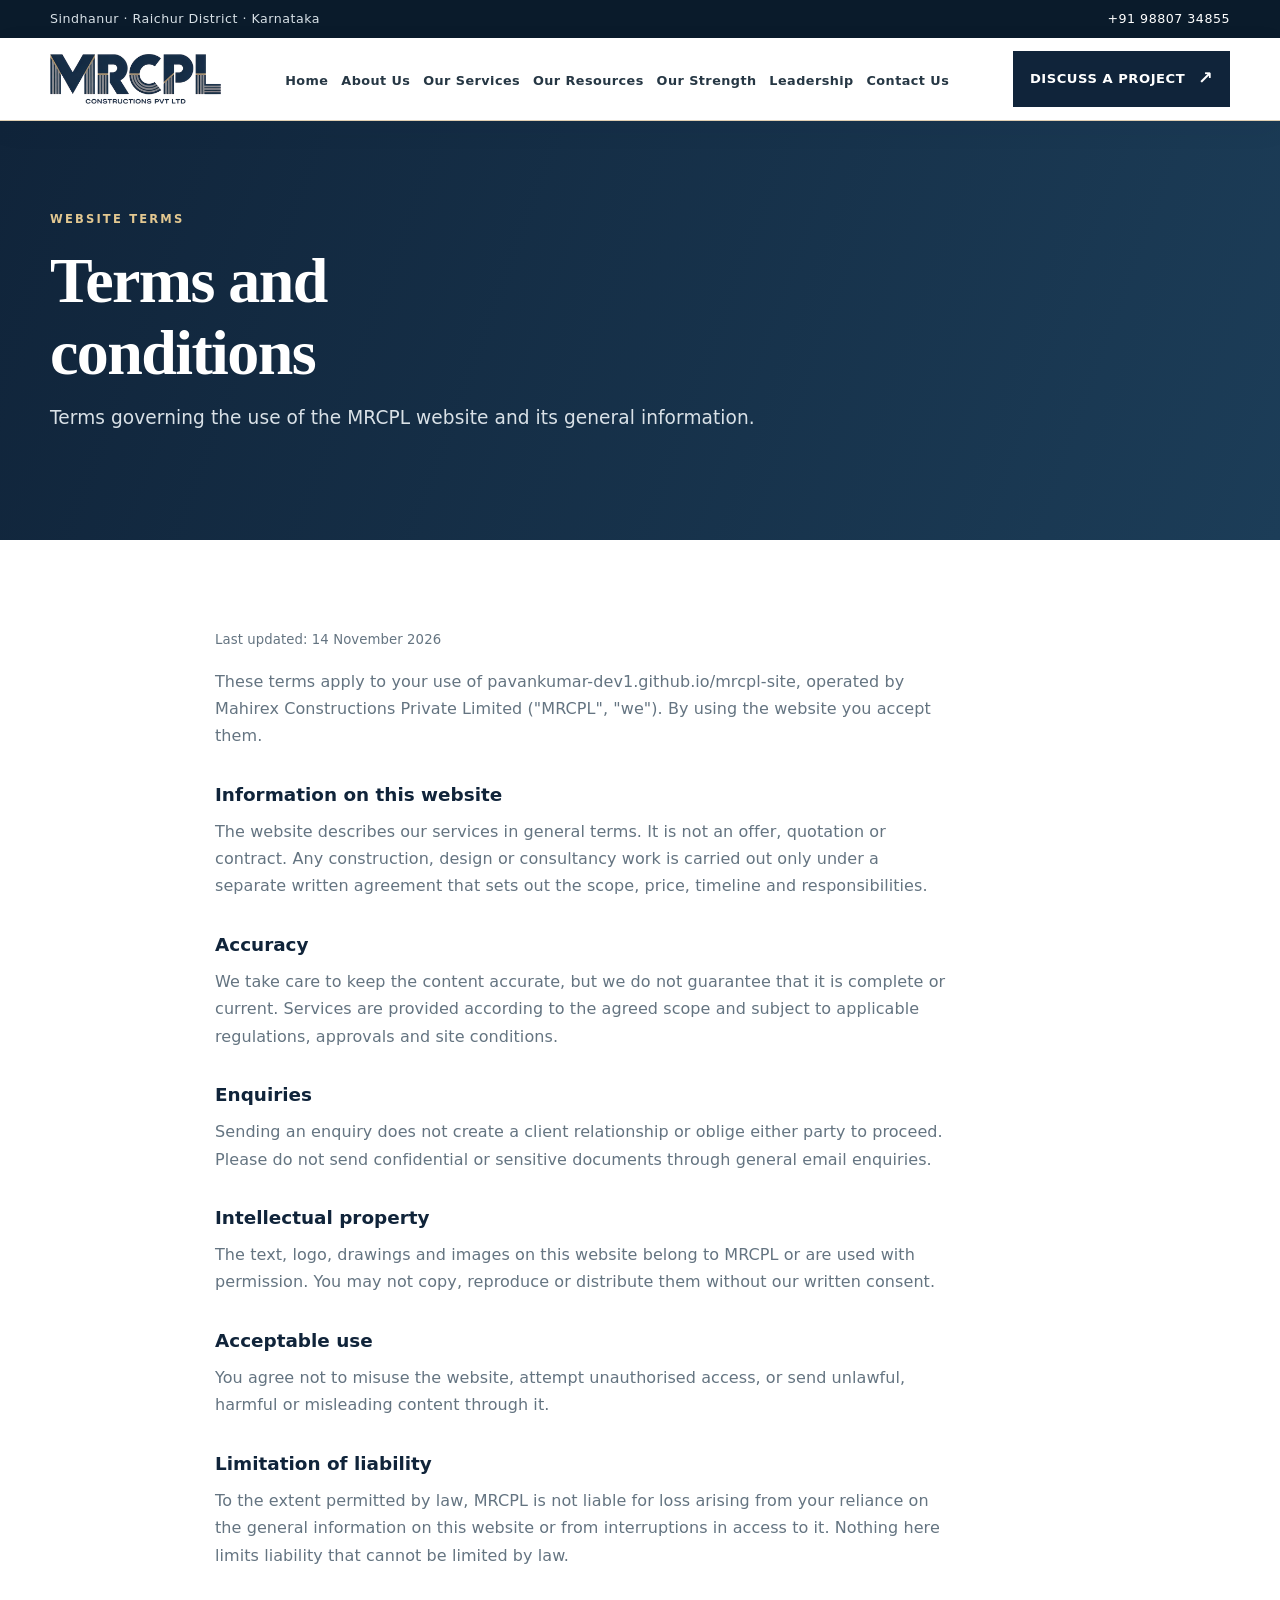
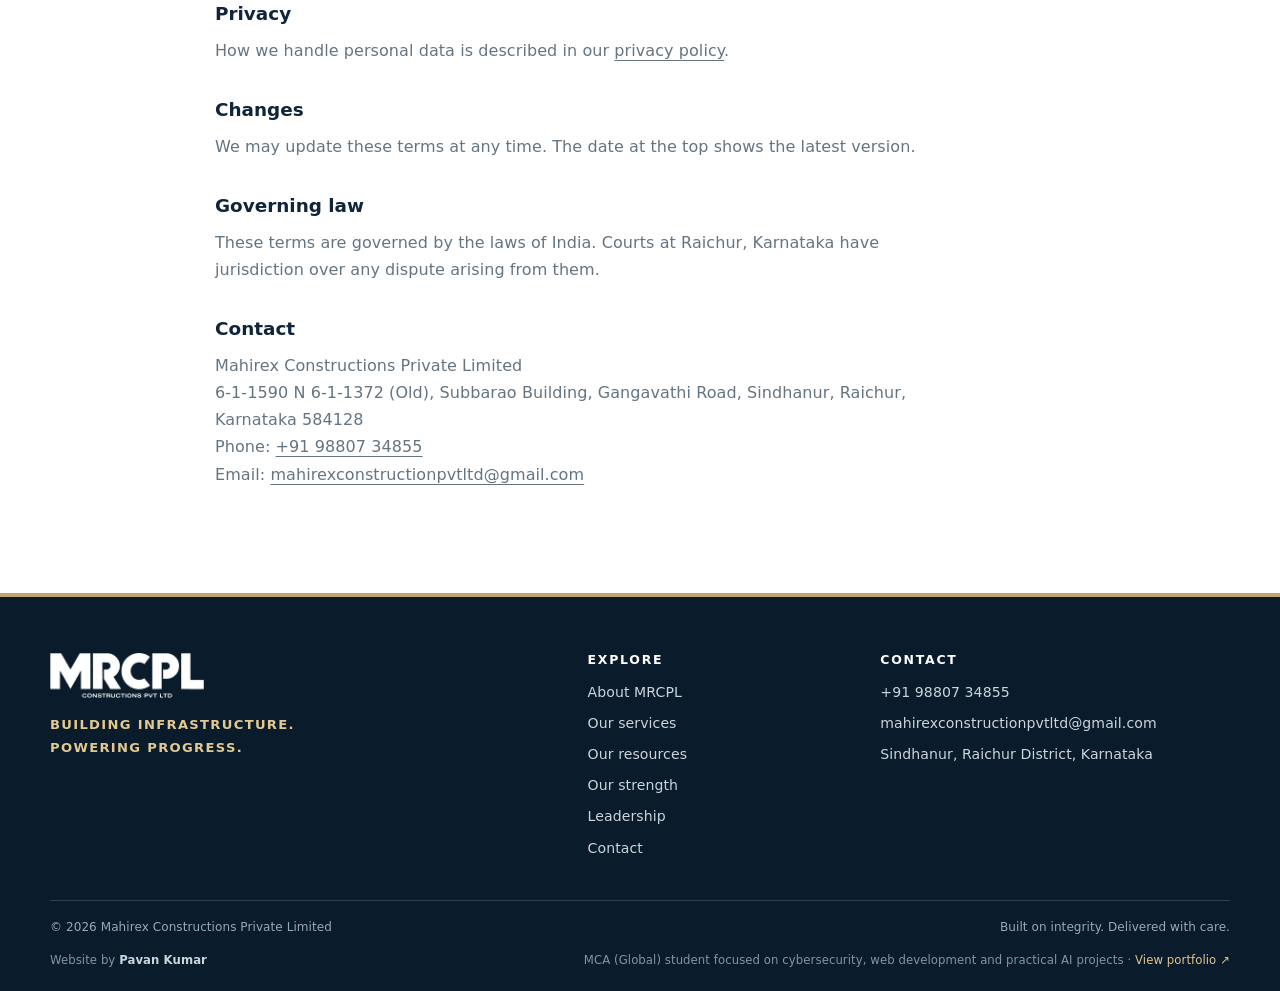
<file: terms.html>
<!doctype html>
<html lang="en-IN"><head><meta charset="utf-8"><meta name="viewport" content="width=device-width,initial-scale=1">
<title>Terms and conditions | MRCPL Constructions</title><meta name="description" content="Terms governing the use of the MRCPL website and its general information.">
<link rel="canonical" href="https://pavankumar-dev1.github.io/mrcpl-site/terms.html">
<link rel="icon" href="favicon.ico" sizes="48x48"><link rel="icon" type="image/png" sizes="32x32" href="favicon-32.png"><link rel="icon" type="image/png" sizes="192x192" href="favicon-192.png"><link rel="apple-touch-icon" href="apple-touch-icon.png">
<meta name="theme-color" content="#10243a"><link rel="stylesheet" href="styles.css?v=github-pages-assets-15"></head><body><a class="skip" href="#main">Skip to content</a><div class="topbar"><div class="wrap"><span>Sindhanur · Raichur District · Karnataka</span><a href="tel:+919880734855">+91 98807 34855</a></div></div>
<header class="site"><div class="wrap"><a class="brand" href="index.html#home" aria-label="MRCPL Constructions home"><img src="assets/logo.png?v=github-pages-assets-15" alt="MRCPL Constructions Pvt Ltd" width="180" height="46"></a><details class="mobile-menu"><summary class="menu-toggle" aria-label="Open navigation menu" aria-controls="mobile-navigation"><span></span><span></span><span></span></summary><nav id="mobile-navigation" class="site-nav" aria-label="Mobile navigation"><ul><li><a href="index.html#home">Home</a></li><li><a href="index.html#about">About Us</a></li><li><a href="index.html#services">Our Services</a></li><li><a href="index.html#resources">Our Resources</a></li><li><a href="index.html#strengths">Our Strength</a></li><li><a href="index.html#leadership">Leadership</a></li><li><a href="index.html#contact">Contact Us</a></li><li class="mobile-project-link"><a href="index.html#contact">Discuss a project <span aria-hidden="true">↗</span></a></li></ul></nav></details><nav class="desktop-nav" aria-label="Main navigation"><ul><li><a href="index.html#home">Home</a></li><li><a href="index.html#about">About Us</a></li><li><a href="index.html#services">Our Services</a></li><li><a href="index.html#resources">Our Resources</a></li><li><a href="index.html#strengths">Our Strength</a></li><li><a href="index.html#leadership">Leadership</a></li><li><a href="index.html#contact">Contact Us</a></li></ul></nav><a class="header-cta" href="index.html#contact">Discuss a project <span aria-hidden="true">↗</span></a></div></header><main id="main"><section class="page-hero"><div class="wrap"><p class="eyebrow">WEBSITE TERMS</p><h1>Terms and conditions</h1><p class="hero-lede">Terms governing the use of the MRCPL website and its general information.</p></div></section><section class="section"><div class="wrap legal"><p class="small">Last updated: 14 November 2026</p>
<p>These terms apply to your use of pavankumar-dev1.github.io/mrcpl-site, operated by Mahirex Constructions Private Limited ("MRCPL", "we"). By using the website you accept them.</p>
<h2>Information on this website</h2><p>The website describes our services in general terms. It is not an offer, quotation or contract. Any construction, design or consultancy work is carried out only under a separate written agreement that sets out the scope, price, timeline and responsibilities.</p>
<h2>Accuracy</h2><p>We take care to keep the content accurate, but we do not guarantee that it is complete or current. Services are provided according to the agreed scope and subject to applicable regulations, approvals and site conditions.</p>
<h2>Enquiries</h2><p>Sending an enquiry does not create a client relationship or oblige either party to proceed. Please do not send confidential or sensitive documents through general email enquiries.</p>
<h2>Intellectual property</h2><p>The text, logo, drawings and images on this website belong to MRCPL or are used with permission. You may not copy, reproduce or distribute them without our written consent.</p>
<h2>Acceptable use</h2><p>You agree not to misuse the website, attempt unauthorised access, or send unlawful, harmful or misleading content through it.</p>
<h2>Limitation of liability</h2><p>To the extent permitted by law, MRCPL is not liable for loss arising from your reliance on the general information on this website or from interruptions in access to it. Nothing here limits liability that cannot be limited by law.</p>
<h2>Privacy</h2><p>How we handle personal data is described in our <a href="privacy.html">privacy policy</a>.</p>
<h2>Changes</h2><p>We may update these terms at any time. The date at the top shows the latest version.</p>
<h2>Governing law</h2><p>These terms are governed by the laws of India. Courts at Raichur, Karnataka have jurisdiction over any dispute arising from them.</p>
<h2>Contact</h2><p>Mahirex Constructions Private Limited<br>6-1-1590 N 6-1-1372 (Old), Subbarao Building, Gangavathi Road, Sindhanur, Raichur, Karnataka 584128<br>Phone: <a href="tel:+919880734855">+91 98807 34855</a><br>Email: <a href="mailto:mahirexconstructionpvtltd@gmail.com">mahirexconstructionpvtltd@gmail.com</a></p></div></section></main><footer class="site"><div class="wrap footer-main"><div class="footer-brand"><img src="assets/logo-white.png?v=github-pages-assets-15" alt="MRCPL Constructions" width="180" height="46"><p class="footer-tagline">BUILDING INFRASTRUCTURE. POWERING PROGRESS.</p></div><div><h2>Explore</h2><ul><li><a href="index.html#about">About MRCPL</a></li><li><a href="index.html#services">Our services</a></li><li><a href="index.html#resources">Our resources</a></li><li><a href="index.html#strengths">Our strength</a></li><li><a href="index.html#leadership">Leadership</a></li><li><a href="index.html#contact">Contact</a></li></ul></div><div><h2>Contact</h2><ul><li><a href="tel:+919880734855">+91 98807 34855</a></li><li><a href="mailto:mahirexconstructionpvtltd@gmail.com">mahirexconstructionpvtltd@gmail.com</a></li><li>Sindhanur, Raichur District, Karnataka</li></ul></div></div><div class="wrap footer-bottom"><span>© 2026 Mahirex Constructions Private Limited</span><span>Built on integrity. Delivered with care.</span></div><div class="wrap developer-credit"><span>Website by <strong>Pavan Kumar</strong></span><span>MCA (Global) student focused on cybersecurity, web development and practical AI projects · <a href="https://pavankumar.tech" target="_blank" rel="noopener noreferrer">View portfolio ↗</a></span></div></footer><script src="assets/js/mobile-menu.js?v=nav-4" defer></script></body></html>
</file>
<file: styles.css>
:root{--navy:#10243a;--navy-2:#183b57;--gold:#c3a36c;--ink:#172633;--muted:#647481;--line:#dce3e8;--wash:#f4f6f7;--white:#fff;--serif:Georgia,"Times New Roman",serif;--sans:Inter,ui-sans-serif,system-ui,-apple-system,"Segoe UI",Arial,sans-serif}
*{box-sizing:border-box}
html{scroll-behavior:smooth;-webkit-text-size-adjust:100%}
body{margin:0;background:#fff;color:var(--ink);font:16px/1.7 var(--sans);letter-spacing:.005em}
img{display:block;max-width:100%;height:auto}
a{color:inherit;text-underline-offset:4px}
a:hover{color:var(--navy-2)}
:focus-visible{outline:3px solid var(--gold);outline-offset:3px}
.skip{position:absolute;left:-9999px;top:0;z-index:100;background:var(--navy);color:#fff;padding:.75rem 1rem}
.skip:focus{left:1rem;top:1rem}
.wrap{width:min(1180px,calc(100% - 3rem));margin-inline:auto}
.topbar{background:#0a1b2b;color:#d8e1e7;font-size:.79rem;letter-spacing:.04em}
.topbar .wrap{min-height:38px;display:flex;align-items:center;justify-content:space-between;gap:1rem}
.topbar a{color:#fff;text-decoration:none}
header.site{position:sticky;top:0;z-index:30;background:rgba(255,255,255,.97);border-bottom:1px solid rgba(195,163,108,.52);box-shadow:0 8px 28px rgba(16,36,58,.06);backdrop-filter:blur(12px)}
header.site .wrap{min-height:82px;display:flex;align-items:center;justify-content:space-between;gap:1.8rem}
.brand{flex:0 0 auto}
.brand img{width:auto;height:50px}
nav ul{display:flex;align-items:center;gap:clamp(1rem,2vw,2rem);list-style:none;margin:0;padding:0}
nav a{font-size:.9rem;font-weight:650;letter-spacing:.035em;text-decoration:none;color:#263744;padding:.6rem 0;border-bottom:2px solid transparent}
nav a:hover,nav a[aria-current=page]{color:var(--navy);border-color:var(--gold)}
.header-cta{display:inline-flex;align-items:center;gap:.8rem;padding:.8rem 1.05rem;background:var(--navy);color:#fff;text-decoration:none;font-size:.82rem;font-weight:700;letter-spacing:.04em;text-transform:uppercase;white-space:nowrap}
.header-cta:hover{background:var(--navy-2);color:#fff}
.header-cta span,.btn span{font-size:1.1rem}
h1,h2,h3{margin:0 0 .8rem;color:var(--navy);font-family:var(--serif);font-weight:600;line-height:1.12;letter-spacing:-.025em}
h1{font-size:clamp(2.7rem,5.4vw,5.3rem)}
h2{font-size:clamp(2rem,3.5vw,3.25rem)}
h3{font-size:1.45rem}
p{max-width:72ch;margin:0 0 1rem}
.eyebrow{margin:0 0 1.1rem;color:#e3c891;font-size:.72rem;font-weight:800;line-height:1.5;letter-spacing:.19em;text-transform:uppercase}
.eyebrow-dark{color:#9a7b46}
.hero{position:relative;overflow:hidden;background:linear-gradient(105deg,rgba(8,25,41,.97) 0%,rgba(8,25,41,.92) 53%,rgba(8,25,41,.68) 100%),url("assets/photos/service-civil.jpg?v=github-pages-assets-15") center/cover;color:#fff}
.hero-grid{display:grid;grid-template-columns:minmax(0,1.12fr) minmax(350px,.88fr);align-items:center;gap:clamp(2.2rem,5vw,5.5rem);padding-block:clamp(4.5rem,8vw,7.2rem)}
.hero-copy h1{max-width:12ch;color:#fff;margin-bottom:1.25rem;font-size:clamp(3rem,5.7vw,5.3rem);line-height:1.01}
.hero-lede{max-width:56ch;color:#d9e1e7;font-size:clamp(1.05rem,1.45vw,1.22rem);line-height:1.75}
.actions{display:flex;flex-wrap:wrap;gap:.85rem;margin-top:1.8rem}
.btn{display:inline-flex;align-items:center;justify-content:center;gap:.75rem;min-height:52px;padding:.85rem 1.2rem;border:1px solid transparent;text-decoration:none;font-size:.82rem;font-weight:750;letter-spacing:.06em;text-transform:uppercase;transition:transform .18s ease,background .18s ease,box-shadow .18s ease}
.btn:hover{transform:translateY(-2px)}
.btn-gold{background:var(--gold);color:#11243a;box-shadow:0 9px 22px rgba(0,0,0,.14)}
.btn-gold:hover{background:#d1b47d;color:#0a1b2b}
.btn-outline{border-color:rgba(255,255,255,.55);color:#fff;background:rgba(255,255,255,.04)}
.btn-outline:hover{background:rgba(255,255,255,.14);color:#fff}
.btn-dark{background:var(--navy);color:#fff}
.btn-dark:hover{background:var(--navy-2);color:#fff}
.hero-proof{display:flex;flex-wrap:wrap;gap:1.3rem 2.2rem;margin-top:2.1rem;padding-top:1.1rem;border-top:1px solid rgba(255,255,255,.24);color:#d4dee5;font-size:.78rem}
.hero-proof span{display:grid;gap:.1rem}
.hero-proof strong{color:#fff;font-size:.88rem}
.hero-panel{padding:1.65rem 1.7rem 1.2rem;background:#fff;color:var(--ink);border-top:4px solid var(--gold);box-shadow:0 22px 55px rgba(0,0,0,.25)}
.panel-eyebrow{margin:0 0 .45rem;color:#9a7b46;font-size:.68rem;font-weight:800;letter-spacing:.17em}
.hero-panel h2{margin-bottom:.65rem;font-family:var(--sans);font-size:1.55rem;letter-spacing:-.025em}
.capability-list{list-style:none;margin:0;padding:0}
.capability-list li{display:grid;grid-template-columns:30px 1fr;gap:.9rem;padding:.8rem 0;border-top:1px solid #e6ebef}
.capability-list li>span{color:#a3834b;font-size:.76rem;font-weight:800;letter-spacing:.09em;padding-top:.15rem}
.capability-list li div{display:grid;gap:.16rem}
.capability-list strong{color:var(--navy);font-size:.96rem}
.capability-list small{color:var(--muted);font-size:.8rem;line-height:1.45}
.panel-link,.text-link,.service-card-body>a,.experience-note>a{display:inline-flex;align-items:center;gap:.6rem;color:var(--navy);font-size:.8rem;font-weight:750;letter-spacing:.035em;text-decoration:none;text-transform:uppercase}
.panel-link{margin-top:.7rem}
.trust-strip{background:#f2f4f5;border-bottom:1px solid var(--line)}
.trust-strip .wrap{display:grid;grid-template-columns:repeat(4,1fr)}
.trust-strip span{padding:1.15rem 1rem;border-right:1px solid var(--line);color:#a1834d;font-size:.7rem;font-weight:800;letter-spacing:.1em}
.trust-strip span:first-child{border-left:1px solid var(--line)}
.trust-strip strong{display:block;margin-top:.25rem;color:var(--navy);font-size:.88rem;letter-spacing:0}
.section{padding-block:clamp(4rem,7vw,6.8rem)}
.section-muted{background:#f4f6f7}
.section-heading{max-width:770px;margin-bottom:2.5rem}
.section-heading h2{max-width:18ch}
.lede{color:var(--muted);font-size:1.06rem;line-height:1.75}
.service-grid{display:grid;grid-template-columns:repeat(3,minmax(0,1fr));gap:1.2rem}
.service-card{background:#fff;border:1px solid var(--line);box-shadow:0 10px 30px rgba(16,36,58,.05);transition:transform .2s ease,box-shadow .2s ease}
.service-card:hover{transform:translateY(-4px);box-shadow:0 18px 38px rgba(16,36,58,.12)}
.service-image{position:relative;aspect-ratio:16/10;overflow:hidden;background:#d8e0e5}
.service-image img{width:100%;height:100%;object-fit:cover;transition:transform .45s ease}
.service-card:hover .service-image img{transform:scale(1.035)}
.service-image span{position:absolute;left:1rem;bottom:1rem;color:#fff;font-size:.68rem;font-weight:800;letter-spacing:.15em;text-shadow:0 2px 8px rgba(0,0,0,.45)}
.service-card-body{padding:1.4rem 1.4rem 1.55rem}
.service-card-body h3{font-size:1.5rem}
.service-card-body p{min-height:5.3rem;color:var(--muted);font-size:.92rem}
.service-card-body>a{margin-top:.3rem}
.two-column{display:grid;grid-template-columns:1fr 1fr;align-items:center;gap:clamp(2rem,6vw,6rem)}
.two-column h2{max-width:15ch}
.principles{border-top:1px solid var(--line)}
.principles article{display:grid;grid-template-columns:42px 1fr;gap:1rem;padding:1.2rem 0;border-bottom:1px solid var(--line)}
.principles article>span,.principle-grid article>span{color:#a1834d;font-size:.78rem;font-weight:800;letter-spacing:.1em}
.principles h3,.principle-grid h3{font-family:var(--sans);font-size:1rem;font-weight:750;letter-spacing:0}
.principles p,.principle-grid p{margin:0;color:var(--muted);font-size:.9rem}
.text-link{margin-top:.65rem}
.experience{display:grid;grid-template-columns:1.1fr .9fr;gap:clamp(2rem,6vw,6rem);align-items:center}
.experience h2{max-width:15ch}
.experience-note{position:relative;padding:2rem 2rem 1.8rem 5rem;border:1px solid var(--line);background:#fff;box-shadow:0 12px 35px rgba(16,36,58,.06)}
.experience-note p{color:var(--muted)}
.note-mark{position:absolute;left:1.7rem;top:1.6rem;display:grid;place-items:center;width:42px;height:42px;border:1px solid var(--gold);color:#997b48;font-family:var(--serif);font-size:1.5rem}
.closing-cta{padding-block:3.2rem;background:var(--navy);color:#fff}
.closing-cta .wrap{display:flex;align-items:center;justify-content:space-between;gap:2rem}
.closing-cta h2{color:#fff;font-size:clamp(1.8rem,3vw,2.8rem)}
.closing-cta p:not(.eyebrow){color:#d1dbe3}
.page-hero{padding-block:clamp(4rem,7vw,6.4rem);background:linear-gradient(110deg,#10243a,#1c3d58);color:#fff}
.page-hero h1{max-width:15ch;color:#fff;font-size:clamp(2.7rem,5vw,4.7rem)}
.page-hero .hero-lede{max-width:65ch}
.principle-grid{display:grid;grid-template-columns:repeat(4,1fr);gap:1px;background:var(--line);border:1px solid var(--line)}
.principle-grid article{min-height:190px;padding:1.5rem;background:#fff}
.principle-grid h3{margin-top:1rem}
.about-image{position:relative}
.about-image img{width:100%;aspect-ratio:1.2/1;object-fit:cover}
.about-image span{position:absolute;left:0;bottom:0;padding:.75rem 1rem;background:var(--navy);color:#fff;font-size:.68rem;font-weight:800;letter-spacing:.12em}
.director-card{display:flex;align-items:center;gap:1.2rem;padding:1rem;background:#f3f5f6;border-left:3px solid var(--gold)}
.director-card img{width:88px;height:106px;object-fit:cover;object-position:top}
.director-card div{display:grid;gap:.3rem}
.director-card strong{color:var(--navy)}
.director-card span{color:var(--muted);font-size:.88rem}
.service-detail-list{display:grid;gap:1.2rem}
.service-detail{display:grid;grid-template-columns:50px 1fr minmax(220px,.55fr);gap:1.5rem;align-items:center;padding:2rem 0;border-bottom:1px solid var(--line)}
.service-detail:first-child{border-top:1px solid var(--line)}
.service-detail>img{width:100%;height:210px;object-fit:cover}
.service-detail h2{font-size:clamp(1.6rem,2.8vw,2.4rem)}
.service-detail .lede{font-size:.95rem}
.detail-number{align-self:start;color:#a1834d;font-size:.85rem;font-weight:800;letter-spacing:.08em}
.check-list{display:grid;grid-template-columns:repeat(2,minmax(0,1fr));gap:.45rem 1.3rem;margin:1.1rem 0 0;padding:0;list-style:none}
.check-list li{position:relative;padding-left:1.1rem;color:var(--muted);font-size:.9rem}
.check-list li::before{content:"";position:absolute;left:0;top:.65rem;width:5px;height:5px;background:var(--gold)}
.documents-panel{display:flex;justify-content:space-between;align-items:center;gap:2rem;padding:2.3rem;background:#fff;border:1px solid var(--line)}
.documents-panel h2{max-width:18ch}
.documents-panel p:not(.eyebrow){color:var(--muted)}
.contact-layout{display:grid;grid-template-columns:1.15fr .85fr;gap:clamp(2rem,7vw,7rem);align-items:start}
.contact-intro h2{max-width:14ch}
.contact-method{display:grid;gap:.2rem;margin:1.2rem 0;padding-bottom:1rem;border-bottom:1px solid var(--line)}
.contact-method>span{color:#997b48;font-size:.68rem;font-weight:800;letter-spacing:.15em}
.contact-method>a{color:var(--navy);font-size:1.1rem;font-weight:700;text-decoration:none}
.contact-method p{margin:0;color:var(--muted)}
.contact-intro .btn{margin-top:1rem}
.contact-note{padding:2rem;background:#f1f4f6;border-top:3px solid var(--gold)}
.contact-note h2{font-size:1.9rem}
.contact-note>p:last-child{margin-top:1.2rem;color:var(--muted);font-size:.9rem}
.legal{max-width:850px}
.legal h2{margin-top:2.2rem;font-family:var(--sans);font-size:1.15rem;letter-spacing:0}
.legal p,.legal li{color:var(--muted)}
.small{font-size:.83rem;color:var(--muted)}
footer.site{padding:3.5rem 0 1.2rem;background:#0a1b2b;color:#d6dfe6;border-top:4px solid var(--gold)}
.footer-main{display:grid;grid-template-columns:1.4fr .7fr 1fr;gap:3rem;padding-bottom:2.5rem}
.footer-main img{width:auto;height:45px;margin-bottom:1rem}
.footer-main p{max-width:38ch;color:#b9c5ce;font-size:.9rem}
.footer-main h2{margin-bottom:.85rem;color:#fff;font-family:var(--sans);font-size:.78rem;letter-spacing:.14em;text-transform:uppercase}
.footer-main ul{display:grid;gap:.45rem;list-style:none;margin:0;padding:0}
.footer-main li,.footer-main a{color:#cbd5dd;font-size:.88rem;text-decoration:none}
.footer-main a:hover{color:#e1c58c}
.footer-bottom{display:flex;justify-content:space-between;gap:1rem;padding-top:1rem;border-top:1px solid rgba(255,255,255,.16);color:#98a9b5;font-size:.75rem}
@media(max-width:950px){.hero-grid{grid-template-columns:1fr;gap:2.5rem}.hero-panel{max-width:720px}.service-grid{grid-template-columns:repeat(2,1fr)}.service-card:last-child:nth-child(odd){grid-column:1/-1}.principle-grid{grid-template-columns:repeat(2,1fr)}.service-detail{grid-template-columns:40px 1fr}.service-detail>img{grid-column:2;height:240px}.service-detail .check-list{max-width:720px}}
@media(max-width:760px){.wrap{width:min(100% - 2rem,1180px)}header.site .wrap{min-height:0;flex-wrap:wrap;gap:.8rem;padding-block:1rem}.brand img{height:44px}nav{order:3;width:100%;overflow:auto}nav ul{justify-content:flex-start;gap:1.2rem}nav a{white-space:nowrap;font-size:.82rem}.header-cta{margin-left:auto;padding:.65rem .8rem;font-size:.7rem}.topbar .wrap{min-height:34px;font-size:.68rem}.two-column,.experience,.contact-layout{grid-template-columns:1fr}.closing-cta .wrap{align-items:flex-start;flex-direction:column}.footer-main{grid-template-columns:1fr 1fr;gap:2rem}.footer-brand{grid-column:1/-1}.trust-strip .wrap{grid-template-columns:repeat(2,1fr)}.trust-strip span:nth-child(3){border-left:1px solid var(--line)}}
@media(max-width:560px){.hero-grid{padding-block:3.7rem}.hero-copy h1{font-size:clamp(2.8rem,12vw,4rem)}.hero-panel{padding:1.3rem}.service-grid,.principle-grid{grid-template-columns:1fr}.service-card:last-child:nth-child(odd){grid-column:auto}.service-card-body p{min-height:0}.service-detail{grid-template-columns:30px 1fr;gap:.8rem}.service-detail>img{grid-column:1/-1;height:190px}.service-detail .check-list{grid-template-columns:1fr}.documents-panel{align-items:flex-start;flex-direction:column;padding:1.5rem}.footer-main{grid-template-columns:1fr}.footer-brand{grid-column:auto}.footer-bottom{flex-direction:column}.trust-strip span{padding:.9rem .6rem;font-size:.62rem}.trust-strip strong{font-size:.77rem}.hero-proof{gap:.9rem 1.3rem}.about-image img{aspect-ratio:1.2/1}}
@media(prefers-reduced-motion:reduce){html{scroll-behavior:auto}.service-card,.service-image img,.btn{transition:none}.service-card:hover,.btn:hover{transform:none}}

.developer-credit{display:flex;justify-content:space-between;align-items:center;gap:1rem;padding-top:.85rem;color:#8395a2;font-size:.73rem}
.developer-credit strong{color:#cbd5dd;font-weight:700}
.developer-credit a{color:#dfc58f;text-decoration:none}
.developer-credit a:hover{text-decoration:underline}
@media(max-width:760px){.developer-credit{align-items:flex-start;flex-direction:column;gap:.35rem}}

.project-grid{display:grid;grid-template-columns:repeat(3,minmax(0,1fr));gap:1.2rem}
.project-card{overflow:hidden;background:#fff;border:1px solid var(--line);box-shadow:0 10px 30px rgba(16,36,58,.05)}
.project-card>img{width:100%;height:230px;object-fit:cover}
.project-card-body{padding:1.35rem}
.project-label{display:block;margin-bottom:.65rem;color:#9a7b46;font-size:.65rem;font-weight:800;letter-spacing:.11em;line-height:1.5}
.project-card h3{font-size:1.35rem}
.project-card p{margin:0;color:var(--muted);font-size:.9rem}
@media(max-width:950px){.project-grid{grid-template-columns:repeat(2,minmax(0,1fr))}}
@media(max-width:560px){.project-grid{grid-template-columns:1fr}.project-card>img{height:210px}}

.about-hero{background:linear-gradient(112deg,#10243a 0%,#183b57 72%,#234b66 100%)}
.about-intro{display:grid;grid-template-columns:1fr .92fr;align-items:center;gap:clamp(2rem,6vw,6rem)}
.about-copy h2,.about-approach h2,.about-leadership h2{max-width:16ch}
.about-copy>p:not(.eyebrow){color:var(--muted)}
.about-visual{position:relative;min-height:390px;background:var(--navy)}
.about-visual>img{width:100%;height:390px;object-fit:cover}
.about-visual-caption{position:absolute;left:1rem;right:1rem;bottom:1rem;display:grid;gap:.2rem;padding:1rem 1.15rem;background:rgba(10,27,43,.93);color:#fff;border-left:3px solid var(--gold)}
.about-visual-caption span{color:#dfc58f;font-size:.64rem;font-weight:800;letter-spacing:.14em}
.about-visual-caption strong{font-family:var(--serif);font-size:1.15rem}
.about-visual-caption small{color:#c4d0d9}
.about-capability-grid{display:grid;grid-template-columns:repeat(4,minmax(0,1fr));gap:1px;background:var(--line);border:1px solid var(--line)}
.about-capability-grid article{min-height:230px;padding:1.5rem;background:#fff}
.about-number{color:#9a7b46;font-size:.72rem;font-weight:800;letter-spacing:.14em}
.about-capability-grid h3{margin-top:1.2rem;font-family:var(--sans);font-size:1.08rem;font-weight:750;letter-spacing:0}
.about-capability-grid p{margin:0;color:var(--muted);font-size:.88rem}
.about-project-list{border-top:1px solid var(--line)}
.about-project-list article{display:grid;grid-template-columns:52px 1fr 40px;gap:1rem;align-items:start;padding:1.4rem 0;border-bottom:1px solid var(--line)}
.about-project-number,.about-project-mark{color:#9a7b46;font-size:.8rem;font-weight:800;letter-spacing:.1em}
.about-project-list article>div:nth-child(2)>span{color:#9a7b46;font-size:.66rem;font-weight:800;letter-spacing:.12em}
.about-project-list h3{margin:.25rem 0;font-family:var(--sans);font-size:1.13rem;font-weight:750;letter-spacing:0}
.about-project-list p{margin:0;color:var(--muted);font-size:.92rem}
.about-project-mark{justify-self:end;font-size:1.1rem}
.about-approach{display:grid;grid-template-columns:.9fr 1.1fr;gap:clamp(2rem,6vw,6rem);align-items:start}
.about-steps{border-top:1px solid var(--line)}
.about-steps article{display:grid;grid-template-columns:36px 1fr;gap:1rem;padding:1.1rem 0;border-bottom:1px solid var(--line)}
.about-steps article>span{color:#9a7b46;font-size:.75rem;font-weight:800}
.about-steps h3{margin:0 0 .2rem;font-family:var(--sans);font-size:1rem;font-weight:750;letter-spacing:0}
.about-steps p{margin:0;color:var(--muted);font-size:.9rem}
.about-leadership{display:grid;grid-template-columns:.8fr 1.2fr;gap:clamp(2rem,6vw,6rem);align-items:center}
.about-director-image{position:relative;max-width:420px}
.about-director-image img{width:100%;aspect-ratio:4/3;object-fit:cover}
.about-director-image span{position:absolute;left:0;bottom:0;padding:.65rem .9rem;background:var(--navy);color:#fff;font-size:.65rem;font-weight:800;letter-spacing:.15em}
@media(max-width:900px){.about-capability-grid{grid-template-columns:repeat(2,1fr)}.about-intro,.about-approach,.about-leadership{grid-template-columns:1fr 1fr;gap:2rem}.about-visual,.about-visual>img{min-height:330px;height:330px}}
@media(max-width:650px){.about-intro,.about-approach,.about-leadership{grid-template-columns:1fr}.about-capability-grid{grid-template-columns:1fr}.about-capability-grid article{min-height:0}.about-visual,.about-visual>img{min-height:290px;height:290px}.about-project-list article{grid-template-columns:34px 1fr 24px;gap:.65rem}}

.about-gallery-section{background:#fff}
.about-photo-grid{display:grid;grid-template-columns:1.15fr 1fr 1fr;gap:1rem}
.about-photo-grid figure{position:relative;min-width:0;margin:0;overflow:hidden;background:#0a1b2b}
.about-photo-grid img{width:100%;height:320px;object-fit:cover;transition:transform .35s ease}
.about-photo-grid figure:first-child img{height:390px}
.about-photo-grid figure:hover img{transform:scale(1.035)}
.about-photo-grid figcaption{position:absolute;inset:auto 0 0;padding:2.2rem 1rem 1rem;background:linear-gradient(transparent,rgba(10,27,43,.95));color:#fff}
.about-photo-grid figcaption span{display:block;margin-bottom:.35rem;color:#e3c891;font-size:.63rem;font-weight:800;letter-spacing:.14em}
.about-photo-grid figcaption strong{font-family:var(--serif);font-size:1.05rem;font-weight:600}
@media(max-width:900px){.about-photo-grid{grid-template-columns:1fr 1fr}.about-photo-grid figure:first-child{grid-column:1/-1}.about-photo-grid img,.about-photo-grid figure:first-child img{height:300px}}
@media(max-width:560px){.about-photo-grid{grid-template-columns:1fr}.about-photo-grid figure:first-child{grid-column:auto}.about-photo-grid img,.about-photo-grid figure:first-child img{height:260px}}
@media(prefers-reduced-motion:reduce){.about-photo-grid img{transition:none}.about-photo-grid figure:hover img{transform:none}}

.footer-tagline{max-width:29ch!important;color:#e3c891!important;font-size:.82rem!important;font-weight:750;letter-spacing:.1em;line-height:1.7;text-transform:uppercase}

.service-portfolio-hero h1{max-width:17ch}
.service-index-band{background:#0a1b2b;color:#fff;padding:1.2rem 0}
.service-index-band .wrap{display:flex;align-items:center;gap:1.5rem}
.service-index-band p{flex:0 0 auto;margin:0;color:#dfc58f;font-size:.66rem;font-weight:800;letter-spacing:.14em}
.service-index-band nav{display:flex;flex-wrap:wrap;gap:.55rem 1.1rem}
.service-index-band a{color:#e3e9ee;font-size:.78rem;text-decoration:none}
.service-index-band a:hover{color:#dfc58f}
.railway-support{display:grid;grid-template-columns:.8fr 1.2fr;gap:2rem;align-items:center;padding:1.7rem 2rem;background:#f3f5f6;border-left:3px solid var(--gold)}
.railway-support>div>span,.service-delivery aside>span{color:#9a7b46;font-size:.65rem;font-weight:800;letter-spacing:.14em}
.railway-support h3,.service-delivery aside h3{margin:.45rem 0 0;font-family:var(--sans);font-size:1.2rem;letter-spacing:0}
.railway-support p{margin:0;color:var(--muted);font-size:.92rem}
.service-portfolio-grid{display:grid;grid-template-columns:repeat(2,minmax(0,1fr));gap:1rem}
.portfolio-card{position:relative;padding:1.8rem;background:#fff;border:1px solid var(--line);border-top:3px solid var(--gold);scroll-margin-top:130px}
.portfolio-number{position:absolute;right:1.3rem;top:1.1rem;color:#d9dfe3;font-family:var(--serif);font-size:2.2rem}
.portfolio-card .eyebrow{margin:.25rem 0 .65rem;font-size:.62rem}
.portfolio-card h3{max-width:18ch;font-size:1.4rem}
.portfolio-card>p:not(.eyebrow){min-height:3.2rem;color:var(--muted);font-size:.9rem}
.scope-list{display:grid;gap:.5rem;margin:1rem 0 0;padding:0;list-style:none}
.scope-list li{position:relative;padding-left:1rem;color:#53636f;font-size:.85rem}
.scope-list li::before{position:absolute;left:0;top:.65em;width:5px;height:5px;background:var(--gold);content:""}
.service-delivery{display:grid;grid-template-columns:1.1fr .9fr;gap:3rem;align-items:center}
.service-delivery h2{max-width:15ch}
.service-delivery aside{padding:1.8rem;background:#f3f5f6;border-top:3px solid var(--gold);scroll-margin-top:120px}
.service-delivery aside p{margin:.7rem 0;color:var(--muted);font-size:.9rem}
.about-purpose-section{background:#f4f6f7}
.about-purpose-grid{display:grid;grid-template-columns:1fr 1fr;gap:1rem}
.about-purpose-grid article{padding:1.8rem;background:#fff;border-top:3px solid var(--gold)}
.about-purpose-grid article>span{color:#9a7b46;font-size:.65rem;font-weight:800;letter-spacing:.14em}
.about-purpose-grid h3{margin:.8rem 0;font-size:1.45rem}
.about-purpose-grid p{margin:0;color:var(--muted);font-size:.92rem}
.about-values{display:flex;flex-wrap:wrap;gap:.55rem;margin-top:1.2rem}
.about-values span{padding:.6rem .75rem;border:1px solid #dce3e8;color:var(--navy);font-size:.67rem;font-weight:750;letter-spacing:.05em}
@media(max-width:850px){.service-index-band .wrap{align-items:flex-start;flex-direction:column;gap:.6rem}.service-delivery{grid-template-columns:1fr}.railway-support{grid-template-columns:1fr;gap:.8rem}}
@media(max-width:600px){.service-portfolio-grid,.about-purpose-grid{grid-template-columns:1fr}.portfolio-card{padding:1.35rem}.portfolio-card>p:not(.eyebrow){min-height:0}.service-index-band nav{gap:.6rem .9rem}}

.resource-grid{display:grid;grid-template-columns:repeat(3,minmax(0,1fr));gap:1rem}
.resource-grid article{padding:1.65rem;background:#fff;border:1px solid var(--line);border-top:3px solid var(--gold)}
.resource-grid article>span,.resource-note aside>span{color:#9a7b46;font-size:.65rem;font-weight:800;letter-spacing:.13em}
.resource-grid h3{margin:.8rem 0 .55rem;font-size:1.35rem}
.resource-grid p,.resource-note aside p{margin:0;color:var(--muted);font-size:.91rem}
.resource-note{display:grid;grid-template-columns:1fr .75fr;gap:2.5rem;align-items:center}
.resource-note h2{max-width:16ch}
.resource-note aside{padding:1.6rem;background:#fff;border-left:3px solid var(--gold)}
.resource-note aside p{margin-top:.7rem}
.strength-grid{display:grid;grid-template-columns:repeat(3,minmax(0,1fr));gap:1px;background:var(--line);border:1px solid var(--line)}
.strength-grid article{min-height:190px;padding:1.4rem;background:#fff}
.strength-grid article>span{color:#9a7b46;font-size:.72rem;font-weight:800;letter-spacing:.1em}
.strength-grid h3{margin:.8rem 0 .5rem;font-family:var(--sans);font-size:1rem;font-weight:750;letter-spacing:0}
.strength-grid p{margin:0;color:var(--muted);font-size:.88rem}
header.site nav ul{gap:clamp(.6rem,1vw,1rem)}
header.site nav a{font-size:.8rem}
@media(max-width:900px){.resource-grid{grid-template-columns:1fr 1fr}.resource-note{grid-template-columns:1fr}.strength-grid{grid-template-columns:repeat(2,1fr)}}
@media(max-width:560px){.resource-grid,.strength-grid{grid-template-columns:1fr}.strength-grid article{min-height:0}}

.hero-premium{min-height:680px;background:linear-gradient(90deg,rgba(7,21,35,.94) 0%,rgba(7,21,35,.82) 48%,rgba(7,21,35,.3) 100%),url("assets/photos/hero-construction.png?v=github-pages-assets-15") center 42%/cover}
.hero-premium .hero-grid{display:block;padding-block:clamp(6rem,10vw,8.5rem)}
.hero-premium .hero-copy{max-width:900px}
.hero-premium .hero-copy h1{max-width:12ch;font-family:var(--sans);font-size:clamp(3.6rem,7vw,6.8rem);font-weight:800;letter-spacing:-.065em;line-height:.98}
.hero-premium .hero-copy h1 span{display:block;color:#d4b579}
.hero-premium .hero-lede{max-width:58ch}
.hero-premium .hero-proof{display:grid;grid-template-columns:repeat(3,minmax(0,1fr));max-width:780px;gap:1rem;margin-top:3rem;padding-top:1.3rem}
.hero-premium .hero-proof span{display:grid;gap:.3rem}
.hero-premium .hero-proof strong{color:#e1c58c;font-size:1.1rem}
@media(max-width:760px){.hero-premium{min-height:0;background-position:58% center}.hero-premium .hero-grid{padding-block:5rem}.hero-premium .hero-copy h1{font-size:clamp(3.2rem,11vw,5rem)}}
@media(max-width:560px){.hero-premium .hero-proof{grid-template-columns:1fr;gap:.7rem;margin-top:2.1rem}.hero-premium .hero-proof span{grid-template-columns:95px 1fr;align-items:center}.hero-premium .hero-proof strong{font-size:.95rem}.hero-premium .hero-grid{padding-block:4rem}}


/* Service portfolio photography */
.service-portfolio-grid{grid-template-columns:repeat(3,minmax(0,1fr));gap:1.25rem}
.portfolio-card{padding:0 0 1.35rem;overflow:hidden;border:1px solid var(--line);border-top:3px solid var(--gold)}
.portfolio-photo{display:block;width:100%;aspect-ratio:16/10;object-fit:cover;background:#e8edf0}
.portfolio-number{top:1.25rem;right:1.2rem;color:#fff;text-shadow:0 1px 8px rgba(0,0,0,.8);z-index:1}
.portfolio-card>.eyebrow,.portfolio-card>h3,.portfolio-card>p:not(.eyebrow),.portfolio-card>.scope-list{margin-left:1.4rem;margin-right:1.4rem}
.portfolio-card>.eyebrow{margin-top:1.3rem}
.portfolio-card>h3{margin-top:.4rem}
.portfolio-card>.scope-list{margin-bottom:.3rem}
.portfolio-card-railway{min-height:250px;background:linear-gradient(145deg,#10243a,#183951 68%,#b89b62);color:#fff;display:flex;flex-direction:column;justify-content:flex-end}
.portfolio-card-railway .portfolio-number{color:#e9d8b5}
.portfolio-card-railway>.eyebrow{color:#dfc58f}
.portfolio-card-railway h3{color:#fff}
.portfolio-card-railway>p:not(.eyebrow){color:#e3e9ee}
.who-we-are{background:#fff}
.who-we-are-grid{display:grid;grid-template-columns:1fr 1fr;align-items:center;gap:clamp(2rem,6vw,5.5rem)}
.who-we-are-copy h2{max-width:14ch}
.who-we-are-copy>p:not(.eyebrow){color:var(--muted);font-size:.98rem;line-height:1.8}
.who-we-are-image{margin:0;position:relative}
.who-we-are-image img{display:block;width:100%;aspect-ratio:4/3;object-fit:cover}
.who-we-are-image figcaption{padding:.75rem 1rem;background:#10243a;color:#e5e9ed;font-size:.75rem;letter-spacing:.04em}
@media(max-width:900px){.service-portfolio-grid{grid-template-columns:repeat(2,minmax(0,1fr))}.who-we-are-grid{gap:2rem}}
@media(max-width:560px){.service-portfolio-grid,.who-we-are-grid{grid-template-columns:1fr}.portfolio-card>p:not(.eyebrow){min-height:0}}


/* Keep every service image frame identical */
.service-portfolio-grid .portfolio-photo{display:block;width:100%;height:240px;aspect-ratio:auto;object-fit:cover;object-position:center}
.portfolio-card-railway{min-height:0;display:block;background:#fff;color:var(--ink)}
.portfolio-card-railway .portfolio-number{color:#fff}
.portfolio-card-railway>.eyebrow{color:#9a7b46}
.portfolio-card-railway h3{color:var(--ink)}
.portfolio-card-railway>p:not(.eyebrow){color:var(--muted)}
@media(max-width:560px){.service-portfolio-grid .portfolio-photo{height:230px}}


/* Company profile content on About */
.about-overview-grid{display:grid;grid-template-columns:repeat(3,minmax(0,1fr));gap:1px;background:var(--line);border:1px solid var(--line)}
.about-overview-grid article{min-height:190px;padding:1.45rem;background:#fff}
.about-overview-grid article>span,.about-approach-grid article>span{color:#9a7b46;font-size:.7rem;font-weight:800;letter-spacing:.13em}
.about-overview-grid h3{margin:.9rem 0 .55rem;font-family:var(--sans);font-size:1.02rem;font-weight:750;letter-spacing:0;line-height:1.35}
.about-overview-grid p{margin:0;color:var(--muted);font-size:.86rem;line-height:1.65}
.about-overview-link{display:inline-block;margin-top:1.5rem}
.about-approach-grid{display:grid;grid-template-columns:repeat(4,minmax(0,1fr));gap:1rem}
.about-approach-grid article{min-height:190px;padding:1.5rem;background:#fff;border-top:3px solid var(--gold)}
.about-approach-grid h3{margin:.85rem 0 .55rem;font-family:var(--sans);font-size:1.05rem;letter-spacing:0}
.about-approach-grid p{margin:0;color:var(--muted);font-size:.88rem;line-height:1.7}
.about-approach-commitment,.about-commitment-statement{margin-top:1.5rem;padding:1.5rem 1.7rem;border-left:3px solid var(--gold);background:#fff}
.about-approach-commitment strong,.about-commitment-statement>span{color:#9a7b46;font-size:.68rem;font-weight:800;letter-spacing:.14em}
.about-approach-commitment p,.about-commitment-statement p{margin:.65rem 0 0;color:var(--muted);line-height:1.75}
.about-commitment-statement h3{margin:.5rem 0 0;font-family:var(--sans);font-size:1.1rem;letter-spacing:0}
.about-commitment-statement strong{display:block;margin-top:.9rem;color:var(--ink);font-size:.77rem;letter-spacing:.03em}
@media(max-width:900px){.about-overview-grid{grid-template-columns:repeat(2,minmax(0,1fr))}.about-approach-grid{grid-template-columns:repeat(2,minmax(0,1fr))}}
@media(max-width:560px){.about-overview-grid,.about-approach-grid{grid-template-columns:1fr}.about-overview-grid article,.about-approach-grid article{min-height:0}}


/* Align every portfolio card to the same content rhythm */
.service-portfolio-grid .portfolio-card{display:flex;flex-direction:column}
.service-portfolio-grid .portfolio-card>.eyebrow{min-height:1.2em}
.service-portfolio-grid .portfolio-card>h3{min-height:3.1em}
.service-portfolio-grid .portfolio-card>p:not(.eyebrow){min-height:3.2rem}
.service-portfolio-grid .portfolio-card>.scope-list{margin-top:auto;padding-top:1rem}


/* Accessible mobile navigation */
.menu-toggle{display:none;align-content:center;justify-items:center;gap:5px;width:48px;height:48px;padding:0;border:1px solid var(--line);background:#fff;color:var(--navy);cursor:pointer}
.menu-toggle span{display:block;width:21px;height:2px;background:currentColor;transition:transform .2s ease,opacity .2s ease}
.mobile-project-link{display:none}
@media(max-width:1100px){
 header.site .wrap{min-height:74px;display:grid;grid-template-columns:1fr auto;gap:0 1rem;padding-block:.7rem}
 header.site .brand{grid-column:1;grid-row:1}
 .menu-toggle{display:grid;grid-column:2;grid-row:1;justify-self:end}
 .menu-toggle:focus-visible{outline:3px solid var(--gold);outline-offset:3px}
 .menu-toggle.is-open span:first-child{transform:translateY(7px) rotate(45deg)}
 .menu-toggle.is-open span:nth-child(2){opacity:0}
 .menu-toggle.is-open span:last-child{transform:translateY(-7px) rotate(-45deg)}
 header.site .site-nav{display:none;grid-column:1/-1;grid-row:2;width:100%;margin:0;padding:.5rem 0 0;overflow:visible;border-top:1px solid var(--line)}
 header.site .site-nav.is-open{display:block}
 header.site .site-nav ul{display:flex;flex-direction:column;align-items:stretch;gap:0}
 header.site .site-nav li a{display:flex;align-items:center;justify-content:space-between;padding:.78rem .35rem;white-space:normal;font-size:.94rem;border-bottom:1px solid var(--line)}
 header.site .site-nav .mobile-project-link{display:block;margin:.5rem 0 0}
 header.site .site-nav .mobile-project-link a{padding:.9rem 1rem;background:var(--navy);color:#fff;border:0}
 header.site .site-nav .mobile-project-link a:hover{background:var(--navy-2)}
 header.site .header-cta{display:none}
}
@media(prefers-reduced-motion:reduce){.menu-toggle span{transition:none}}


/* Native disclosure behavior for the mobile menu */
.mobile-menu{display:contents}
.mobile-menu>nav{display:block}
.menu-toggle{list-style:none}
.menu-toggle::-webkit-details-marker{display:none}
.menu-toggle::marker{content:""}
@media(max-width:1100px){
 header.site .mobile-menu{display:contents}
 header.site .mobile-menu:not([open])>.site-nav{display:none}
 header.site .mobile-menu[open]>.site-nav{display:block}
 header.site .mobile-menu[open]>.menu-toggle span:first-child{transform:translateY(7px) rotate(45deg)}
 header.site .mobile-menu[open]>.menu-toggle span:nth-child(2){opacity:0}
 header.site .mobile-menu[open]>.menu-toggle span:last-child{transform:translateY(-7px) rotate(-45deg)}
}


.about-intro-text-only{grid-template-columns:1fr;max-width:920px}
.about-intro-text-only .about-copy{max-width:760px}


/* Keep desktop navigation visible independently from the mobile disclosure */
.desktop-nav{display:block}
.mobile-menu{display:none}
.mobile-menu>.site-nav{display:none}
@media(max-width:1100px){
 header.site .desktop-nav{display:none}
 header.site .mobile-menu{display:contents}
 header.site .mobile-menu:not([open])>.site-nav{display:none}
 header.site .mobile-menu[open]>.site-nav{display:block}
}

html{scroll-behavior:smooth;scroll-padding-top:105px}
main#main>section[id]{scroll-margin-top:105px}

.about-leadership h2 .leader-name{display:inline-block;white-space:nowrap;font-size:clamp(1.25rem,3vw,2.1rem);letter-spacing:-.04em}


/* Refined section headings */
.section-heading .eyebrow-dark{display:inline-flex;align-items:center;gap:.65rem;margin-bottom:.9rem;color:#9a7b46;font-size:.7rem;letter-spacing:.17em}
.section-heading .eyebrow-dark::before{content:"";display:inline-block;width:1.55rem;height:2px;background:var(--gold)}
.section-heading h2{text-wrap:balance}

/* Prominent commitment statement */
.about-commitment-statement{margin-top:2rem;padding:clamp(2rem,4vw,3rem);border:0;border-top:4px solid var(--gold);background:linear-gradient(125deg,#10243a 0%,#183850 100%);box-shadow:0 18px 42px rgba(16,36,58,.13)}
.about-commitment-statement>span{color:#e3c891;font-size:.76rem;letter-spacing:.17em}
.about-commitment-statement h3{margin:.65rem 0 .25rem;color:#fff;font-size:clamp(1.6rem,3.2vw,2.3rem);line-height:1.15}
.about-commitment-statement p{margin:.65rem 0 0;color:#dce5eb;font-size:1.08rem;line-height:1.8;max-width:70ch}
.about-commitment-statement strong{margin-top:1.2rem;color:#e3c891;font-size:.9rem;line-height:1.75}

/* Leadership photo sizing */
.about-leadership .about-director-image{width:100%;max-width:335px;margin-inline:auto}
.about-leadership .about-director-image img{display:block;width:100%;height:auto;aspect-ratio:3/4;object-fit:cover;object-position:center}
@media(max-width:650px){.about-leadership .about-director-image{max-width:380px}}


/* Highlight section titles with a consistent premium treatment */
.section-heading{max-width:840px;margin-bottom:2.5rem;padding:clamp(1.15rem,2vw,1.65rem) clamp(1.15rem,2vw,1.75rem);border:1px solid #e1e8ed;border-left:4px solid var(--gold);background:linear-gradient(115deg,#f2f6f8 0%,#fff 100%);box-shadow:0 12px 28px rgba(16,36,58,.055)}
.section-heading .eyebrow-dark{display:inline-flex;align-items:center;gap:.65rem;margin-bottom:.9rem;padding:.38rem .62rem;background:#e8eef2;color:#8b6b38;font-size:.7rem;letter-spacing:.17em}
.section-heading h2{margin-bottom:.65rem;text-wrap:balance}
.about-commitment-statement h3{font-size:clamp(1.9rem,3.8vw,2.7rem)}
.about-commitment-statement p{font-size:clamp(1.08rem,1.5vw,1.18rem)}
.about-commitment-statement strong{font-size:clamp(.92rem,1.15vw,1rem)}
@media(max-width:640px){.section-heading{padding:1.1rem 1.05rem;margin-bottom:2rem}.section-heading h2{font-size:clamp(1.8rem,8vw,2.4rem)}}


/* Match the highlighted titles to MRCPL's navy-blue brand */
.section-heading h2{color:#10243a}
.about-commitment-statement{background:linear-gradient(120deg,#e9f0f5 0%,#f5f8fa 100%);border:1px solid #d8e2e8;border-top:4px solid var(--gold)}
.about-commitment-statement>span{color:#183b57}
.about-commitment-statement h3{color:#10243a}
.about-commitment-statement p{color:#4d6271}
.about-commitment-statement strong{color:#183b57}


/* Blue title panels across the site's section headings */
.section-heading{border-color:rgba(195,163,108,.55);border-left:5px solid var(--gold);background:linear-gradient(115deg,#10243a 0%,#183b57 100%);box-shadow:0 16px 34px rgba(16,36,58,.16)}
.section-heading h2{color:#fff}
.section-heading .lede{color:#dbe5ec}
.section-heading .eyebrow-dark{background:rgba(227,200,145,.12);color:#e3c891}
.about-commitment-statement{background:linear-gradient(115deg,#10243a 0%,#183b57 100%);border:1px solid rgba(195,163,108,.55);border-top:4px solid var(--gold)}
.about-commitment-statement>span{color:#e3c891}
.about-commitment-statement h3{color:#fff}
.about-commitment-statement p{color:#dbe5ec}
.about-commitment-statement strong{color:#e3c891}


/* WHO WE ARE highlighted panel */
.about-heading-highlight{margin-bottom:1.35rem;padding:clamp(1.2rem,2.4vw,1.8rem);border:1px solid rgba(195,163,108,.55);border-left:5px solid var(--gold);background:linear-gradient(115deg,#10243a 0%,#183b57 100%);box-shadow:0 16px 34px rgba(16,36,58,.16)}
.about-heading-highlight .eyebrow{margin-bottom:.85rem;color:#e3c891}
.about-heading-highlight h2{max-width:16ch;margin:0;color:#fff}
@media(max-width:640px){.about-heading-highlight{padding:1.1rem}}


/* Four project photos: balanced 2-by-2 gallery, with pipeline works as project 04. */
.about-photo-grid{grid-template-columns:repeat(2,minmax(0,1fr))}
.about-photo-grid figure:first-child{grid-column:auto}
.about-photo-grid img,.about-photo-grid figure:first-child img{height:320px}
@media(max-width:560px){.about-photo-grid{grid-template-columns:1fr}.about-photo-grid figure:first-child{grid-column:auto}.about-photo-grid img,.about-photo-grid figure:first-child img{height:260px}}


/* Project gallery: portrait frames with complete uncropped photos. */
.about-photo-grid{grid-template-columns:repeat(2,minmax(0,1fr));align-items:stretch}
.about-photo-grid figure:first-child{grid-column:auto}
.about-photo-grid img,.about-photo-grid figure:first-child img{display:block;width:100%;height:auto;aspect-ratio:4/5;object-fit:contain;object-position:center;background:#e9eef2}
@media(max-width:560px){.about-photo-grid{grid-template-columns:1fr}.about-photo-grid figure:first-child{grid-column:auto}}


/* Service portfolio photos: consistent portrait frames with complete images visible. */
.service-portfolio-grid .portfolio-photo{display:block;width:100%;height:auto;aspect-ratio:4/5;object-fit:contain;object-position:center;background:#e9eef2}
</file>
